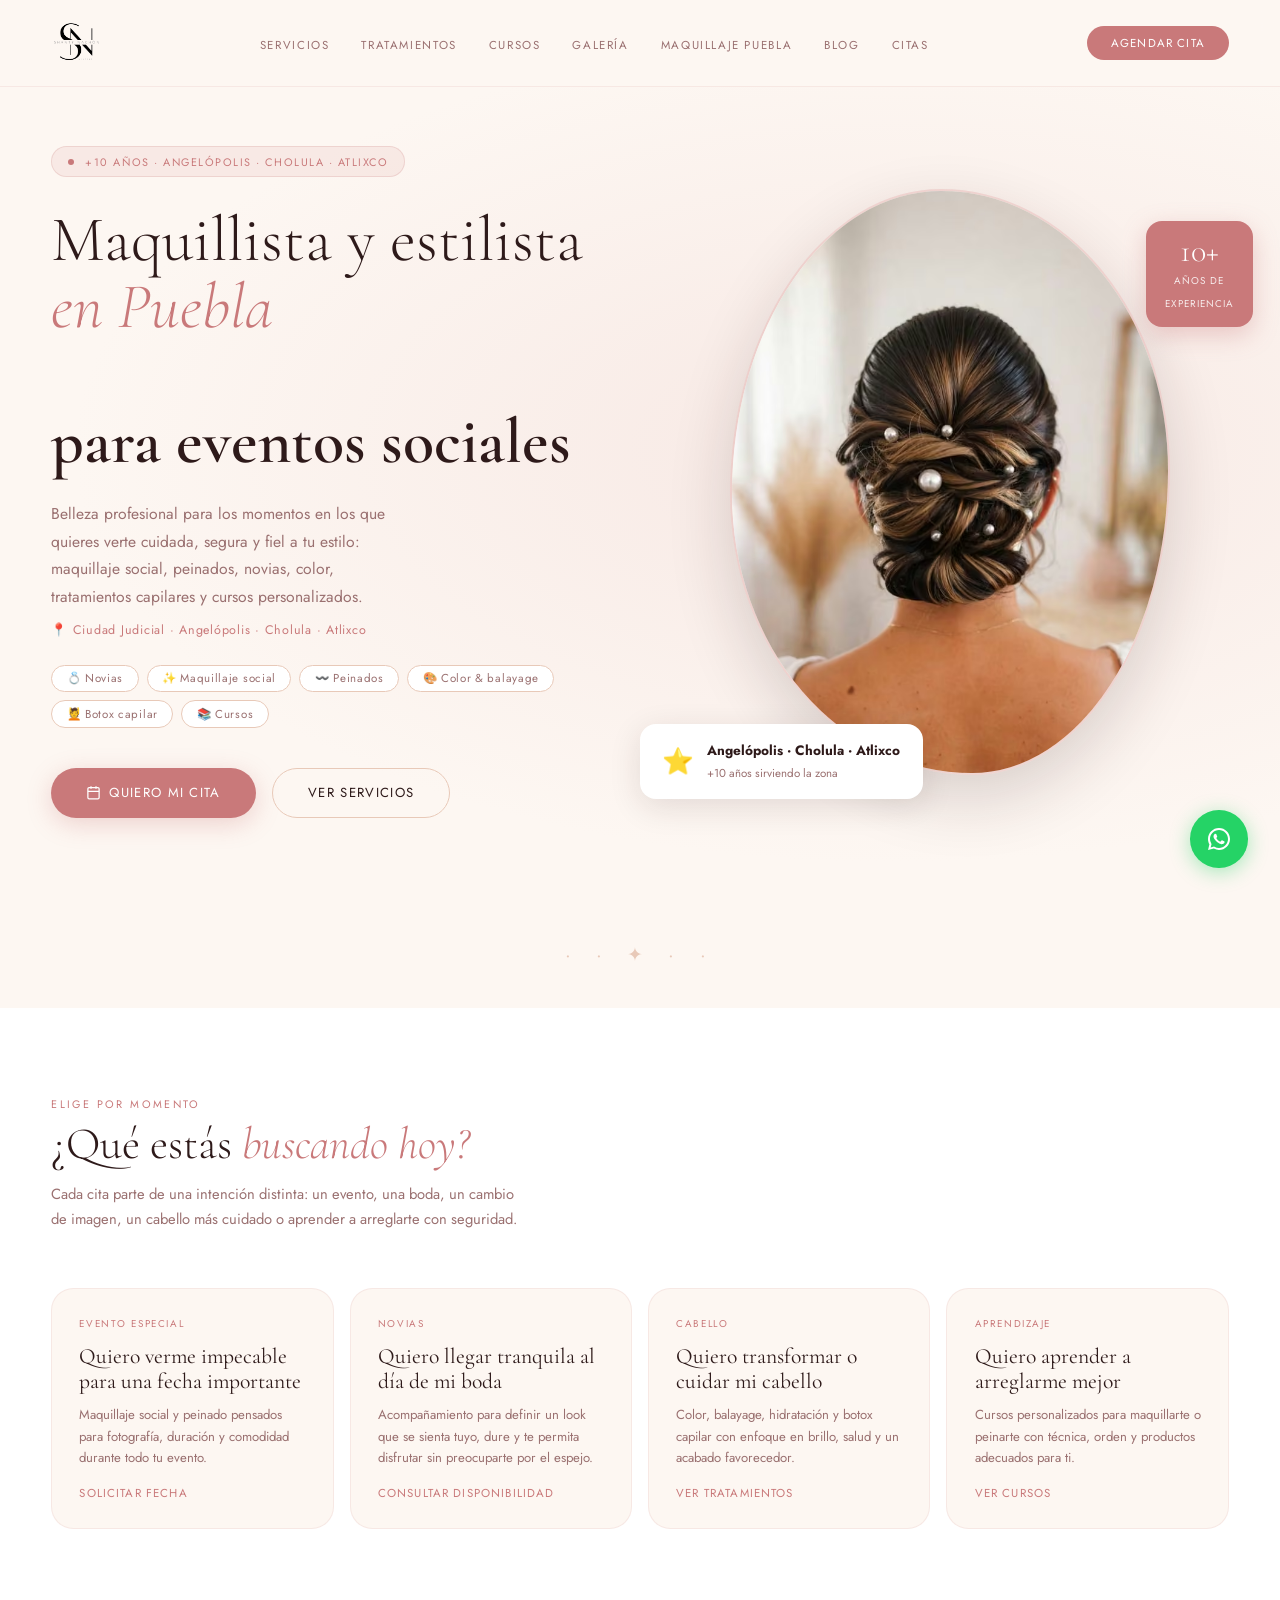
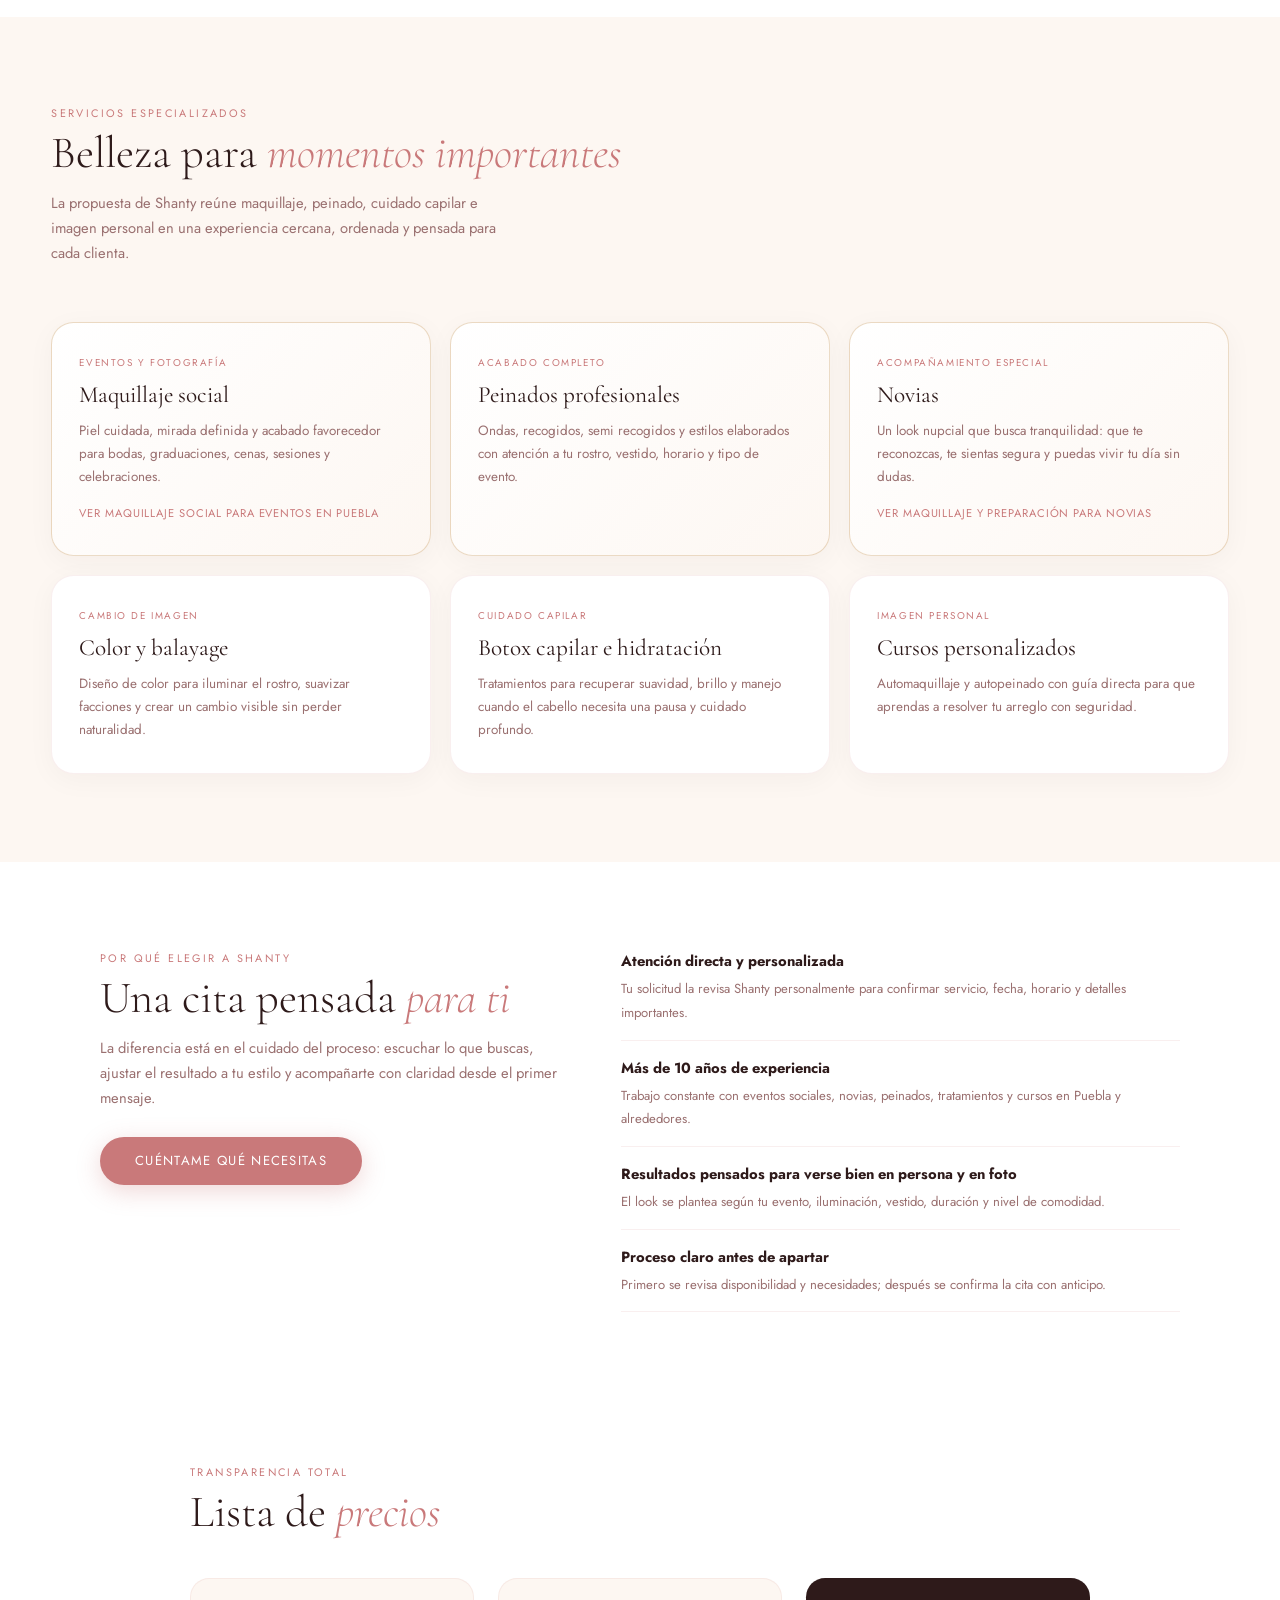
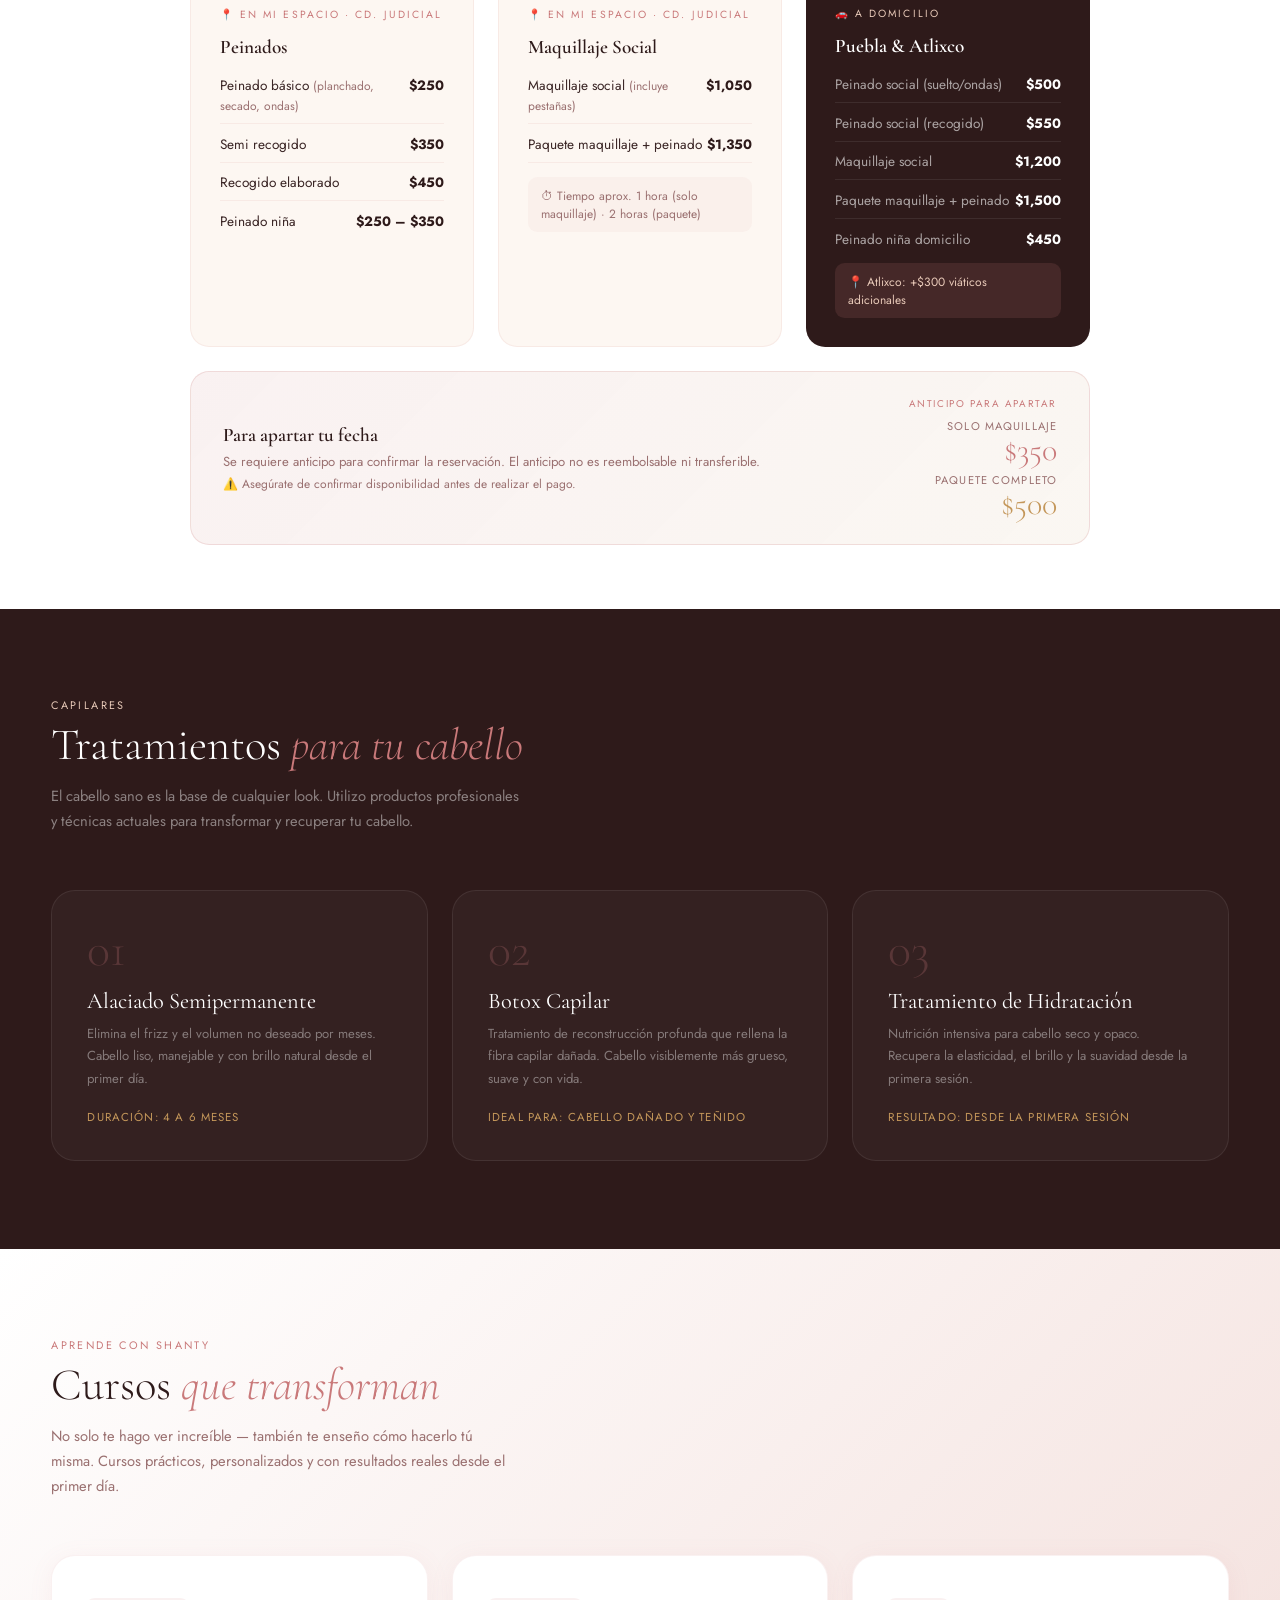
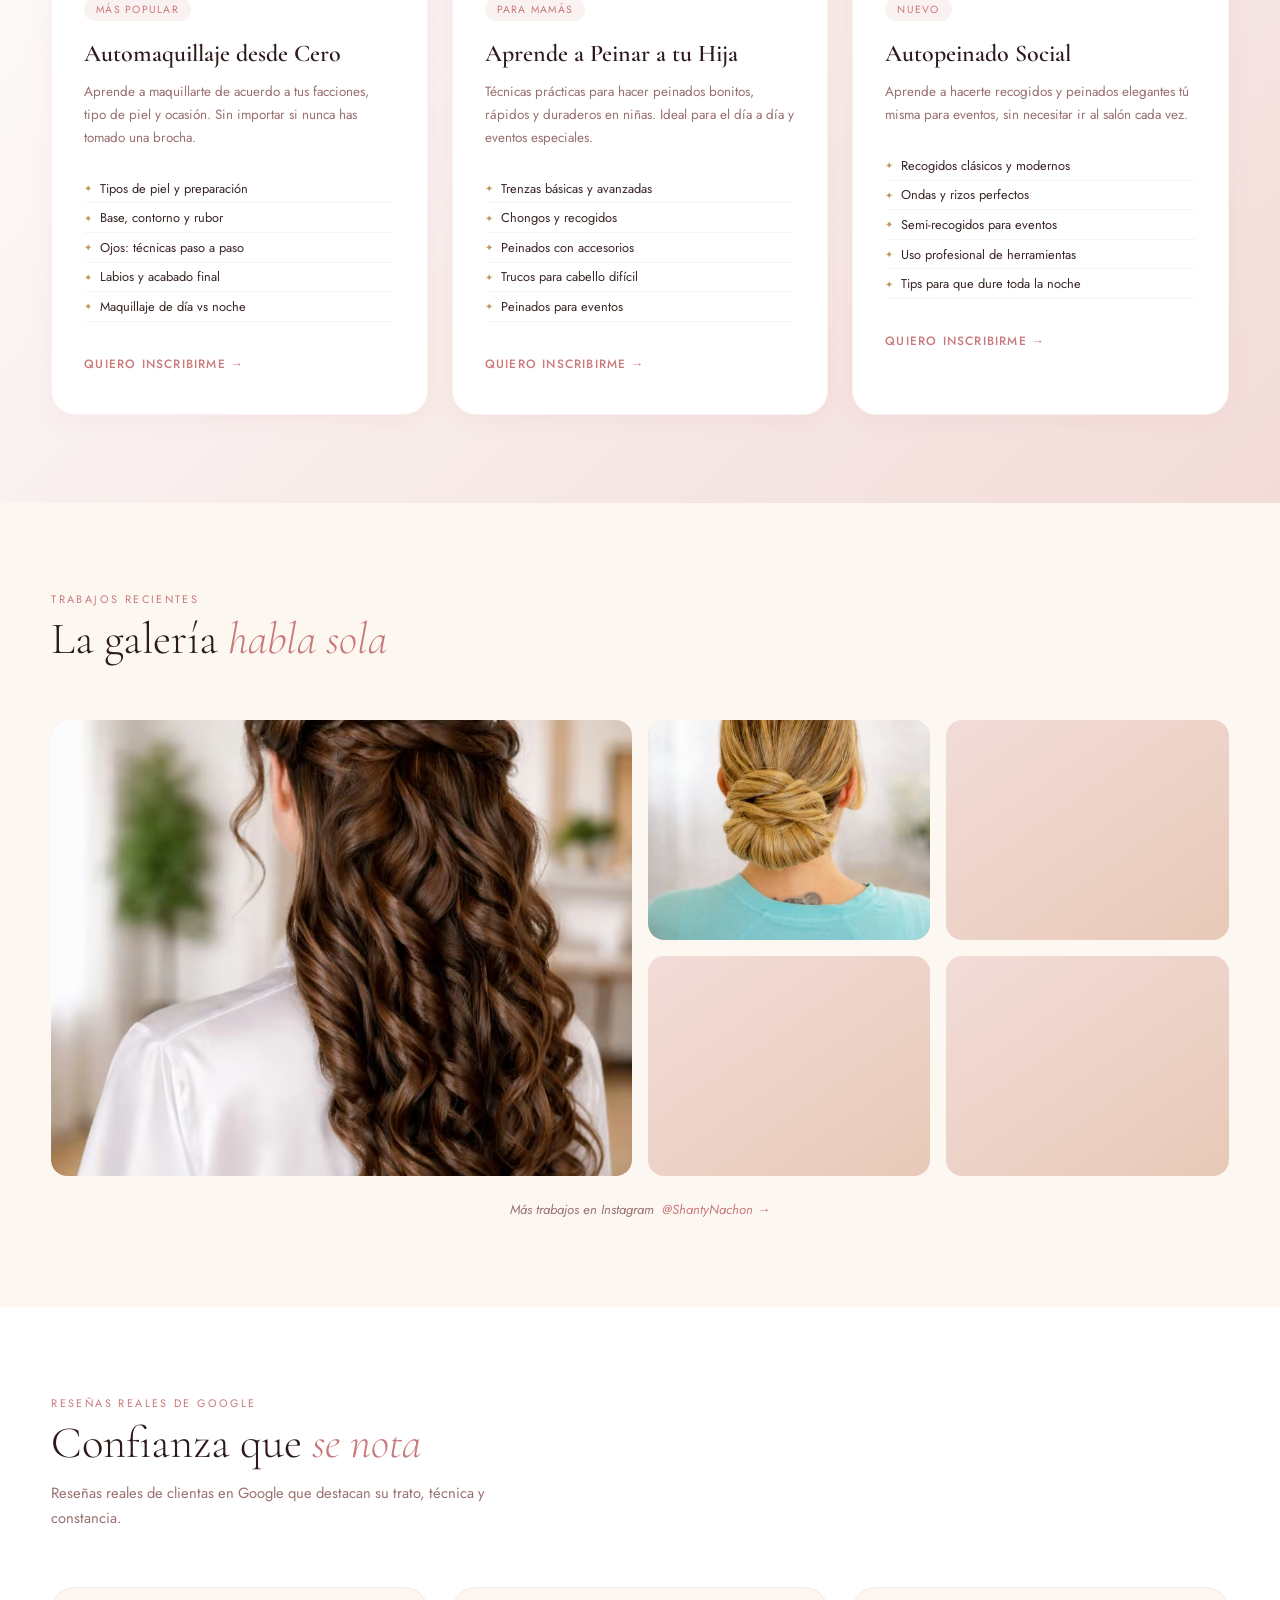
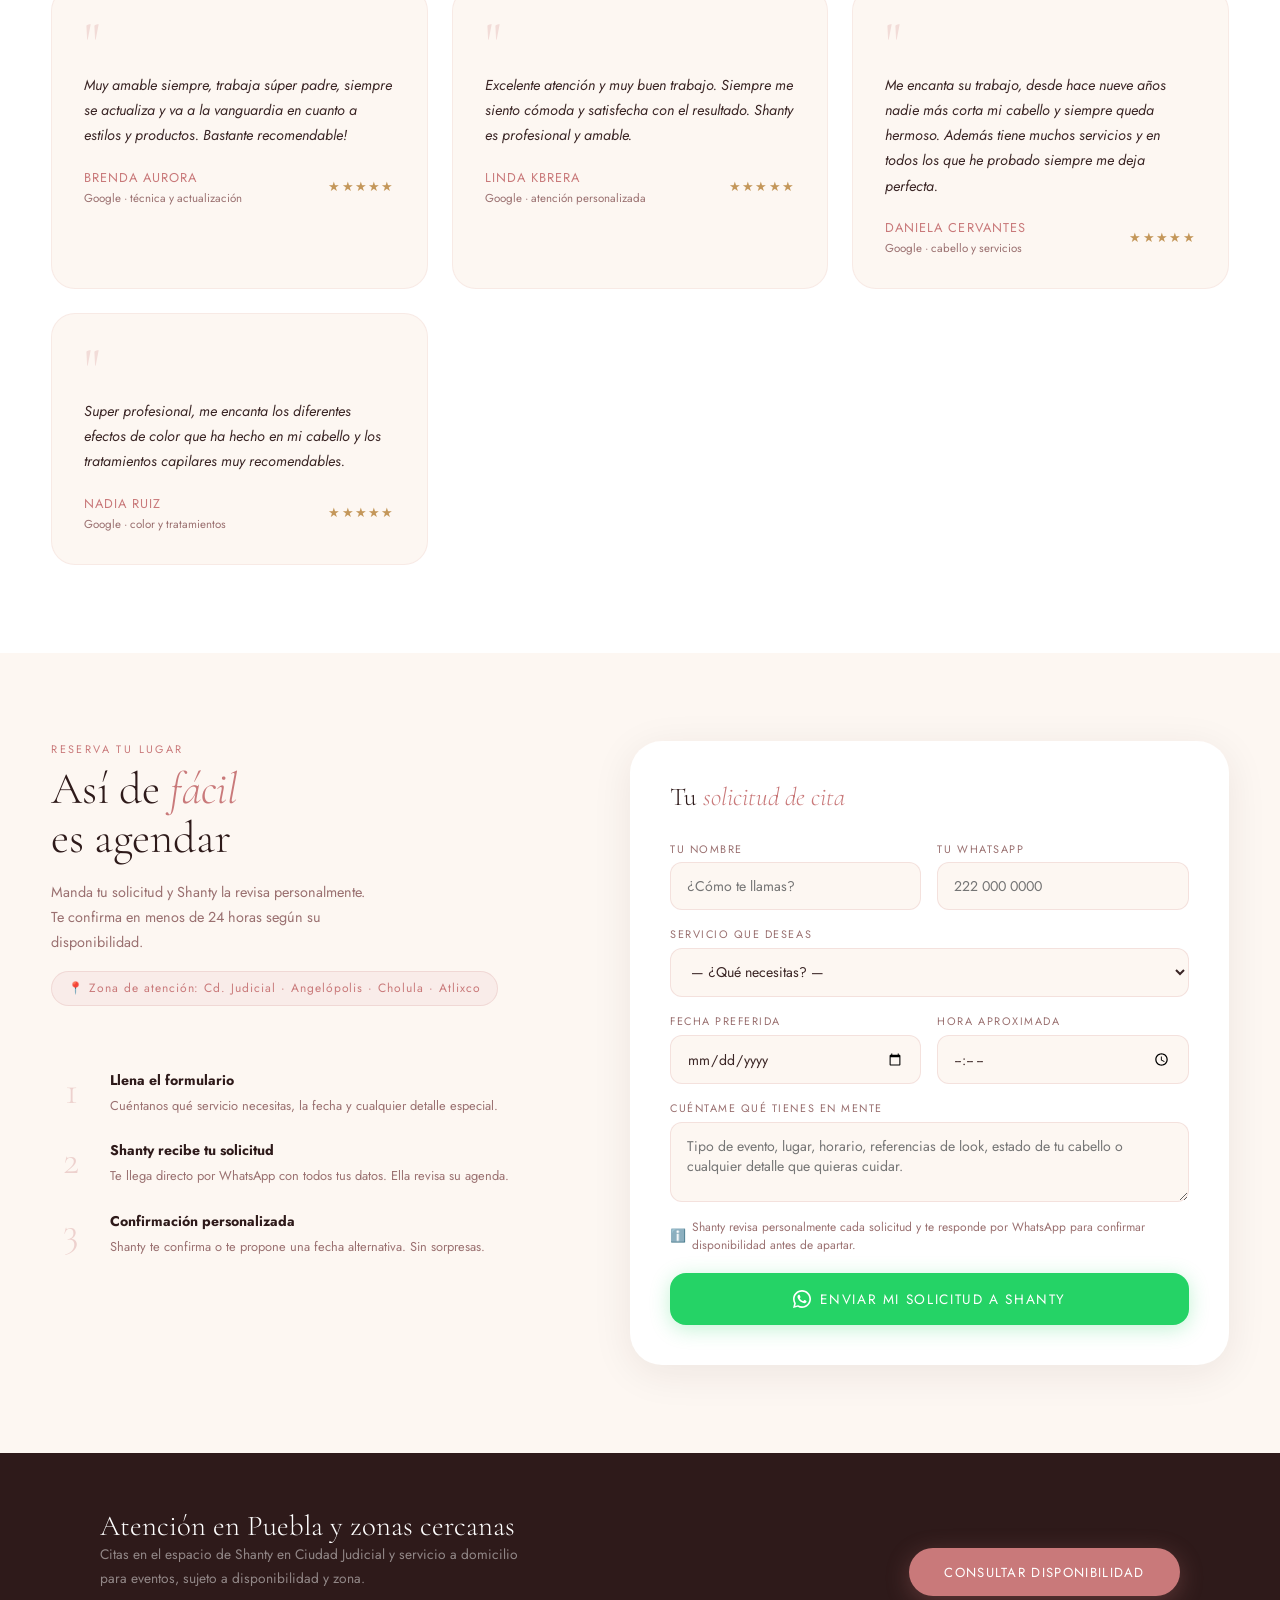
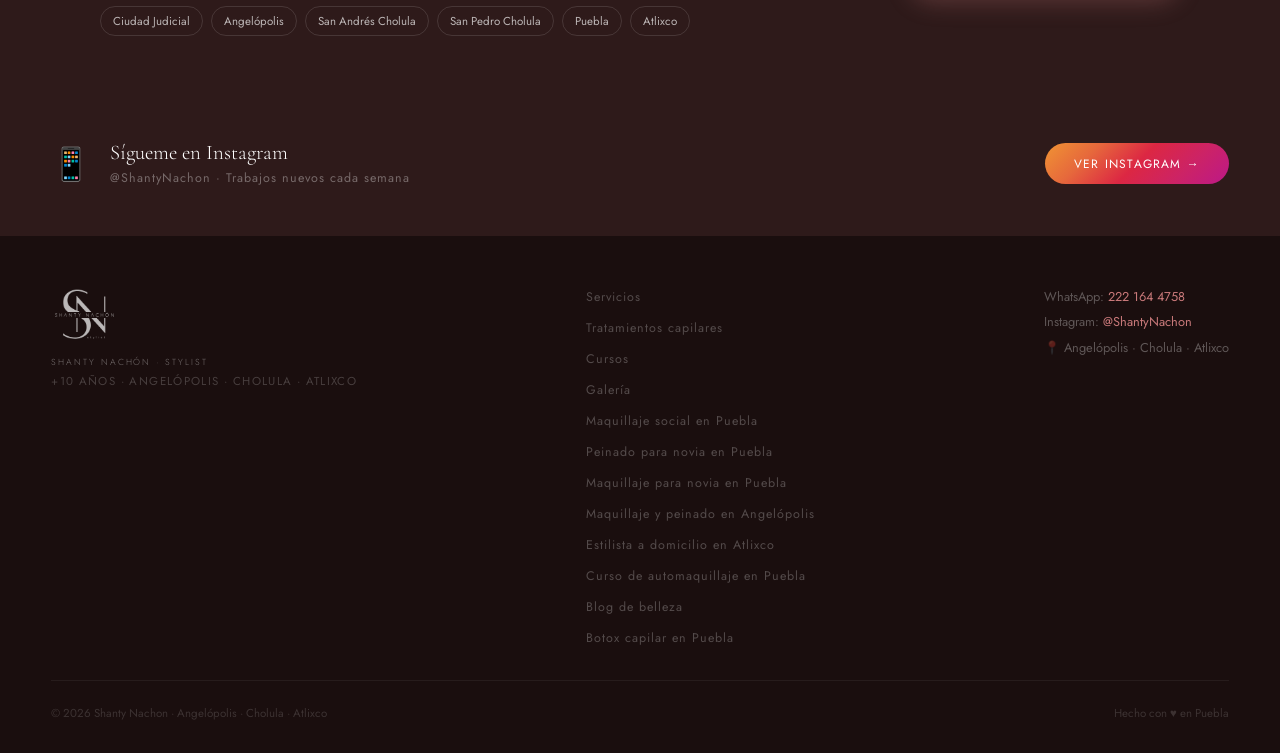
<file: index.html>
<!DOCTYPE html>
<html lang="es">
<head>
  <meta charset="UTF-8"/>
  <meta name="robots" content="index, follow"/>
  <meta name="author" content="Shanty Nachón Stylist"/>
  <meta name="geo.region" content="MX-PUE"/>
  <meta name="geo.placename" content="Puebla, México"/>
  <link rel="canonical" href="https://shantynachon.com"/>
  <link rel="sitemap" type="application/xml" href="https://shantynachon.com/sitemap.xml"/>
  <!-- Open Graph para redes sociales -->
  <meta property="og:title" content="Shanty Nachón Stylist | Maquillista y estilista en Puebla"/>
  <meta property="og:description" content="Maquillista y estilista en Puebla para bodas, XV años, graduaciones y eventos sociales en Angelópolis, Cholula y Atlixco. Más de 10 años de experiencia."/>
  <meta property="og:url" content="https://shantynachon.com"/>
  <meta property="og:type" content="website"/>
  <meta property="og:locale" content="es_MX"/>
  <!-- Schema.org LocalBusiness -->
  <script type="application/ld+json">
  {
    "@context": "https://schema.org",
    "@type": "BeautySalon",
    "name": "Shanty Nachón Stylist",
    "description": "Maquillista y estilista profesional con más de 10 años de experiencia en Puebla. Peinados y maquillaje para bodas, XV años, graduaciones y eventos sociales. Tratamientos capilares y cursos de automaquillaje.",
    "url": "https://shantynachon.com",
    "telephone": "+522221644758",
    "address": {
      "@type": "PostalAddress",
      "streetAddress": "Ciudad Judicial",
      "addressLocality": "San Andrés Cholula",
      "addressRegion": "Puebla",
      "postalCode": "72810",
      "addressCountry": "MX"
    },
    "areaServed": ["Angelópolis", "Cholula", "Atlixco", "Puebla"],
    "priceRange": "$$",
    "openingHours": "Mo-Sa 09:00-21:00",
    "sameAs": [
      "https://instagram.com/shantynachon",
      "https://wa.me/522221644758"
    ],
    "hasOfferCatalog": {
      "@type": "OfferCatalog",
      "name": "Servicios de Estilismo",
      "itemListElement": [
        {"@type": "Offer", "itemOffered": {"@type": "Service", "name": "Peinado para novia"}},
        {"@type": "Offer", "itemOffered": {"@type": "Service", "name": "Maquillaje social"}},
        {"@type": "Offer", "itemOffered": {"@type": "Service", "name": "Peinado XV años"}},
        {"@type": "Offer", "itemOffered": {"@type": "Service", "name": "Alaciado semipermanente"}},
        {"@type": "Offer", "itemOffered": {"@type": "Service", "name": "Botox capilar"}},
        {"@type": "Offer", "itemOffered": {"@type": "Service", "name": "Curso de automaquillaje"}}
      ]
    }
  }
  </script>
  <meta name="viewport" content="width=device-width, initial-scale=1.0"/>
  <title>Maquillista y Estilista en Puebla | Peinados y Maquillaje Social | Shanty Nachón</title>
  <meta name="keywords" content="maquillista en Puebla, maquillista Puebla, estilista Angelópolis, estilista Puebla, estilista Cholula, estilista Atlixco, estilista Cd Judicial Puebla, peinado novia Puebla, peinado XV años Puebla, peinado graduación Puebla, maquillaje social Puebla, maquillaje XV años Puebla, maquillaje novia Puebla, alaciado semipermanente Puebla, botox capilar Puebla, tratamiento capilar Puebla, cursos de maquillaje Puebla, curso automaquillaje Puebla, peinado para eventos Puebla, estilista a domicilio Puebla, Shanty Nachon stylist"/>
  <meta name="description" content="Maquillista y estilista profesional en Puebla con más de 10 años de experiencia. Peinados y maquillaje para bodas, XV años, graduaciones y eventos sociales en Angelópolis, Ciudad Judicial, Cholula y Atlixco."/>
  <meta property="og:image" content="https://shantynachon.com/og-image.png"/>
  <link href="https://fonts.googleapis.com/css2?family=Cormorant+Garamond:ital,wght@0,300;0,400;0,600;1,300;1,400;1,600&family=Jost:wght@200;300;400;500&family=Libre+Baskerville:ital,wght@0,400;0,700;1,400&display=swap" rel="stylesheet"/>
  <style>
    *, *::before, *::after { box-sizing: border-box; margin: 0; padding: 0; }
    :root {
      --rose:   #c9797a;
      --blush:  #f2dcd8;
      --cream:  #fdf7f2;
      --warm:   #e8c9b8;
      --gold:   #c4975a;
      --deep:   #2e1a1a;
      --text:   #3a2525;
      --muted:  #9a7070;
    }
    html { scroll-behavior: smooth; }
    body { font-family: 'Jost', sans-serif; background: var(--cream); color: var(--text); overflow-x: hidden; }
    .hero-photo-frame picture,
    .galeria-item picture {
      display: block;
      width: 100%;
      height: 100%;
    }

    /* ── NAV ── */
    nav {
      position: fixed; top: 0; left: 0; right: 0; z-index: 100;
      display: flex; align-items: center; justify-content: space-between;
      padding: 1.2rem 4vw;
      background: rgba(253,247,242,.92);
      backdrop-filter: blur(14px);
      border-bottom: 1px solid rgba(201,121,122,.12);
    }
    .nav-logo {
      text-decoration: none; display: flex; flex-direction: column; line-height: 1; gap: 1px;
    }
    .nav-logo-sn {
      font-family: 'Libre Baskerville', Georgia, serif;
      font-size: 1.6rem; font-weight: 400; font-style: italic;
      color: var(--deep); letter-spacing: -.03em; line-height: .95;
    }
    .nav-logo-rule {
      width: 100%; height: .5px;
      background: linear-gradient(90deg, var(--rose), var(--gold));
      margin: 2px 0 1px;
    }
    .nav-logo-sub {
      font-family: 'Jost', sans-serif; font-size: .46rem; font-weight: 300;
      letter-spacing: .22em; text-transform: uppercase; color: var(--muted);
    }
    .nav-links { display: flex; gap: 2rem; list-style: none; }
    .nav-links a {
      font-size: .72rem; letter-spacing: .14em; text-transform: uppercase;
      color: var(--muted); text-decoration: none; transition: color .2s;
    }
    .nav-links a:hover { color: var(--rose); }
    .nav-cta {
      background: var(--rose); color: #fff; border: none; border-radius: 2rem;
      padding: .55rem 1.5rem; font-size: .72rem; letter-spacing: .1em;
      text-transform: uppercase; cursor: pointer; text-decoration: none;
      transition: background .2s, transform .15s;
    }
    .nav-cta:hover { background: var(--deep); transform: translateY(-1px); }

    /* ── HERO ── */
    .hero {
      min-height: 100vh;
      display: grid; grid-template-columns: 1fr 1fr;
      align-items: center; gap: 4rem;
      padding: 8rem 4vw 4rem;
      position: relative; overflow: hidden;
    }
    .hero-bg {
      position: absolute; inset: 0; z-index: 0;
      background: radial-gradient(ellipse at 70% 50%, rgba(242,220,216,.55) 0%, transparent 65%);
    }
    .hero-text { position: relative; z-index: 1; }
    .hero-badge-top {
      display: inline-flex; align-items: center; gap: .7rem;
      background: rgba(201,121,122,.1); border: 1px solid rgba(201,121,122,.2);
      border-radius: 2rem; padding: .4rem 1rem;
      font-size: .68rem; letter-spacing: .14em; text-transform: uppercase;
      color: var(--rose); margin-bottom: 1.8rem;
      opacity: 0; animation: fadeUp .6s .1s forwards;
    }
    .hero-badge-top::before { content: ''; width: 6px; height: 6px; background: var(--rose); border-radius: 50%; display: block; }
    .hero-title {
      font-family: 'Cormorant Garamond', serif;
      font-size: clamp(2.8rem, 5vw, 5.2rem);
      font-weight: 300; line-height: 1.05; color: var(--deep);
      opacity: 0; animation: fadeUp .7s .25s forwards;
    }
    .hero-title em { font-style: italic; color: var(--rose); display: block; }
    .hero-title strong { font-weight: 600; }
    .hero-sub {
      margin-top: 1.6rem; font-size: .98rem; color: var(--muted);
      line-height: 1.75; max-width: 40ch;
      opacity: 0; animation: fadeUp .7s .4s forwards;
    }
    .hero-pills {
      display: flex; flex-wrap: wrap; gap: .5rem; margin-top: 1.4rem;
      opacity: 0; animation: fadeUp .7s .5s forwards;
    }
    .pill {
      background: #fff; border: 1px solid var(--warm);
      border-radius: 2rem; padding: .3rem .9rem;
      font-size: .72rem; color: var(--muted); letter-spacing: .06em;
    }
    .hero-actions {
      display: flex; gap: 1rem; flex-wrap: wrap; margin-top: 2.5rem;
      opacity: 0; animation: fadeUp .7s .6s forwards;
    }
    .btn-primary {
      background: var(--rose); color: #fff; border: none; border-radius: 2rem;
      padding: .9rem 2.2rem; font-size: .82rem; letter-spacing: .1em;
      text-transform: uppercase; cursor: pointer; text-decoration: none;
      display: inline-flex; align-items: center; gap: .5rem;
      transition: all .2s; box-shadow: 0 6px 24px rgba(201,121,122,.3);
    }
    .btn-primary:hover { background: var(--deep); transform: translateY(-2px); box-shadow: 0 10px 32px rgba(46,26,26,.22); }
    .btn-secondary {
      background: transparent; color: var(--deep);
      border: 1.5px solid var(--warm); border-radius: 2rem;
      padding: .9rem 2.2rem; font-size: .82rem; letter-spacing: .1em;
      text-transform: uppercase; cursor: pointer; text-decoration: none;
      transition: border-color .2s, color .2s;
    }
    .btn-secondary:hover { border-color: var(--rose); color: var(--rose); }

    .hero-image {
      position: relative; z-index: 1;
      opacity: 0; animation: fadeIn .9s .35s forwards;
    }
    .hero-photo-frame {
      width: 100%; max-width: 440px; margin: 0 auto;
      aspect-ratio: 3/4; border-radius: 48% 52% 45% 55% / 52% 48% 52% 48%;
      overflow: hidden; position: relative;
      border: 2px solid rgba(201,121,122,.25);
      box-shadow: 0 24px 64px rgba(46,26,26,.16);
    }
    .hero-photo-placeholder {
      width: 100%; height: 100%;
      background: linear-gradient(145deg, var(--blush) 0%, var(--warm) 55%, #dba888 100%);
      display: flex; flex-direction: column; align-items: center; justify-content: center; gap: .8rem;
    }
    .hero-photo-placeholder p { font-family: 'Cormorant Garamond', serif; font-style: italic; color: var(--deep); opacity: .4; font-size: .9rem; text-align: center; padding: 0 2rem; }
    .hero-float-card {
      position: absolute; bottom: -1.5rem; left: -2rem;
      background: #fff; border-radius: 1rem; padding: 1rem 1.4rem;
      box-shadow: 0 8px 32px rgba(46,26,26,.12);
      display: flex; align-items: center; gap: .8rem;
    }
    .hero-float-icon { font-size: 1.6rem; }
    .hero-float-text strong { display: block; font-size: .85rem; color: var(--deep); }
    .hero-float-text span { font-size: .72rem; color: var(--muted); }
    .hero-float-card2 {
      position: absolute; top: 2rem; right: -1.5rem;
      background: var(--rose); color: #fff; border-radius: 1rem;
      padding: .9rem 1.2rem; text-align: center;
      box-shadow: 0 8px 24px rgba(201,121,122,.35);
    }
    .hero-float-card2 strong { display: block; font-family: 'Cormorant Garamond', serif; font-size: 2rem; font-weight: 300; line-height: 1; }
    .hero-float-card2 span { font-size: .62rem; letter-spacing: .1em; text-transform: uppercase; opacity: .85; }

    /* ── DIVIDER ── */
    .ornament { text-align: center; padding: 2.5rem 0; color: var(--warm); font-size: 1.2rem; letter-spacing: .5em; }

    /* ── SECCIONES GENERALES ── */
    .section { padding: 5.5rem 4vw; }
    .section-header { margin-bottom: 3.5rem; }
    .section-tag {
      font-size: .68rem; letter-spacing: .22em; text-transform: uppercase;
      color: var(--rose); margin-bottom: .5rem; display: block;
    }
    .section-title {
      font-family: 'Cormorant Garamond', serif;
      font-size: clamp(2rem, 3.5vw, 3rem); font-weight: 300; color: var(--deep); line-height: 1.1;
    }
    .section-title em { font-style: italic; color: var(--rose); }
    .section-sub { margin-top: .8rem; color: var(--muted); font-size: .92rem; line-height: 1.7; max-width: 52ch; }

    /* ── NECESIDADES ── */
    .needs { background:#fff; padding:5.5rem 4vw; }
    .needs-grid {
      display:grid; grid-template-columns:repeat(auto-fit, minmax(210px, 1fr));
      gap:1rem; margin-top:3rem;
    }
    .need-card {
      background:var(--cream); border:1px solid rgba(201,121,122,.12);
      border-radius:1.4rem; padding:1.7rem; text-decoration:none;
      transition:transform .22s, box-shadow .22s, border-color .22s;
      display:flex; flex-direction:column; min-height:190px;
    }
    .need-card:hover {
      transform:translateY(-4px); box-shadow:0 16px 42px rgba(46,26,26,.08);
      border-color:rgba(201,121,122,.28);
    }
    .need-kicker {
      font-size:.62rem; letter-spacing:.16em; text-transform:uppercase;
      color:var(--rose); margin-bottom:.8rem;
    }
    .need-title {
      font-family:'Cormorant Garamond', serif; font-size:1.35rem;
      line-height:1.15; color:var(--deep); margin-bottom:.65rem;
    }
    .need-copy { color:var(--muted); font-size:.82rem; line-height:1.65; }
    .need-link {
      margin-top:auto; padding-top:1rem; color:var(--rose);
      font-size:.72rem; letter-spacing:.1em; text-transform:uppercase;
    }

    /* ── SERVICIOS ── */
    .service-overview { background:var(--cream); padding:5.5rem 4vw; }
    .service-grid {
      display:grid; grid-template-columns:repeat(3, minmax(0, 1fr));
      gap:1.2rem; margin-top:3rem;
    }
    .service-card {
      background:#fff; border:1px solid rgba(201,121,122,.12);
      border-radius:1.4rem; padding:2rem 1.7rem;
      box-shadow:0 6px 28px rgba(46,26,26,.04);
    }
    .service-card.highlight {
      border-color:rgba(196,151,90,.34);
      background:linear-gradient(135deg,#fff 0%,#fdf7f2 100%);
    }
    .service-eyebrow {
      font-size:.62rem; letter-spacing:.16em; text-transform:uppercase;
      color:var(--rose); margin-bottom:.75rem;
    }
    .service-name {
      font-family:'Cormorant Garamond', serif; color:var(--deep);
      font-size:1.45rem; line-height:1.15; margin-bottom:.7rem;
    }
    .service-copy { color:var(--muted); font-size:.84rem; line-height:1.7; }
    .service-card .text-link {
      display:inline-block; margin-top:1rem; color:var(--rose);
      font-size:.7rem; letter-spacing:.08em; text-transform:uppercase;
      text-decoration:none;
    }
    .service-card .text-link:hover { color:var(--deep); }

    /* ── CONFIANZA ── */
    .trust { background:#fff; padding:5.5rem 4vw; }
    .trust-inner {
      display:grid; grid-template-columns:.9fr 1.1fr; gap:4rem;
      align-items:start; max-width:1080px; margin:0 auto;
    }
    .trust-list { display:grid; gap:1rem; }
    .trust-item {
      border-bottom:1px solid rgba(201,121,122,.12);
      padding-bottom:1rem;
    }
    .trust-item strong {
      display:block; color:var(--deep); font-size:.92rem; margin-bottom:.25rem;
    }
    .trust-item span { color:var(--muted); font-size:.82rem; line-height:1.65; }

    /* ── UBICACIÓN ── */
    .location-band {
      background:var(--deep); color:#fff; padding:3.5rem 4vw;
    }
    .location-inner {
      max-width:1080px; margin:0 auto; display:flex; justify-content:space-between;
      align-items:center; gap:2rem; flex-wrap:wrap;
    }
    .location-title {
      font-family:'Cormorant Garamond', serif; font-size:1.8rem;
      font-weight:300; line-height:1.15;
    }
    .location-copy { color:rgba(255,255,255,.48); font-size:.86rem; line-height:1.75; max-width:56ch; }
    .location-tags { display:flex; flex-wrap:wrap; gap:.5rem; margin-top:1rem; }
    .location-tags span {
      border:1px solid rgba(255,255,255,.12); border-radius:2rem;
      padding:.35rem .75rem; color:rgba(255,255,255,.68); font-size:.72rem;
    }

    /* ── EVENTOS ── */
    .eventos-grid {
      display: grid; grid-template-columns: repeat(auto-fit, minmax(200px, 1fr)); gap: 1.2rem;
    }
    .evento-card {
      background: #fff; border: 1px solid rgba(201,121,122,.1);
      border-radius: 1.5rem; padding: 2rem 1.6rem;
      text-align: center; transition: all .25s; cursor: default;
      position: relative; overflow: hidden;
    }
    .evento-card::after {
      content: ''; position: absolute; bottom: 0; left: 0; right: 0; height: 3px;
      background: linear-gradient(90deg, var(--rose), var(--gold));
      transform: scaleX(0); transition: transform .3s; transform-origin: center;
    }
    .evento-card:hover { transform: translateY(-5px); box-shadow: 0 16px 40px rgba(201,121,122,.14); }
    .evento-card:hover::after { transform: scaleX(1); }
    .evento-emoji { font-size: 2.2rem; margin-bottom: 1rem; display: block; }
    .evento-name {
      font-family: 'Cormorant Garamond', serif;
      font-size: 1.2rem; font-weight: 600; color: var(--deep); margin-bottom: .4rem;
    }
    .evento-desc { font-size: .8rem; color: var(--muted); line-height: 1.6; }

    /* ── TRATAMIENTOS ── */
    .tratamientos { background: var(--deep); padding: 5.5rem 4vw; }
    .tratamientos .section-tag { color: var(--warm); }
    .tratamientos .section-title { color: #fff; }
    .tratamientos .section-sub { color: rgba(255,255,255,.45); }
    .trat-grid {
      display: grid; grid-template-columns: repeat(auto-fit, minmax(260px, 1fr)); gap: 1.5rem; margin-top: 3rem;
    }
    .trat-card {
      border: 1px solid rgba(255,255,255,.08); border-radius: 1.5rem; padding: 2.2rem;
      background: rgba(255,255,255,.03); transition: all .25s;
    }
    .trat-card:hover { background: rgba(255,255,255,.06); border-color: rgba(201,121,122,.3); transform: translateY(-3px); }
    .trat-number {
      font-family: 'Cormorant Garamond', serif; font-size: 3rem; font-weight: 300;
      color: rgba(201,121,122,.25); line-height: 1; margin-bottom: .8rem;
    }
    .trat-name {
      font-family: 'Cormorant Garamond', serif; font-size: 1.4rem; font-weight: 400;
      color: #fff; margin-bottom: .6rem;
    }
    .trat-desc { font-size: .82rem; color: rgba(255,255,255,.4); line-height: 1.7; margin-bottom: 1.2rem; }
    .trat-benefit {
      font-size: .72rem; letter-spacing: .1em; text-transform: uppercase;
      color: var(--gold);
    }

    /* ── CURSOS ── */
    .cursos { background: linear-gradient(135deg, #fff 0%, var(--blush) 100%); padding: 5.5rem 4vw; }
    .cursos-grid { display: grid; grid-template-columns: repeat(auto-fit, minmax(280px, 1fr)); gap: 1.5rem; margin-top: 3rem; }
    .curso-card {
      background: #fff; border-radius: 1.5rem; padding: 2.5rem 2rem;
      box-shadow: 0 4px 24px rgba(201,121,122,.08);
      border: 1px solid rgba(201,121,122,.1);
      transition: all .25s; position: relative; overflow: hidden;
    }
    .curso-card:hover { transform: translateY(-4px); box-shadow: 0 16px 48px rgba(201,121,122,.15); }
    .curso-tag {
      display: inline-block; background: rgba(201,121,122,.1);
      color: var(--rose); border-radius: 1rem; padding: .25rem .75rem;
      font-size: .65rem; letter-spacing: .12em; text-transform: uppercase;
      margin-bottom: 1.2rem;
    }
    .curso-name {
      font-family: 'Cormorant Garamond', serif;
      font-size: 1.5rem; font-weight: 600; color: var(--deep); line-height: 1.2; margin-bottom: .8rem;
    }
    .curso-desc { font-size: .84rem; color: var(--muted); line-height: 1.7; margin-bottom: 1.5rem; }
    .curso-includes { list-style: none; margin-bottom: 1.8rem; }
    .curso-includes li {
      font-size: .8rem; color: var(--text); padding: .3rem 0;
      display: flex; align-items: flex-start; gap: .5rem;
      border-bottom: 1px solid rgba(201,121,122,.08);
    }
    .curso-includes li::before { content: '✦'; color: var(--gold); font-size: .65rem; margin-top: .15rem; flex-shrink: 0; }
    .curso-cta {
      display: inline-flex; align-items: center; gap: .4rem;
      color: var(--rose); font-size: .75rem; letter-spacing: .1em; text-transform: uppercase;
      text-decoration: none; font-weight: 500;
      transition: gap .2s;
    }
    .curso-cta:hover { gap: .7rem; }

    /* ── GALERÍA ── */
    .galeria { padding: 5.5rem 4vw; }
    .galeria-grid {
      display: grid;
      grid-template-columns: repeat(4, 1fr);
      grid-template-rows: repeat(2, 220px);
      gap: 1rem; margin-top: 3rem;
    }
    .galeria-item {
      border-radius: 1rem; overflow: hidden;
      background: linear-gradient(145deg, var(--blush), var(--warm));
      display: flex; align-items: center; justify-content: center;
      font-family: 'Cormorant Garamond', serif; font-style: italic;
      color: var(--muted); font-size: .85rem; text-align: center; padding: 1rem;
      transition: transform .3s;
    }
    .galeria-item:hover { transform: scale(1.02); }
    .galeria-item.featured { grid-column: span 2; grid-row: span 2; font-size: 1rem; }
    .galeria-item img { width: 100%; height: 100%; object-fit: cover; }

    /* ── CITAS ── */
    .citas { background: var(--cream); padding: 5.5rem 4vw; }
    .citas-inner {
      display: grid; grid-template-columns: 1fr 1.2fr; gap: 5rem; align-items: start;
    }
    .citas-inner > * { min-width: 0; }
    .citas-left {}
    .citas-how { margin-top: 2.5rem; display: flex; flex-direction: column; gap: 1.5rem; }
    .how-step { display: flex; gap: 1.2rem; align-items: flex-start; }
    .how-num {
      font-family: 'Cormorant Garamond', serif; font-size: 2.5rem; font-weight: 300;
      color: rgba(201,121,122,.3); line-height: 1; flex-shrink: 0; width: 2.5rem; text-align: center;
    }
    .how-text strong { display: block; font-size: .88rem; color: var(--deep); margin-bottom: .2rem; }
    .how-text span { font-size: .8rem; color: var(--muted); line-height: 1.6; }

    /* FORM */
    .booking-form { background: #fff; border-radius: 2rem; padding: 2.5rem; box-shadow: 0 8px 40px rgba(46,26,26,.08); }
    .form-title {
      font-family: 'Cormorant Garamond', serif; font-size: 1.6rem; font-weight: 300;
      color: var(--deep); margin-bottom: 1.8rem;
    }
    .form-title em { font-style: italic; color: var(--rose); }
    .form-grid { display: grid; grid-template-columns: 1fr 1fr; gap: 1rem; margin-bottom: 1rem; }
    .form-group { display: flex; flex-direction: column; gap: .35rem; }
    .form-group.full { grid-column: span 2; }
    label { font-size: .68rem; letter-spacing: .14em; text-transform: uppercase; color: var(--muted); }
    input, select, textarea {
      border: 1.5px solid rgba(201,121,122,.18); border-radius: .75rem;
      padding: .8rem 1rem; font-family: 'Jost', sans-serif; font-size: .88rem;
      color: var(--text); background: var(--cream); outline: none;
      transition: border-color .2s, box-shadow .2s;
    }
    input:focus, select:focus, textarea:focus {
      border-color: var(--rose); box-shadow: 0 0 0 3px rgba(201,121,122,.1);
      background: #fff;
    }
    textarea { resize: vertical; min-height: 80px; }
    .form-note {
      font-size: .75rem; color: var(--muted); margin: .8rem 0 1.2rem;
      display: flex; align-items: center; gap: .4rem;
    }
    .form-note::before { content: 'ℹ️'; font-size: .8rem; }
    .btn-wa {
      width: 100%; background: #25D366; color: #fff; border: none; border-radius: 1rem;
      padding: 1rem; font-size: .85rem; letter-spacing: .12em; text-transform: uppercase;
      cursor: pointer; display: flex; align-items: center; justify-content: center; gap: .6rem;
      transition: all .2s; box-shadow: 0 4px 20px rgba(37,211,102,.28);
      font-family: 'Jost', sans-serif;
    }
    .btn-wa:hover { background: #20b858; transform: translateY(-1px); box-shadow: 0 8px 28px rgba(37,211,102,.38); }

    /* ── TESTIMONIOS ── */
    .testimonios { background: #fff; padding: 5.5rem 4vw; }
    .test-grid { display: grid; grid-template-columns: repeat(auto-fit, minmax(280px, 1fr)); gap: 1.5rem; margin-top: 3rem; }
    .test-card {
      background: var(--cream); border-radius: 1.5rem; padding: 2rem;
      border: 1px solid rgba(201,121,122,.1); position: relative;
    }
    .test-quote {
      font-family: 'Cormorant Garamond', serif; font-size: 3.5rem;
      color: var(--blush); line-height: .8; margin-bottom: .5rem;
    }
    .test-text { font-size: .9rem; color: var(--text); line-height: 1.75; font-style: italic; margin-bottom: 1.2rem; }
    .test-author { display: flex; align-items: center; justify-content: space-between; }
    .test-name { font-size: .8rem; color: var(--rose); letter-spacing: .08em; text-transform: uppercase; }
    .test-stars { color: var(--gold); font-size: .8rem; letter-spacing: .1em; }
    .test-event { font-size: .72rem; color: var(--muted); margin-top: .2rem; }

    /* ── INSTAGRAM STRIP ── */
    .ig-strip {
      background: var(--deep); padding: 3rem 4vw;
      display: flex; align-items: center; justify-content: space-between; flex-wrap: wrap; gap: 1.5rem;
    }
    .ig-left { display: flex; align-items: center; gap: 1.2rem; }
    .ig-icon { font-size: 2rem; }
    .ig-text strong { display: block; color: #fff; font-family: 'Cormorant Garamond', serif; font-size: 1.3rem; font-weight: 300; }
    .ig-text span { font-size: .78rem; color: rgba(255,255,255,.35); letter-spacing: .08em; }
    .btn-ig {
      background: linear-gradient(135deg, #f09433, #e6683c, #dc2743, #cc2366, #bc1888);
      color: #fff; border: none; border-radius: 2rem; padding: .7rem 1.8rem;
      font-size: .75rem; letter-spacing: .1em; text-transform: uppercase;
      cursor: pointer; text-decoration: none; transition: opacity .2s, transform .15s;
    }
    .btn-ig:hover { opacity: .85; transform: translateY(-1px); }

    /* ── FOOTER ── */
    footer {
      background: #1a0e0e; padding: 3rem 4vw 2rem;
    }
    .footer-top {
      display: flex; align-items: flex-start; justify-content: space-between;
      flex-wrap: wrap; gap: 2rem; padding-bottom: 2rem;
      border-bottom: 1px solid rgba(255,255,255,.06);
    }
    .footer-brand {}
    .footer-logo {
      font-family: 'Libre Baskerville', Georgia, serif; font-size: 2rem; font-weight: 400;
      font-style: italic; color: rgba(255,255,255,.85); display: block; line-height: 1;
      letter-spacing: -.03em;
    }
    .footer-tagline { font-size: .72rem; letter-spacing: .12em; text-transform: uppercase; color: rgba(255,255,255,.2); }
    .footer-links { list-style: none; display: flex; flex-direction: column; gap: .5rem; }
    .footer-links a { font-size: .78rem; color: rgba(255,255,255,.25); text-decoration: none; letter-spacing: .08em; transition: color .2s; }
    .footer-links a:hover { color: var(--rose); }
    .footer-contact { font-size: .8rem; color: rgba(255,255,255,.3); line-height: 2; }
    .footer-contact a { color: var(--rose); text-decoration: none; }
    .footer-bottom {
      padding-top: 1.5rem; display: flex; align-items: center; justify-content: space-between;
      flex-wrap: wrap; gap: 1rem; font-size: .72rem; color: rgba(255,255,255,.15);
    }

    /* ── FAB ── */
    .fab {
      position: fixed; bottom: 2rem; right: 2rem; z-index: 200;
      background: #25D366; color: #fff; border: none; border-radius: 50%;
      width: 3.6rem; height: 3.6rem;
      display: flex; align-items: center; justify-content: center;
      box-shadow: 0 4px 20px rgba(37,211,102,.4);
      text-decoration: none; transition: transform .2s;
      animation: waPulse 2.5s ease-in-out infinite;
    }
    .fab:hover { transform: scale(1.1); animation: none; }
    @keyframes waPulse {
      0%,100% { box-shadow: 0 4px 20px rgba(37,211,102,.4); }
      50% { box-shadow: 0 4px 30px rgba(37,211,102,.65), 0 0 0 10px rgba(37,211,102,.1); }
    }

    /* ── ANIMATIONS ── */
    @keyframes fadeUp { from { opacity:0; transform:translateY(22px); } to { opacity:1; transform:translateY(0); } }
    @keyframes fadeIn  { from { opacity:0; } to { opacity:1; } }
    .reveal { opacity:0; transform:translateY(24px); transition: opacity .65s ease, transform .65s ease; }
    .reveal.visible { opacity:1; transform:translateY(0); }

    /* ── RESPONSIVE ── */
    @media(max-width:900px){
      .nav-links { display:none; }
      .hero { grid-template-columns:1fr; padding:7rem 4vw 4rem; }
      .hero-image { order:-1; }
      .hero-photo-frame { max-width:280px; }
      .citas-inner { grid-template-columns:1fr; gap:3rem; }
      .galeria-grid { grid-template-columns:repeat(2,1fr); grid-template-rows:auto; }
      .galeria-item.featured { grid-column:span 2; }
      .service-grid { grid-template-columns:1fr 1fr; }
      .trust-inner { grid-template-columns:1fr; gap:2.5rem; }
    }
    @media(max-width:600px){
      nav { padding:1rem 4vw; }
      .hero-float-card { left:.25rem; max-width:calc(100% - .5rem); }
      .hero-float-card2 { right:.25rem; }
      .form-grid { grid-template-columns:1fr; }
      .form-group.full { grid-column:span 1; }
      .footer-top { flex-direction:column; }
      .ig-strip { flex-direction:column; text-align:center; }
      .needs, .service-overview, .trust { padding:4.5rem 4vw; }
      .service-grid { grid-template-columns:1fr; }
      .need-card, .service-card { border-radius:1.1rem; }
      .location-inner { align-items:flex-start; }
      .citas-left > p[style*="inline-flex"] { max-width:100%; flex-wrap:wrap; border-radius:1rem; }
    }
  </style>

  <!-- Technical SEO metadata -->
  <meta property="og:image:secure_url" content="https://shantynachon.com/og-image.png">
  <meta property="og:image:type" content="image/png">
  <meta property="og:image:width" content="1200">
  <meta property="og:image:height" content="630">
  <meta property="og:image:alt" content="Shanty Nachon Stylist - maquillaje y peinado profesional en Puebla">
  <meta name="twitter:card" content="summary_large_image">
  <meta name="twitter:title" content="Maquillista y Estilista en Puebla | Peinados y Maquillaje Social | Shanty Nachón">
  <meta name="twitter:description" content="Maquillista y estilista profesional en Puebla con más de 10 años de experiencia. Peinados y maquillaje para bodas, XV años, graduaciones y eventos sociales en Angelópolis, Ciudad Judicial, Cholula y Atlixco.">
  <meta name="twitter:image" content="https://shantynachon.com/og-image.png">
  <meta name="twitter:image:alt" content="Shanty Nachon Stylist - maquillaje y peinado profesional en Puebla">
  <script type="application/ld+json">{"@context":"https://schema.org","@type":"BreadcrumbList","itemListElement":[{"@type":"ListItem","position":1,"name":"Inicio","item":"https://shantynachon.com/"}]}</script>
  <script type="application/ld+json">{"@context":"https://schema.org","@type":"ImageObject","url":"https://shantynachon.com/og-image.png","contentUrl":"https://shantynachon.com/og-image.png","name":"Maquillista y Estilista en Puebla | Peinados y Maquillaje Social | Shanty Nachón","caption":"Maquillista y Estilista en Puebla | Peinados y Maquillaje Social | Shanty Nachón","representativeOfPage":true}</script>
  <script src="/analytics-config.js" defer></script>
  <script src="/analytics.js" defer></script>
</head>
<body>

<!-- ── NAV ── -->
<nav>
  <a href="#" class="nav-logo" style="text-decoration:none;">
    <picture><source srcset="/assets/logo-nav.avif" type="image/avif"><source srcset="/assets/logo-nav.webp" type="image/webp"><img src="/assets/logo-nav.webp" alt="Shanty Nachón Stylist" style="height:48px;width:auto;display:block;" decoding="async"/></picture>
  </a>
  <ul class="nav-links">
    <li><a href="#servicios">Servicios</a></li>
    <li><a href="#tratamientos">Tratamientos</a></li>
    <li><a href="#cursos">Cursos</a></li>
    <li><a href="#galeria">Galería</a></li>
    <li><a href="/maquillaje-social-puebla">Maquillaje Puebla</a></li>
    <li><a href="/blog">Blog</a></li>
    <li><a href="#citas">Citas</a></li>
  </ul>
  <a href="#citas" class="nav-cta">Agendar cita</a>
</nav>

<!-- ── HERO ── -->
<section class="hero">
  <div class="hero-bg"></div>
  <div class="hero-text">
    <div class="hero-badge-top">+10 años · Angelópolis · Cholula · Atlixco</div>
    <h1 class="hero-title">
      Maquillista y estilista<br>
      <em>en Puebla</em><br>
      <strong>para eventos sociales</strong>
    </h1>
    <p class="hero-sub">Belleza profesional para los momentos en los que quieres verte cuidada, segura y fiel a tu estilo: maquillaje social, peinados, novias, color, tratamientos capilares y cursos personalizados.<br><span style="display:inline-flex;align-items:center;gap:.4rem;margin-top:.6rem;font-size:.78rem;color:var(--rose);letter-spacing:.06em;">📍 Ciudad Judicial · Angelópolis · Cholula · Atlixco</span></p>
    <div class="hero-pills">
      <span class="pill">💍 Novias</span>
      <span class="pill">✨ Maquillaje social</span>
      <span class="pill">〰️ Peinados</span>
      <span class="pill">🎨 Color & balayage</span>
      <span class="pill">💆 Botox capilar</span>
      <span class="pill">📚 Cursos</span>
    </div>
    <div class="hero-actions">
      <a href="#citas" class="btn-primary">
        <svg width="15" height="15" viewBox="0 0 24 24" fill="none" stroke="currentColor" stroke-width="2"><rect x="3" y="4" width="18" height="18" rx="2"/><path d="M16 2v4M8 2v4M3 10h18"/></svg>
        Quiero mi cita
      </a>
      <a href="#servicios" class="btn-secondary">Ver servicios</a>
    </div>
  </div>

  <div class="hero-image">
    <div class="hero-photo-frame">
      <picture><source srcset="/assets/hero-peinado-novia.avif" type="image/avif"><source srcset="/assets/hero-peinado-novia.webp" type="image/webp"><img src="/assets/hero-peinado-novia.webp" alt="Peinado novia Shanty Nachón" style="width:100%;height:100%;object-fit:cover;object-position:center top;" decoding="async" loading="eager" fetchpriority="high"/></picture>
    </div>
    <div class="hero-float-card">
      <div class="hero-float-icon">⭐</div>
      <div class="hero-float-text">
        <strong>Angelópolis · Cholula · Atlixco</strong>
        <span>+10 años sirviendo la zona</span>
      </div>
    </div>
    <div class="hero-float-card2">
      <strong>10+</strong>
      <span>años de<br>experiencia</span>
    </div>
  </div>
</section>

<div class="ornament">· · ✦ · ·</div>

<!-- ── NECESIDADES ── -->
<section class="needs" id="momentos">
  <div class="section-header reveal">
    <span class="section-tag">Elige por momento</span>
    <h2 class="section-title">¿Qué estás <em>buscando hoy?</em></h2>
    <p class="section-sub">Cada cita parte de una intención distinta: un evento, una boda, un cambio de imagen, un cabello más cuidado o aprender a arreglarte con seguridad.</p>
  </div>
  <div class="needs-grid">
    <a class="need-card reveal" href="#citas">
      <div class="need-kicker">Evento especial</div>
      <div class="need-title">Quiero verme impecable para una fecha importante</div>
      <p class="need-copy">Maquillaje social y peinado pensados para fotografía, duración y comodidad durante todo tu evento.</p>
      <span class="need-link">Solicitar fecha</span>
    </a>
    <a class="need-card reveal" href="/maquillaje-novia-puebla">
      <div class="need-kicker">Novias</div>
      <div class="need-title">Quiero llegar tranquila al día de mi boda</div>
      <p class="need-copy">Acompañamiento para definir un look que se sienta tuyo, dure y te permita disfrutar sin preocuparte por el espejo.</p>
      <span class="need-link">Consultar disponibilidad</span>
    </a>
    <a class="need-card reveal" href="#tratamientos">
      <div class="need-kicker">Cabello</div>
      <div class="need-title">Quiero transformar o cuidar mi cabello</div>
      <p class="need-copy">Color, balayage, hidratación y botox capilar con enfoque en brillo, salud y un acabado favorecedor.</p>
      <span class="need-link">Ver tratamientos</span>
    </a>
    <a class="need-card reveal" href="#cursos">
      <div class="need-kicker">Aprendizaje</div>
      <div class="need-title">Quiero aprender a arreglarme mejor</div>
      <p class="need-copy">Cursos personalizados para maquillarte o peinarte con técnica, orden y productos adecuados para ti.</p>
      <span class="need-link">Ver cursos</span>
    </a>
  </div>
</section>

<!-- ── SERVICIOS PRINCIPALES ── -->
<section class="service-overview" id="servicios">
  <div class="section-header reveal">
    <span class="section-tag">Servicios especializados</span>
    <h2 class="section-title">Belleza para <em>momentos importantes</em></h2>
    <p class="section-sub">La propuesta de Shanty reúne maquillaje, peinado, cuidado capilar e imagen personal en una experiencia cercana, ordenada y pensada para cada clienta.</p>
  </div>
  <div class="service-grid">
    <div class="service-card highlight reveal">
      <div class="service-eyebrow">Eventos y fotografía</div>
      <div class="service-name">Maquillaje social</div>
      <p class="service-copy">Piel cuidada, mirada definida y acabado favorecedor para bodas, graduaciones, cenas, sesiones y celebraciones.</p>
      <a class="text-link" href="/maquillaje-social-puebla">Ver maquillaje social para eventos en Puebla</a>
    </div>
    <div class="service-card highlight reveal">
      <div class="service-eyebrow">Acabado completo</div>
      <div class="service-name">Peinados profesionales</div>
      <p class="service-copy">Ondas, recogidos, semi recogidos y estilos elaborados con atención a tu rostro, vestido, horario y tipo de evento.</p>
    </div>
    <div class="service-card highlight reveal">
      <div class="service-eyebrow">Acompañamiento especial</div>
      <div class="service-name">Novias</div>
      <p class="service-copy">Un look nupcial que busca tranquilidad: que te reconozcas, te sientas segura y puedas vivir tu día sin dudas.</p>
      <a class="text-link" href="/maquillaje-novia-puebla">Ver maquillaje y preparación para novias</a>
    </div>
    <div class="service-card reveal">
      <div class="service-eyebrow">Cambio de imagen</div>
      <div class="service-name">Color y balayage</div>
      <p class="service-copy">Diseño de color para iluminar el rostro, suavizar facciones y crear un cambio visible sin perder naturalidad.</p>
    </div>
    <div class="service-card reveal">
      <div class="service-eyebrow">Cuidado capilar</div>
      <div class="service-name">Botox capilar e hidratación</div>
      <p class="service-copy">Tratamientos para recuperar suavidad, brillo y manejo cuando el cabello necesita una pausa y cuidado profundo.</p>
    </div>
    <div class="service-card reveal">
      <div class="service-eyebrow">Imagen personal</div>
      <div class="service-name">Cursos personalizados</div>
      <p class="service-copy">Automaquillaje y autopeinado con guía directa para que aprendas a resolver tu arreglo con seguridad.</p>
    </div>
  </div>
</section>

<!-- ── CONFIANZA ── -->
<section class="trust" id="experiencia">
  <div class="trust-inner">
    <div class="section-header reveal" style="margin-bottom:0;">
      <span class="section-tag">Por qué elegir a Shanty</span>
      <h2 class="section-title">Una cita pensada <em>para ti</em></h2>
      <p class="section-sub">La diferencia está en el cuidado del proceso: escuchar lo que buscas, ajustar el resultado a tu estilo y acompañarte con claridad desde el primer mensaje.</p>
      <a href="#citas" class="btn-primary" style="margin-top:1.6rem;">Cuéntame qué necesitas</a>
    </div>
    <div class="trust-list reveal">
      <div class="trust-item">
        <strong>Atención directa y personalizada</strong>
        <span>Tu solicitud la revisa Shanty personalmente para confirmar servicio, fecha, horario y detalles importantes.</span>
      </div>
      <div class="trust-item">
        <strong>Más de 10 años de experiencia</strong>
        <span>Trabajo constante con eventos sociales, novias, peinados, tratamientos y cursos en Puebla y alrededores.</span>
      </div>
      <div class="trust-item">
        <strong>Resultados pensados para verse bien en persona y en foto</strong>
        <span>El look se plantea según tu evento, iluminación, vestido, duración y nivel de comodidad.</span>
      </div>
      <div class="trust-item">
        <strong>Proceso claro antes de apartar</strong>
        <span>Primero se revisa disponibilidad y necesidades; después se confirma la cita con anticipo.</span>
      </div>
    </div>
  </div>
</section>

<!-- ── TABLA DE PRECIOS ── -->
<section style="background:#fff;padding:4rem 4vw;">
  <div style="max-width:900px;margin:0 auto;">
    <p class="section-tag reveal" style="margin-bottom:.5rem;">Transparencia total</p>
    <h2 class="section-title reveal" style="margin-bottom:2.5rem;">Lista de <em>precios</em></h2>
    <div style="display:grid;grid-template-columns:repeat(auto-fit,minmax(260px,1fr));gap:1.5rem;">

      <!-- Peinados en espacio -->
      <div class="reveal" style="background:var(--cream);border-radius:1.2rem;padding:1.8rem;border:1px solid rgba(201,121,122,.1);">
        <p style="font-size:.65rem;letter-spacing:.2em;text-transform:uppercase;color:var(--rose);margin-bottom:.8rem;">📍 En mi espacio · Cd. Judicial</p>
        <p style="font-family:'Cormorant Garamond',serif;font-size:1.2rem;font-weight:600;color:var(--deep);margin-bottom:1rem;">Peinados</p>
        <div style="display:flex;flex-direction:column;gap:.6rem;">
          <div style="display:flex;justify-content:space-between;font-size:.85rem;padding-bottom:.5rem;border-bottom:1px solid rgba(201,121,122,.1);">
            <span style="color:var(--text);">Peinado básico <span style="color:var(--muted);font-size:.75rem;">(planchado, secado, ondas)</span></span>
            <strong style="color:var(--deep);white-space:nowrap;margin-left:.5rem;">$250</strong>
          </div>
          <div style="display:flex;justify-content:space-between;font-size:.85rem;padding-bottom:.5rem;border-bottom:1px solid rgba(201,121,122,.1);">
            <span style="color:var(--text);">Semi recogido</span>
            <strong style="color:var(--deep);">$350</strong>
          </div>
          <div style="display:flex;justify-content:space-between;font-size:.85rem;padding-bottom:.5rem;border-bottom:1px solid rgba(201,121,122,.1);">
            <span style="color:var(--text);">Recogido elaborado</span>
            <strong style="color:var(--deep);">$450</strong>
          </div>
          <div style="display:flex;justify-content:space-between;font-size:.85rem;">
            <span style="color:var(--text);">Peinado niña</span>
            <strong style="color:var(--deep);">$250 – $350</strong>
          </div>
        </div>
      </div>

      <!-- Maquillaje en espacio -->
      <div class="reveal" style="background:var(--cream);border-radius:1.2rem;padding:1.8rem;border:1px solid rgba(201,121,122,.1);">
        <p style="font-size:.65rem;letter-spacing:.2em;text-transform:uppercase;color:var(--rose);margin-bottom:.8rem;">📍 En mi espacio · Cd. Judicial</p>
        <p style="font-family:'Cormorant Garamond',serif;font-size:1.2rem;font-weight:600;color:var(--deep);margin-bottom:1rem;">Maquillaje Social</p>
        <div style="display:flex;flex-direction:column;gap:.6rem;">
          <div style="display:flex;justify-content:space-between;font-size:.85rem;padding-bottom:.5rem;border-bottom:1px solid rgba(201,121,122,.1);">
            <span style="color:var(--text);">Maquillaje social <span style="color:var(--muted);font-size:.75rem;">(incluye pestañas)</span></span>
            <strong style="color:var(--deep);">$1,050</strong>
          </div>
          <div style="display:flex;justify-content:space-between;font-size:.85rem;padding-bottom:.5rem;border-bottom:1px solid rgba(201,121,122,.1);">
            <span style="color:var(--text);">Paquete maquillaje + peinado</span>
            <strong style="color:var(--deep);">$1,350</strong>
          </div>
          <div style="background:rgba(201,121,122,.06);border-radius:.6rem;padding:.6rem .8rem;margin-top:.3rem;">
            <p style="font-size:.75rem;color:var(--muted);">⏱ Tiempo aprox. 1 hora (solo maquillaje) · 2 horas (paquete)</p>
          </div>
        </div>
      </div>

      <!-- A domicilio -->
      <div class="reveal" style="background:var(--deep);border-radius:1.2rem;padding:1.8rem;">
        <p style="font-size:.65rem;letter-spacing:.2em;text-transform:uppercase;color:var(--warm);margin-bottom:.8rem;">🚗 A domicilio</p>
        <p style="font-family:'Cormorant Garamond',serif;font-size:1.2rem;font-weight:600;color:#fff;margin-bottom:1rem;">Puebla & Atlixco</p>
        <div style="display:flex;flex-direction:column;gap:.6rem;">
          <div style="display:flex;justify-content:space-between;font-size:.85rem;padding-bottom:.5rem;border-bottom:1px solid rgba(255,255,255,.08);">
            <span style="color:rgba(255,255,255,.6);">Peinado social (suelto/ondas)</span>
            <strong style="color:#fff;">$500</strong>
          </div>
          <div style="display:flex;justify-content:space-between;font-size:.85rem;padding-bottom:.5rem;border-bottom:1px solid rgba(255,255,255,.08);">
            <span style="color:rgba(255,255,255,.6);">Peinado social (recogido)</span>
            <strong style="color:#fff;">$550</strong>
          </div>
          <div style="display:flex;justify-content:space-between;font-size:.85rem;padding-bottom:.5rem;border-bottom:1px solid rgba(255,255,255,.08);">
            <span style="color:rgba(255,255,255,.6);">Maquillaje social</span>
            <strong style="color:#fff;">$1,200</strong>
          </div>
          <div style="display:flex;justify-content:space-between;font-size:.85rem;padding-bottom:.5rem;border-bottom:1px solid rgba(255,255,255,.08);">
            <span style="color:rgba(255,255,255,.6);">Paquete maquillaje + peinado</span>
            <strong style="color:#fff;">$1,500</strong>
          </div>
          <div style="display:flex;justify-content:space-between;font-size:.85rem;">
            <span style="color:rgba(255,255,255,.6);">Peinado niña domicilio</span>
            <strong style="color:#fff;">$450</strong>
          </div>
          <div style="background:rgba(201,121,122,.15);border-radius:.6rem;padding:.6rem .8rem;margin-top:.3rem;">
            <p style="font-size:.75rem;color:var(--warm);">📍 Atlixco: +$300 viáticos adicionales</p>
          </div>
        </div>
      </div>

    </div>

    <!-- ANTICIPO -->
    <div class="reveal" style="margin-top:1.5rem;background:linear-gradient(135deg,rgba(201,121,122,.1),rgba(196,151,90,.08));border:1px solid rgba(201,121,122,.2);border-radius:1.2rem;padding:1.5rem 2rem;display:flex;align-items:center;justify-content:space-between;flex-wrap:wrap;gap:1rem;">
      <div>
        <p style="font-family:'Cormorant Garamond',serif;font-size:1.2rem;font-weight:600;color:var(--deep);">Para apartar tu fecha</p>
        <p style="font-size:.82rem;color:var(--muted);margin-top:.3rem;">Se requiere anticipo para confirmar la reservación. El anticipo no es reembolsable ni transferible.</p>
        <p style="font-size:.75rem;color:var(--muted);margin-top:.3rem;">⚠️ Asegúrate de confirmar disponibilidad antes de realizar el pago.</p>
      </div>
      <div style="text-align:right;flex-shrink:0;">
        <p style="font-size:.62rem;letter-spacing:.16em;text-transform:uppercase;color:var(--rose);margin-bottom:.45rem;">Anticipo para apartar</p>
        <p style="font-size:.7rem;letter-spacing:.1em;text-transform:uppercase;color:var(--muted);">Solo maquillaje</p>
        <p style="font-family:'Cormorant Garamond',serif;font-size:2rem;font-weight:300;color:var(--rose);line-height:1;">$350</p>
        <p style="font-size:.7rem;letter-spacing:.1em;text-transform:uppercase;color:var(--muted);margin-top:.4rem;">Paquete completo</p>
        <p style="font-family:'Cormorant Garamond',serif;font-size:2rem;font-weight:300;color:var(--gold);line-height:1;">$500</p>
      </div>
    </div>

  </div>
</section>

<!-- ── TRATAMIENTOS ── -->
<section class="tratamientos" id="tratamientos">
  <div class="section-header reveal">
    <span class="section-tag">Capilares</span>
    <h2 class="section-title" style="color:#fff;">Tratamientos <em>para tu cabello</em></h2>
    <p class="section-sub">El cabello sano es la base de cualquier look. Utilizo productos profesionales y técnicas actuales para transformar y recuperar tu cabello.</p>
  </div>
  <div class="trat-grid">
    <div class="trat-card reveal">
      <div class="trat-number">01</div>
      <div class="trat-name">Alaciado Semipermanente</div>
      <div class="trat-desc">Elimina el frizz y el volumen no deseado por meses. Cabello liso, manejable y con brillo natural desde el primer día.</div>
      <div class="trat-benefit">Duración: 4 a 6 meses</div>
    </div>
    <div class="trat-card reveal">
      <div class="trat-number">02</div>
      <div class="trat-name">Botox Capilar</div>
      <div class="trat-desc">Tratamiento de reconstrucción profunda que rellena la fibra capilar dañada. Cabello visiblemente más grueso, suave y con vida.</div>
      <div class="trat-benefit">Ideal para: cabello dañado y teñido</div>
    </div>
    <div class="trat-card reveal">
      <div class="trat-number">03</div>
      <div class="trat-name">Tratamiento de Hidratación</div>
      <div class="trat-desc">Nutrición intensiva para cabello seco y opaco. Recupera la elasticidad, el brillo y la suavidad desde la primera sesión.</div>
      <div class="trat-benefit">Resultado: desde la primera sesión</div>
    </div>
  </div>
</section>

<!-- ── CURSOS ── -->
<section class="cursos" id="cursos">
  <div class="section-header reveal">
    <span class="section-tag">Aprende con Shanty</span>
    <h2 class="section-title">Cursos <em>que transforman</em></h2>
    <p class="section-sub">No solo te hago ver increíble — también te enseño cómo hacerlo tú misma. Cursos prácticos, personalizados y con resultados reales desde el primer día.</p>
  </div>
  <div class="cursos-grid">
    <div class="curso-card reveal">
      <span class="curso-tag">Más popular</span>
      <div class="curso-name">Automaquillaje desde Cero</div>
      <div class="curso-desc">Aprende a maquillarte de acuerdo a tus facciones, tipo de piel y ocasión. Sin importar si nunca has tomado una brocha.</div>
      <ul class="curso-includes">
        <li>Tipos de piel y preparación</li>
        <li>Base, contorno y rubor</li>
        <li>Ojos: técnicas paso a paso</li>
        <li>Labios y acabado final</li>
        <li>Maquillaje de día vs noche</li>
      </ul>
      <a href="#citas" class="curso-cta">Quiero inscribirme →</a>
    </div>
    <div class="curso-card reveal">
      <span class="curso-tag">Para mamás</span>
      <div class="curso-name">Aprende a Peinar a tu Hija</div>
      <div class="curso-desc">Técnicas prácticas para hacer peinados bonitos, rápidos y duraderos en niñas. Ideal para el día a día y eventos especiales.</div>
      <ul class="curso-includes">
        <li>Trenzas básicas y avanzadas</li>
        <li>Chongos y recogidos</li>
        <li>Peinados con accesorios</li>
        <li>Trucos para cabello difícil</li>
        <li>Peinados para eventos</li>
      </ul>
      <a href="#citas" class="curso-cta">Quiero inscribirme →</a>
    </div>
    <div class="curso-card reveal">
      <span class="curso-tag">Nuevo</span>
      <div class="curso-name">Autopeinado Social</div>
      <div class="curso-desc">Aprende a hacerte recogidos y peinados elegantes tú misma para eventos, sin necesitar ir al salón cada vez.</div>
      <ul class="curso-includes">
        <li>Recogidos clásicos y modernos</li>
        <li>Ondas y rizos perfectos</li>
        <li>Semi-recogidos para eventos</li>
        <li>Uso profesional de herramientas</li>
        <li>Tips para que dure toda la noche</li>
      </ul>
      <a href="#citas" class="curso-cta">Quiero inscribirme →</a>
    </div>
  </div>
</section>

<!-- ── GALERÍA ── -->
<section class="galeria" id="galeria">
  <div class="section-header reveal">
    <span class="section-tag">Trabajos recientes</span>
    <h2 class="section-title">La galería <em>habla sola</em></h2>
  </div>
  <div class="galeria-grid">
    <div class="galeria-item featured reveal" style="padding:0;">
      <picture><source srcset="/assets/galeria-semi-recogido-perlas.avif" type="image/avif"><source srcset="/assets/galeria-semi-recogido-perlas.webp" type="image/webp"><img src="/assets/galeria-semi-recogido-perlas.webp" alt="Semi recogido con perlas" style="width:100%;height:100%;object-fit:cover;border-radius:1rem;" decoding="async" loading="lazy"/></picture>
    </div>
    <div class="galeria-item reveal" style="padding:0;">
      <picture><source srcset="/assets/galeria-maquillaje-social-elegante.avif" type="image/avif"><source srcset="/assets/galeria-maquillaje-social-elegante.webp" type="image/webp"><img src="/assets/galeria-maquillaje-social-elegante.webp" alt="Maquillaje social elegante" style="width:100%;height:100%;object-fit:cover;border-radius:1rem;" decoding="async" loading="lazy"/></picture>
    </div>
    <div class="galeria-item reveal" style="padding:0;">
      <picture><source srcset="/assets/galeria-peinado-cola-trenzada.avif" type="image/avif"><source srcset="/assets/galeria-peinado-cola-trenzada.webp" type="image/webp"><img src="/assets/galeria-peinado-cola-trenzada.webp" alt="Peinado cola trenzada" style="width:100%;height:100%;object-fit:cover;border-radius:1rem;" decoding="async" loading="lazy"/></picture>
    </div>
    <div class="galeria-item reveal" style="padding:0;">
      <picture><source srcset="/assets/galeria-maquillaje-natural.avif" type="image/avif"><source srcset="/assets/galeria-maquillaje-natural.webp" type="image/webp"><img src="/assets/galeria-maquillaje-natural.webp" alt="Maquillaje natural" style="width:100%;height:100%;object-fit:cover;border-radius:1rem;" decoding="async" loading="lazy"/></picture>
    </div>
    <div class="galeria-item reveal" style="padding:0;">
      <picture><source srcset="/assets/galeria-peinado-nina-comunion.avif" type="image/avif"><source srcset="/assets/galeria-peinado-nina-comunion.webp" type="image/webp"><img src="/assets/galeria-peinado-nina-comunion.webp" alt="Peinado niña comunión" style="width:100%;height:100%;object-fit:cover;border-radius:1rem;" decoding="async" loading="lazy"/></picture>
    </div>
  </div>
  <p style="margin-top:1.5rem; font-size:.82rem; color:var(--muted); font-style:italic; text-align:center;">
    Más trabajos en Instagram
    <a href="https://instagram.com/shantynachon" target="_blank" style="color:var(--rose); text-decoration:none; margin-left:.3rem;">@ShantyNachon →</a>
  </p>
</section>

<!-- ── TESTIMONIOS ── -->
<section class="testimonios">
  <div class="section-header reveal">
    <span class="section-tag">Reseñas reales de Google</span>
    <h2 class="section-title">Confianza que <em>se nota</em></h2>
    <p class="section-sub">Reseñas reales de clientas en Google que destacan su trato, técnica y constancia.</p>
  </div>
  <div class="test-grid">
    <div class="test-card reveal">
      <div class="test-quote">"</div>
      <p class="test-text">Muy amable siempre, trabaja súper padre, siempre se actualiza y va a la vanguardia en cuanto a estilos y productos. Bastante recomendable!</p>
      <div class="test-author">
        <div>
          <div class="test-name">Brenda Aurora</div>
          <div class="test-event">Google · técnica y actualización</div>
        </div>
        <div class="test-stars">★★★★★</div>
      </div>
    </div>
    <div class="test-card reveal">
      <div class="test-quote">"</div>
      <p class="test-text">Excelente atención y muy buen trabajo. Siempre me siento cómoda y satisfecha con el resultado. Shanty es profesional y amable.</p>
      <div class="test-author">
        <div>
          <div class="test-name">Linda Kbrera</div>
          <div class="test-event">Google · atención personalizada</div>
        </div>
        <div class="test-stars">★★★★★</div>
      </div>
    </div>
    <div class="test-card reveal">
      <div class="test-quote">"</div>
      <p class="test-text">Me encanta su trabajo, desde hace nueve años nadie más corta mi cabello y siempre queda hermoso. Además tiene muchos servicios y en todos los que he probado siempre me deja perfecta.</p>
      <div class="test-author">
        <div>
          <div class="test-name">Daniela Cervantes</div>
          <div class="test-event">Google · cabello y servicios</div>
        </div>
        <div class="test-stars">★★★★★</div>
      </div>
    </div>
    <div class="test-card reveal">
      <div class="test-quote">"</div>
      <p class="test-text">Super profesional, me encanta los diferentes efectos de color que ha hecho en mi cabello y los tratamientos capilares muy recomendables.</p>
      <div class="test-author">
        <div>
          <div class="test-name">Nadia Ruiz</div>
          <div class="test-event">Google · color y tratamientos</div>
        </div>
        <div class="test-stars">★★★★★</div>
      </div>
    </div>
  </div>
</section>

<!-- ── CITAS ── -->
<section class="citas" id="citas">
  <div class="citas-inner">
    <div class="citas-left reveal">
      <span class="section-tag">Reserva tu lugar</span>
      <h2 class="section-title" style="margin-bottom:1rem;">Así de <em>fácil</em><br>es agendar</h2>
      <p style="color:var(--muted); font-size:.9rem; line-height:1.75; max-width:36ch; margin-bottom:1rem;">
        Manda tu solicitud y Shanty la revisa personalmente. Te confirma en menos de 24 horas según su disponibilidad.
      </p>
      <p style="display:inline-flex;align-items:center;gap:.5rem;background:rgba(201,121,122,.08);border:1px solid rgba(201,121,122,.18);border-radius:2rem;padding:.45rem 1rem;font-size:.75rem;color:var(--rose);letter-spacing:.08em;margin-bottom:1.5rem;">📍 Zona de atención: Cd. Judicial · Angelópolis · Cholula · Atlixco</p>
      <div class="citas-how">
        <div class="how-step">
          <div class="how-num">1</div>
          <div class="how-text">
            <strong>Llena el formulario</strong>
            <span>Cuéntanos qué servicio necesitas, la fecha y cualquier detalle especial.</span>
          </div>
        </div>
        <div class="how-step">
          <div class="how-num">2</div>
          <div class="how-text">
            <strong>Shanty recibe tu solicitud</strong>
            <span>Te llega directo por WhatsApp con todos tus datos. Ella revisa su agenda.</span>
          </div>
        </div>
        <div class="how-step">
          <div class="how-num">3</div>
          <div class="how-text">
            <strong>Confirmación personalizada</strong>
            <span>Shanty te confirma o te propone una fecha alternativa. Sin sorpresas.</span>
          </div>
        </div>
      </div>
    </div>

    <div class="reveal">
      <form class="booking-form" id="booking-form">
        <div class="form-title">Tu <em>solicitud de cita</em></div>
        <div class="form-grid">
          <div class="form-group">
            <label for="f-nombre">Tu nombre</label>
            <input type="text" id="f-nombre" placeholder="¿Cómo te llamas?" autocomplete="name" required/>
          </div>
          <div class="form-group">
            <label for="f-tel">Tu WhatsApp</label>
            <input type="tel" id="f-tel" placeholder="222 000 0000" autocomplete="tel" inputmode="tel"/>
          </div>
          <div class="form-group full">
            <label for="f-servicio">Servicio que deseas</label>
            <select id="f-servicio" required>
              <option value="">— ¿Qué necesitas? —</option>
              <optgroup label="🎉 Eventos Sociales">
                <option>Peinado y maquillaje para novia</option>
                <option>Peinado y maquillaje XV años</option>
                <option>Peinado y maquillaje graduación</option>
                <option>Peinado y maquillaje primera comunión</option>
                <option>Peinado y maquillaje para evento</option>
                <option>Sesión de fotos</option>
              </optgroup>
              <optgroup label="💆 Tratamientos Capilares">
                <option>Color o balayage</option>
                <option>Alaciado semipermanente</option>
                <option>Botox capilar</option>
                <option>Tratamiento de hidratación</option>
              </optgroup>
              <optgroup label="🎓 Cursos">
                <option>Curso: Automaquillaje desde cero</option>
                <option>Curso: Aprende a peinar a tu hija</option>
                <option>Curso: Autopeinado social</option>
              </optgroup>
            </select>
          </div>
          <div class="form-group">
            <label for="f-fecha">Fecha preferida</label>
            <input type="date" id="f-fecha"/>
          </div>
          <div class="form-group">
            <label for="f-hora">Hora aproximada</label>
            <input type="time" id="f-hora"/>
          </div>
          <div class="form-group full">
            <label for="f-notas">Cuéntame qué tienes en mente</label>
            <textarea id="f-notas" placeholder="Tipo de evento, lugar, horario, referencias de look, estado de tu cabello o cualquier detalle que quieras cuidar."></textarea>
          </div>
        </div>
        <p class="form-note">Shanty revisa personalmente cada solicitud y te responde por WhatsApp para confirmar disponibilidad antes de apartar.</p>
        <button class="btn-wa" type="submit">
          <svg width="18" height="18" viewBox="0 0 24 24" fill="currentColor"><path d="M17.472 14.382c-.297-.149-1.758-.867-2.03-.967-.273-.099-.471-.148-.67.15-.197.297-.767.966-.94 1.164-.173.199-.347.223-.644.075-.297-.15-1.255-.463-2.39-1.475-.883-.788-1.48-1.761-1.653-2.059-.173-.297-.018-.458.13-.606.134-.133.298-.347.446-.52.149-.174.198-.298.298-.497.099-.198.05-.371-.025-.52-.075-.149-.669-1.612-.916-2.207-.242-.579-.487-.5-.669-.51-.173-.008-.371-.01-.57-.01-.198 0-.52.074-.792.372-.272.297-1.04 1.016-1.04 2.479 0 1.462 1.065 2.875 1.213 3.074.149.198 2.096 3.2 5.077 4.487.709.306 1.262.489 1.694.625.712.227 1.36.195 1.871.118.571-.085 1.758-.719 2.006-1.413.248-.694.248-1.289.173-1.413-.074-.124-.272-.198-.57-.347z"/><path d="M12 0C5.373 0 0 5.373 0 12c0 2.127.558 4.126 1.532 5.862L.054 23.998l6.305-1.654A11.945 11.945 0 0 0 12 24c6.627 0 12-5.373 12-12S18.627 0 12 0zm0 21.818a9.818 9.818 0 0 1-5.006-1.373l-.36-.214-3.737.98 1-3.647-.234-.374A9.808 9.808 0 0 1 2.182 12C2.182 6.57 6.57 2.182 12 2.182S21.818 6.57 21.818 12 17.43 21.818 12 21.818z"/></svg>
          Enviar mi solicitud a Shanty
        </button>
      </form>
    </div>
  </div>
</section>

<!-- ── UBICACIÓN ── -->
<section class="location-band" id="ubicacion">
  <div class="location-inner">
    <div>
      <div class="location-title">Atención en Puebla y zonas cercanas</div>
      <p class="location-copy">Citas en el espacio de Shanty en Ciudad Judicial y servicio a domicilio para eventos, sujeto a disponibilidad y zona.</p>
      <div class="location-tags">
        <span>Ciudad Judicial</span>
        <span>Angelópolis</span>
        <span>San Andrés Cholula</span>
        <span>San Pedro Cholula</span>
        <span>Puebla</span>
        <span>Atlixco</span>
      </div>
    </div>
    <a href="#citas" class="btn-primary">Consultar disponibilidad</a>
  </div>
</section>

<!-- ── IG STRIP ── -->
<div class="ig-strip">
  <div class="ig-left">
    <div class="ig-icon">📱</div>
    <div class="ig-text">
      <strong>Sígueme en Instagram</strong>
      <span>@ShantyNachon · Trabajos nuevos cada semana</span>
    </div>
  </div>
  <a href="https://instagram.com/shantynachon" target="_blank" class="btn-ig">Ver Instagram →</a>
</div>

<!-- ── FOOTER ── -->
<footer>
  <div class="footer-top">
    <div class="footer-brand">
      <picture><source srcset="/assets/logo-footer.avif" type="image/avif"><source srcset="/assets/logo-footer.webp" type="image/webp"><img src="/assets/logo-footer.webp" alt="Shanty Nachón Stylist" style="height:64px;width:auto;display:block;margin-bottom:.5rem;filter:brightness(0) invert(1);opacity:.7;" decoding="async" loading="lazy"/></picture>
      <span style="display:block;font-family:'Jost',sans-serif;font-size:.55rem;font-weight:300;letter-spacing:.22em;text-transform:uppercase;color:rgba(255,255,255,.4);">SHANTY NACHÓN · STYLIST</span>
      <span class="footer-tagline" style="margin-top:3px;">+10 años · Angelópolis · Cholula · Atlixco</span>
    </div>
    <ul class="footer-links">
      <li><a href="#servicios">Servicios</a></li>
      <li><a href="#tratamientos">Tratamientos capilares</a></li>
      <li><a href="#cursos">Cursos</a></li>
      <li><a href="#galeria">Galería</a></li>
      <li><a href="/maquillaje-social-puebla">Maquillaje social en Puebla</a></li>
      <li><a href="/peinado-novia-puebla">Peinado para novia en Puebla</a></li>
      <li><a href="/maquillaje-novia-puebla">Maquillaje para novia en Puebla</a></li>
      <li><a href="/maquillaje-y-peinado-angelopolis">Maquillaje y peinado en Angelópolis</a></li>
      <li><a href="/estilista-a-domicilio-atlixco">Estilista a domicilio en Atlixco</a></li>
      <li><a href="/curso-automaquillaje-puebla">Curso de automaquillaje en Puebla</a></li>
      <li><a href="/blog">Blog de belleza</a></li>
      <li><a href="/botox-capilar-puebla">Botox capilar en Puebla</a></li>
    </ul>
    <div class="footer-contact">
      <div>WhatsApp: <a href="https://wa.me/522221644758">222 164 4758</a></div>
      <div>Instagram: <a href="https://instagram.com/shantynachon" target="_blank">@ShantyNachon</a></div>
      <div>📍 Angelópolis · Cholula · Atlixco</div>
    </div>
  </div>
  <div class="footer-bottom">
    <span>© 2026 Shanty Nachon · Angelópolis · Cholula · Atlixco</span>
    <span>Hecho con ♥ en Puebla</span>
  </div>
</footer>

<!-- ── FAB WhatsApp ── -->
<a href="https://wa.me/522221644758?text=Hola%20Shanty!%20Vi%20tu%20p%C3%A1gina%20y%20me%20gustar%C3%ADa%20m%C3%A1s%20informaci%C3%B3n" target="_blank" class="fab" title="Escríbeme por WhatsApp">
  <svg width="22" height="22" viewBox="0 0 24 24" fill="white"><path d="M17.472 14.382c-.297-.149-1.758-.867-2.03-.967-.273-.099-.471-.148-.67.15-.197.297-.767.966-.94 1.164-.173.199-.347.223-.644.075-.297-.15-1.255-.463-2.39-1.475-.883-.788-1.48-1.761-1.653-2.059-.173-.297-.018-.458.13-.606.134-.133.298-.347.446-.52.149-.174.198-.298.298-.497.099-.198.05-.371-.025-.52-.075-.149-.669-1.612-.916-2.207-.242-.579-.487-.5-.669-.51-.173-.008-.371-.01-.57-.01-.198 0-.52.074-.792.372-.272.297-1.04 1.016-1.04 2.479 0 1.462 1.065 2.875 1.213 3.074.149.198 2.096 3.2 5.077 4.487.709.306 1.262.489 1.694.625.712.227 1.36.195 1.871.118.571-.085 1.758-.719 2.006-1.413.248-.694.248-1.289.173-1.413-.074-.124-.272-.198-.57-.347z"/><path d="M12 0C5.373 0 0 5.373 0 12c0 2.127.558 4.126 1.532 5.862L.054 23.998l6.305-1.654A11.945 11.945 0 0 0 12 24c6.627 0 12-5.373 12-12S18.627 0 12 0zm0 21.818a9.818 9.818 0 0 1-5.006-1.373l-.36-.214-3.737.98 1-3.647-.234-.374A9.808 9.808 0 0 1 2.182 12C2.182 6.57 6.57 2.182 12 2.182S21.818 6.57 21.818 12 17.43 21.818 12 21.818z"/></svg>
</a>

<script>
  // Scroll reveal
  const obs = new IntersectionObserver(entries => {
    entries.forEach((e,i) => {
      if(e.isIntersecting){
        setTimeout(()=>e.target.classList.add('visible'), i*90);
        obs.unobserve(e.target);
      }
    });
  }, {threshold:.08});
  document.querySelectorAll('.reveal').forEach(el=>obs.observe(el));

  // Min date
  const fd = document.getElementById('f-fecha');
  if(fd) fd.min = new Date().toISOString().split('T')[0];

  const bookingForm = document.getElementById('booking-form');
  if(bookingForm){
    bookingForm.addEventListener('submit', event => {
      event.preventDefault();
      enviarWA();
    });
  }

  // WhatsApp form
  function enviarWA(){
    const nombre   = document.getElementById('f-nombre').value.trim();
    const tel      = document.getElementById('f-tel').value.trim();
    const servicio = document.getElementById('f-servicio').value;
    const fecha    = document.getElementById('f-fecha').value;
    const hora     = document.getElementById('f-hora').value;
    const notas    = document.getElementById('f-notas').value.trim();

    if(!nombre || !servicio){
      alert('Por favor escribe tu nombre y elige un servicio 💕');
      return;
    }

    const fechaStr = fecha
      ? new Date(fecha+'T12:00:00').toLocaleDateString('es-MX',{weekday:'long',year:'numeric',month:'long',day:'numeric'})
      : 'Por definir';

    const msg =
`Hola Shanty! 💕 Quiero solicitar una cita:

👤 *Nombre:* ${nombre}
📱 *WhatsApp:* ${tel || 'No especificado'}
✨ *Servicio:* ${servicio}
📅 *Fecha preferida:* ${fechaStr}
🕐 *Hora aproximada:* ${hora || 'Por definir'}${notas ? `\n📝 *Detalles:* ${notas}` : ''}

¡Quedo pendiente de tu confirmación!`;

    if(typeof window.shantyTrack === 'function'){
      window.shantyTrack('lead_form_submit', {
        form_name: 'appointment_request',
        contact_method: 'whatsapp',
        service_category: servicio.includes('Curso')
          ? 'course'
          : servicio.includes('capilar') || servicio.includes('Color') || servicio.includes('balayage') || servicio.includes('Alaciado') || servicio.includes('hidratación')
            ? 'hair_treatment'
            : 'social_event'
      });
    }

    window.open(`https://wa.me/522221644758?text=${encodeURIComponent(msg)}`,'_blank','noopener,noreferrer');
  }
</script>
</body>
</html>
</file>
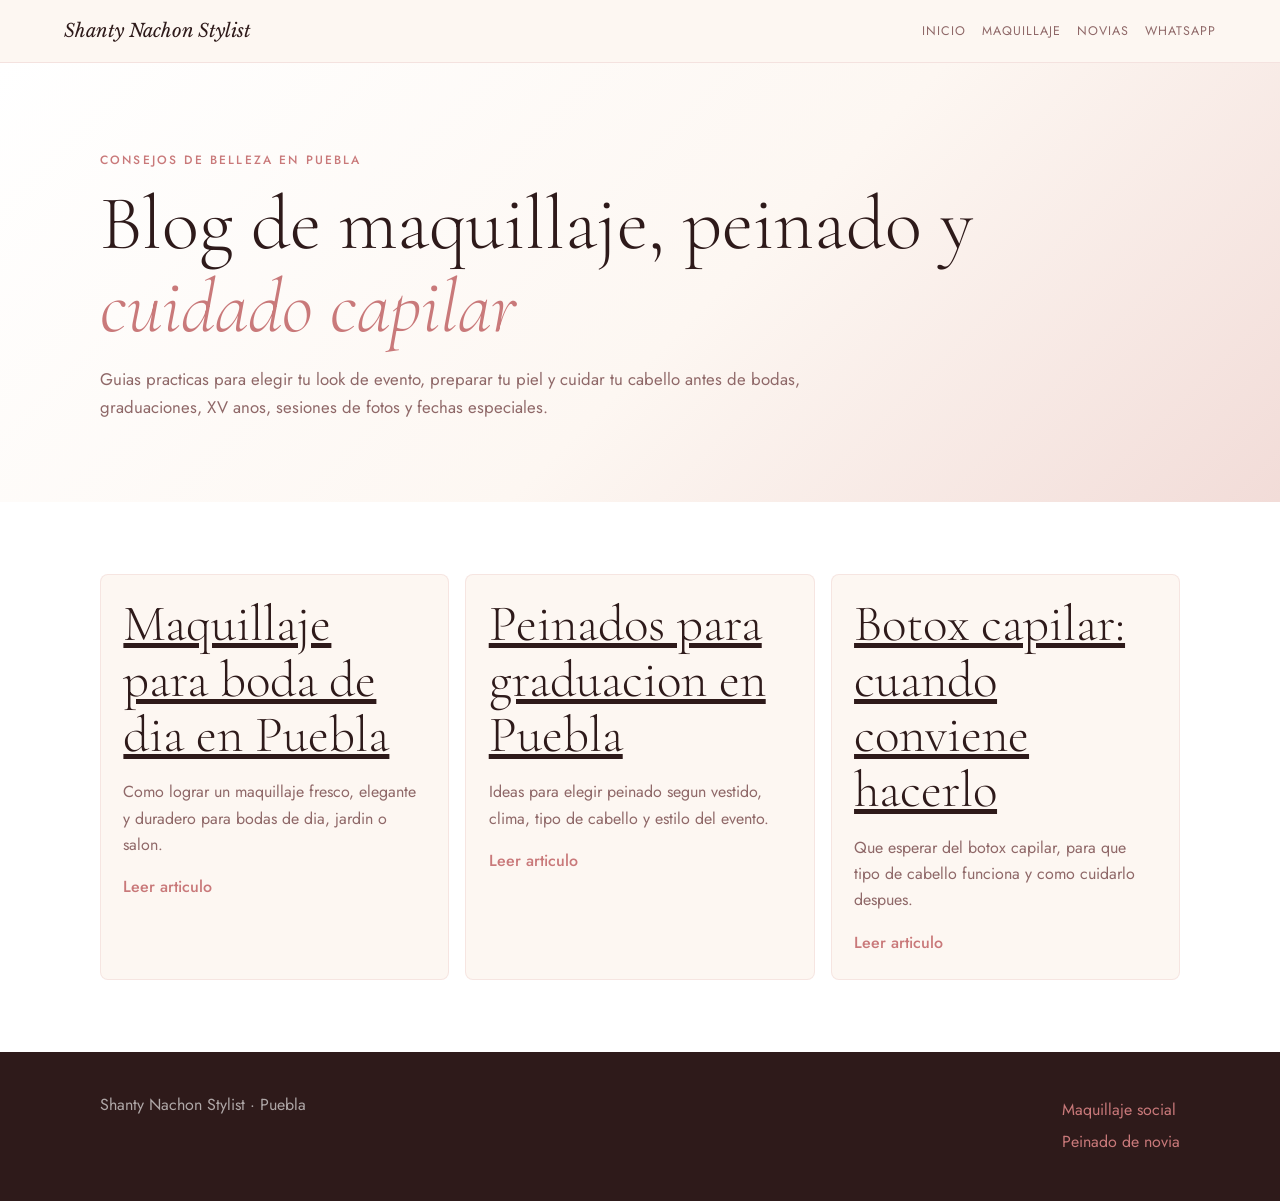
<file: blog.html>
<!DOCTYPE html>
<html lang="es-MX">
<head>
  <meta charset="utf-8">
  <meta name="viewport" content="width=device-width, initial-scale=1">
  <title>Blog de maquillaje y peinado en Puebla | Shanty Nachon Stylist</title>
  <meta name="description" content="Consejos de maquillaje, peinado, novias, graduaciones y cuidado capilar en Puebla por Shanty Nachon Stylist.">
  <link rel="canonical" href="https://shantynachon.com/blog">
  <meta property="og:title" content="Blog de maquillaje y peinado en Puebla | Shanty Nachon Stylist">
  <meta property="og:description" content="Ideas practicas para elegir maquillaje, peinado y tratamientos capilares para eventos en Puebla.">
  <meta property="og:image" content="https://shantynachon.com/og-image.png">
  <link rel="preconnect" href="https://fonts.googleapis.com">
  <link rel="preconnect" href="https://fonts.gstatic.com" crossorigin>
  <link href="https://fonts.googleapis.com/css2?family=Cormorant+Garamond:ital,wght@0,300;0,600;1,400&family=Jost:wght@300;400;500&family=Libre+Baskerville:ital@1&display=swap" rel="stylesheet">
  <link rel="stylesheet" href="/seo.css">
  <script type="application/ld+json">{"@context":"https://schema.org","@type":"Blog","name":"Blog de Shanty Nachon Stylist","url":"https://shantynachon.com/blog","publisher":{"@type":"BeautySalon","name":"Shanty Nachon Stylist","url":"https://shantynachon.com"}}</script>

  <!-- Technical SEO metadata -->
  <meta name="robots" content="index, follow">
  <meta property="og:type" content="website">
  <meta property="og:url" content="https://shantynachon.com/blog">
  <meta property="og:locale" content="es_MX">
  <meta property="og:image:secure_url" content="https://shantynachon.com/og-image.png">
  <meta property="og:image:type" content="image/png">
  <meta property="og:image:width" content="1200">
  <meta property="og:image:height" content="630">
  <meta property="og:image:alt" content="Shanty Nachon Stylist - maquillaje y peinado profesional en Puebla">
  <meta name="twitter:card" content="summary_large_image">
  <meta name="twitter:title" content="Blog de maquillaje y peinado en Puebla | Shanty Nachon Stylist">
  <meta name="twitter:description" content="Consejos de maquillaje, peinado, novias, graduaciones y cuidado capilar en Puebla por Shanty Nachon Stylist.">
  <meta name="twitter:image" content="https://shantynachon.com/og-image.png">
  <meta name="twitter:image:alt" content="Shanty Nachon Stylist - maquillaje y peinado profesional en Puebla">
  <script type="application/ld+json">{"@context":"https://schema.org","@type":"BreadcrumbList","itemListElement":[{"@type":"ListItem","position":1,"name":"Inicio","item":"https://shantynachon.com/"},{"@type":"ListItem","position":2,"name":"Blog","item":"https://shantynachon.com/blog"}]}</script>
  <script type="application/ld+json">{"@context":"https://schema.org","@type":"ImageObject","url":"https://shantynachon.com/og-image.png","contentUrl":"https://shantynachon.com/og-image.png","name":"Blog de maquillaje y peinado en Puebla | Shanty Nachon Stylist","caption":"Blog de maquillaje y peinado en Puebla | Shanty Nachon Stylist","representativeOfPage":true}</script>
  <script src="/analytics-config.js" defer></script>
  <script src="/analytics.js" defer></script>
</head>
<body>
  <header class="topbar"><a class="brand" href="/">Shanty Nachon Stylist</a><nav class="nav"><a href="/">Inicio</a><a href="/maquillaje-social-puebla">Maquillaje</a><a href="/peinado-novia-puebla">Novias</a><a href="https://wa.me/522221644758">WhatsApp</a></nav></header>
  <main>
    <section class="hero"><div class="wrap"><div class="eyebrow">Consejos de belleza en Puebla</div><h1>Blog de maquillaje, peinado y <em>cuidado capilar</em></h1><p class="lead">Guias practicas para elegir tu look de evento, preparar tu piel y cuidar tu cabello antes de bodas, graduaciones, XV anos, sesiones de fotos y fechas especiales.</p></div></section>
    <section class="section band"><div class="wrap grid">
      <article class="card"><h2><a href="/blog/maquillaje-para-boda-dia-puebla">Maquillaje para boda de dia en Puebla</a></h2><p>Como lograr un maquillaje fresco, elegante y duradero para bodas de dia, jardin o salon.</p><a class="text-link" href="/blog/maquillaje-para-boda-dia-puebla">Leer articulo</a></article>
      <article class="card"><h2><a href="/blog/peinados-para-graduacion-puebla">Peinados para graduacion en Puebla</a></h2><p>Ideas para elegir peinado segun vestido, clima, tipo de cabello y estilo del evento.</p><a class="text-link" href="/blog/peinados-para-graduacion-puebla">Leer articulo</a></article>
      <article class="card"><h2><a href="/blog/botox-capilar-antes-despues-puebla">Botox capilar: cuando conviene hacerlo</a></h2><p>Que esperar del botox capilar, para que tipo de cabello funciona y como cuidarlo despues.</p><a class="text-link" href="/blog/botox-capilar-antes-despues-puebla">Leer articulo</a></article>
    </div></section>
  </main>
  <footer><div class="wrap"><div>Shanty Nachon Stylist · Puebla</div><div class="links"><a href="/maquillaje-social-puebla">Maquillaje social</a><a href="/peinado-novia-puebla">Peinado de novia</a></div></div></footer>
</body>
</html>
</file>
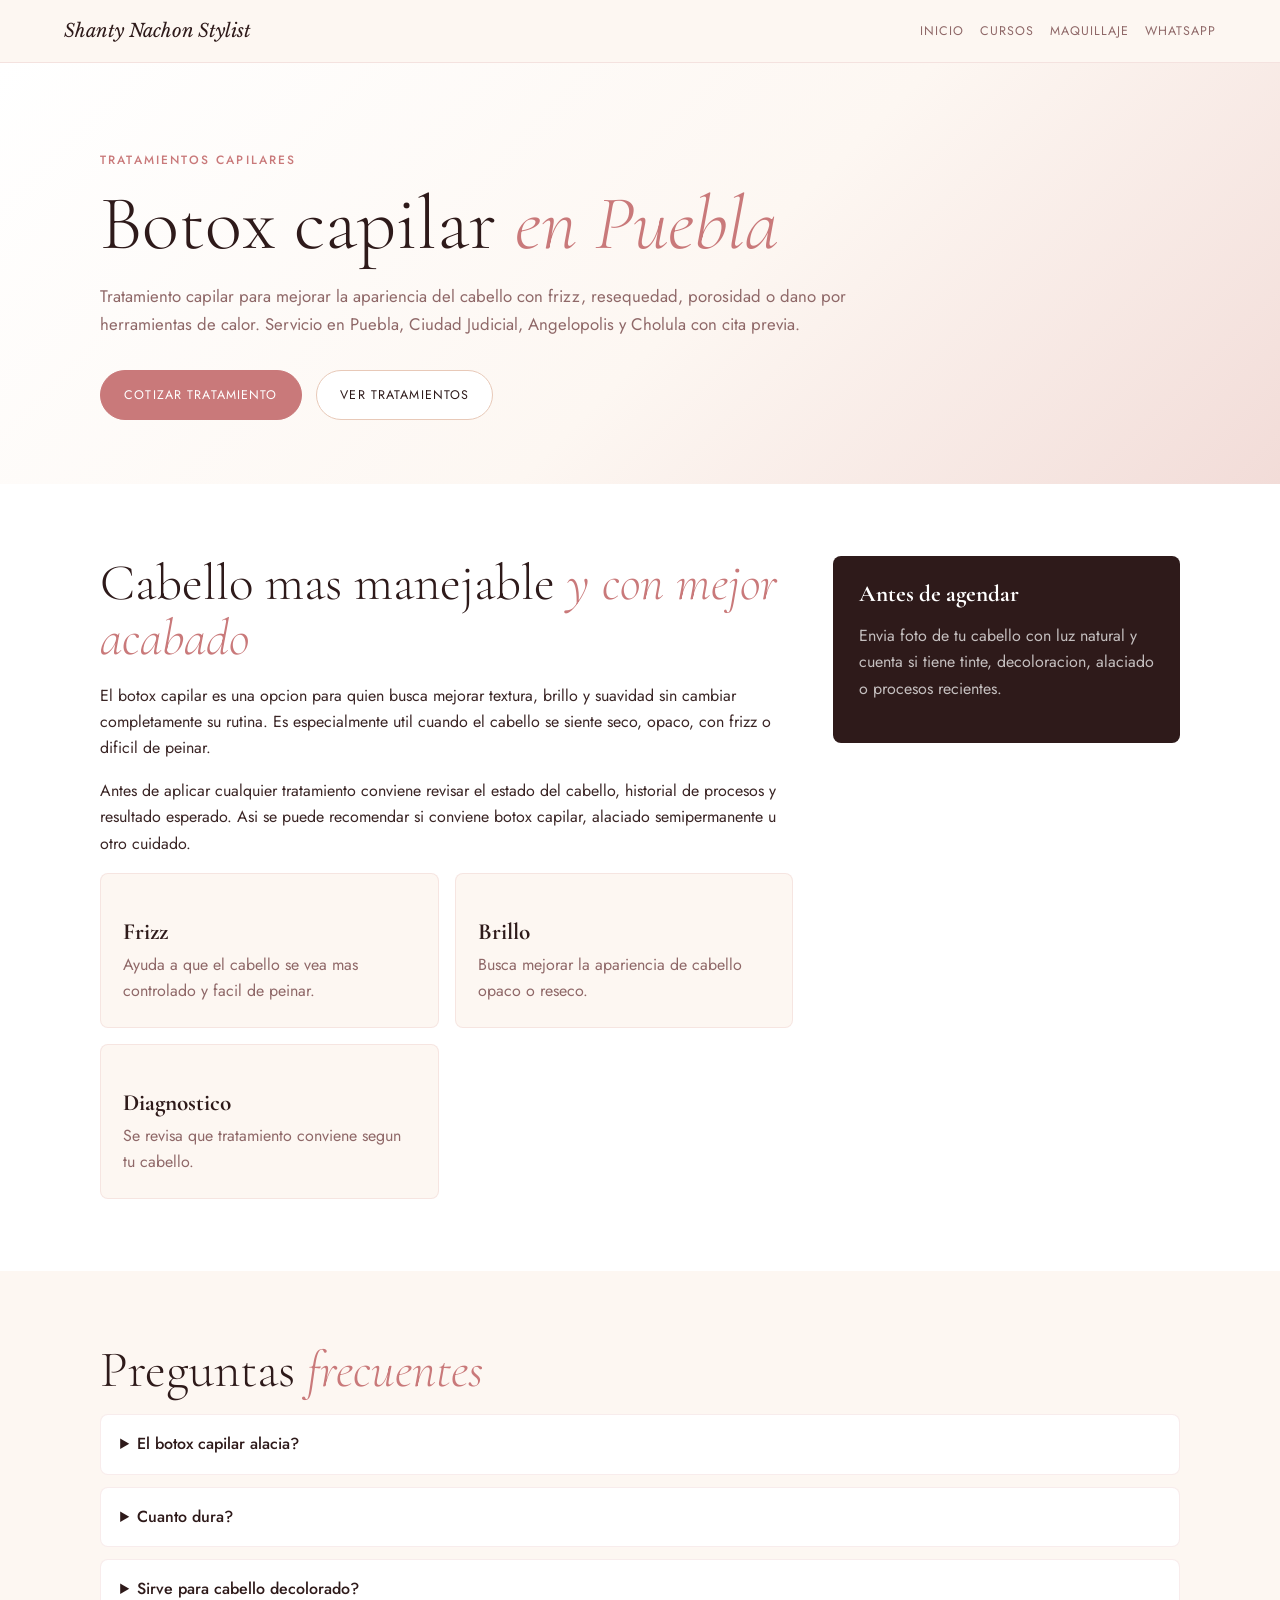
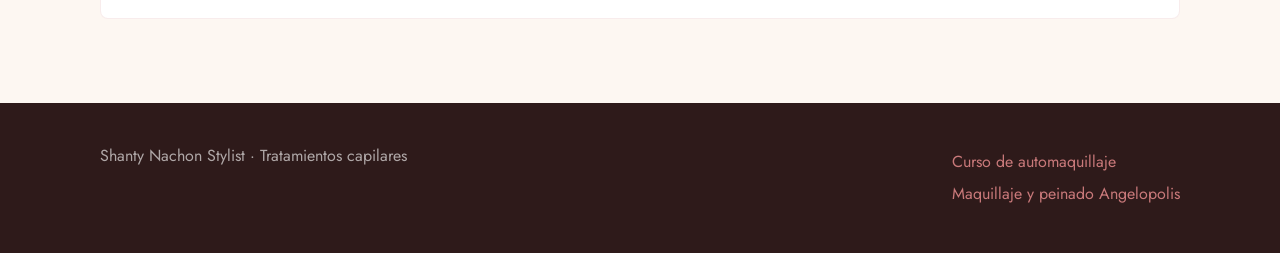
<file: botox-capilar-puebla.html>
<!DOCTYPE html>
<html lang="es-MX">
<head>
  <meta charset="utf-8">
  <meta name="viewport" content="width=device-width, initial-scale=1">
  <title>Botox capilar en Puebla | Tratamiento para cabello</title>
  <meta name="description" content="Botox capilar en Puebla para cabello con frizz, resequedad o dano. Tratamientos capilares en Ciudad Judicial, Angelopolis y Cholula.">
  <link rel="canonical" href="https://shantynachon.com/botox-capilar-puebla">
  <meta property="og:image" content="https://shantynachon.com/og-image.png">
  <link rel="preconnect" href="https://fonts.googleapis.com"><link rel="preconnect" href="https://fonts.gstatic.com" crossorigin>
  <link href="https://fonts.googleapis.com/css2?family=Cormorant+Garamond:ital,wght@0,300;0,600;1,400&family=Jost:wght@300;400;500&family=Libre+Baskerville:ital@1&display=swap" rel="stylesheet">
  <link rel="stylesheet" href="/seo.css">

  <!-- Technical SEO metadata -->
  <meta name="robots" content="index, follow">
  <meta property="og:type" content="website">
  <meta property="og:url" content="https://shantynachon.com/botox-capilar-puebla">
  <meta property="og:locale" content="es_MX">
  <meta property="og:title" content="Botox capilar en Puebla | Tratamiento para cabello">
  <meta property="og:description" content="Botox capilar en Puebla para cabello con frizz, resequedad o dano. Tratamientos capilares en Ciudad Judicial, Angelopolis y Cholula.">
  <meta property="og:image:secure_url" content="https://shantynachon.com/og-image.png">
  <meta property="og:image:type" content="image/png">
  <meta property="og:image:width" content="1200">
  <meta property="og:image:height" content="630">
  <meta property="og:image:alt" content="Shanty Nachon Stylist - maquillaje y peinado profesional en Puebla">
  <meta name="twitter:card" content="summary_large_image">
  <meta name="twitter:title" content="Botox capilar en Puebla | Tratamiento para cabello">
  <meta name="twitter:description" content="Botox capilar en Puebla para cabello con frizz, resequedad o dano. Tratamientos capilares en Ciudad Judicial, Angelopolis y Cholula.">
  <meta name="twitter:image" content="https://shantynachon.com/og-image.png">
  <meta name="twitter:image:alt" content="Shanty Nachon Stylist - maquillaje y peinado profesional en Puebla">
  <script type="application/ld+json">{"@context":"https://schema.org","@type":"BreadcrumbList","itemListElement":[{"@type":"ListItem","position":1,"name":"Inicio","item":"https://shantynachon.com/"},{"@type":"ListItem","position":2,"name":"Botox capilar puebla","item":"https://shantynachon.com/botox-capilar-puebla"}]}</script>
  <script type="application/ld+json">{"@context":"https://schema.org","@type":"ImageObject","url":"https://shantynachon.com/og-image.png","contentUrl":"https://shantynachon.com/og-image.png","name":"Botox capilar en Puebla | Tratamiento para cabello","caption":"Botox capilar en Puebla | Tratamiento para cabello","representativeOfPage":true}</script>
  <script type="application/ld+json">{"@context":"https://schema.org","@type":"Service","name":"Botox capilar en Puebla","description":"Botox capilar en Puebla para cabello con frizz, resequedad o dano. Tratamientos capilares en Ciudad Judicial, Angelopolis y Cholula.","serviceType":"Botox capilar","url":"https://shantynachon.com/botox-capilar-puebla","provider":{"@type":"BeautySalon","name":"Shanty Nachon Stylist","url":"https://shantynachon.com","telephone":"+522221644758"},"areaServed":["Puebla","San Andrés Cholula","San Pedro Cholula","Angelópolis"],"image":"https://shantynachon.com/og-image.png"}</script>
  <script src="/analytics-config.js" defer></script>
  <script src="/analytics.js" defer></script>
</head>
<body>
  <header class="topbar"><a class="brand" href="/">Shanty Nachon Stylist</a><nav class="nav"><a href="/">Inicio</a><a href="/curso-automaquillaje-puebla">Cursos</a><a href="/maquillaje-social-puebla">Maquillaje</a><a href="https://wa.me/522221644758">WhatsApp</a></nav></header>
  <main>
    <section class="hero"><div class="wrap"><div class="eyebrow">Tratamientos capilares</div><h1>Botox capilar <em>en Puebla</em></h1><p class="lead">Tratamiento capilar para mejorar la apariencia del cabello con frizz, resequedad, porosidad o dano por herramientas de calor. Servicio en Puebla, Ciudad Judicial, Angelopolis y Cholula con cita previa.</p><div class="actions"><a class="btn primary" href="https://wa.me/522221644758?text=Hola%20Shanty%2C%20quiero%20informacion%20sobre%20botox%20capilar%20en%20Puebla">Cotizar tratamiento</a><a class="btn secondary" href="/#tratamientos">Ver tratamientos</a></div></div></section>
    <section class="section band"><div class="wrap content"><div><h2>Cabello mas manejable <em>y con mejor acabado</em></h2><p>El botox capilar es una opcion para quien busca mejorar textura, brillo y suavidad sin cambiar completamente su rutina. Es especialmente util cuando el cabello se siente seco, opaco, con frizz o dificil de peinar.</p><p>Antes de aplicar cualquier tratamiento conviene revisar el estado del cabello, historial de procesos y resultado esperado. Asi se puede recomendar si conviene botox capilar, alaciado semipermanente u otro cuidado.</p><div class="grid"><div class="card"><h3>Frizz</h3><p>Ayuda a que el cabello se vea mas controlado y facil de peinar.</p></div><div class="card"><h3>Brillo</h3><p>Busca mejorar la apariencia de cabello opaco o reseco.</p></div><div class="card"><h3>Diagnostico</h3><p>Se revisa que tratamiento conviene segun tu cabello.</p></div></div></div><aside class="panel"><h3>Antes de agendar</h3><p>Envia foto de tu cabello con luz natural y cuenta si tiene tinte, decoloracion, alaciado o procesos recientes.</p></aside></div></section>
    <section class="section"><div class="wrap faq"><h2>Preguntas <em>frecuentes</em></h2><details><summary>El botox capilar alacia?</summary><p>No necesariamente. Su objetivo principal es mejorar textura y apariencia. Si buscas lacio, conviene preguntar por alaciado semipermanente.</p></details><details><summary>Cuanto dura?</summary><p>La duracion depende del cabello, mantenimiento y productos que uses en casa.</p></details><details><summary>Sirve para cabello decolorado?</summary><p>Depende del estado del cabello. Por eso se recomienda revisar foto e historial antes.</p></details></div></section>
  </main>
  <footer><div class="wrap"><div>Shanty Nachon Stylist · Tratamientos capilares</div><div class="links"><a href="/curso-automaquillaje-puebla">Curso de automaquillaje</a><a href="/maquillaje-y-peinado-angelopolis">Maquillaje y peinado Angelopolis</a></div></div></footer>
</body>
</html>
</file>
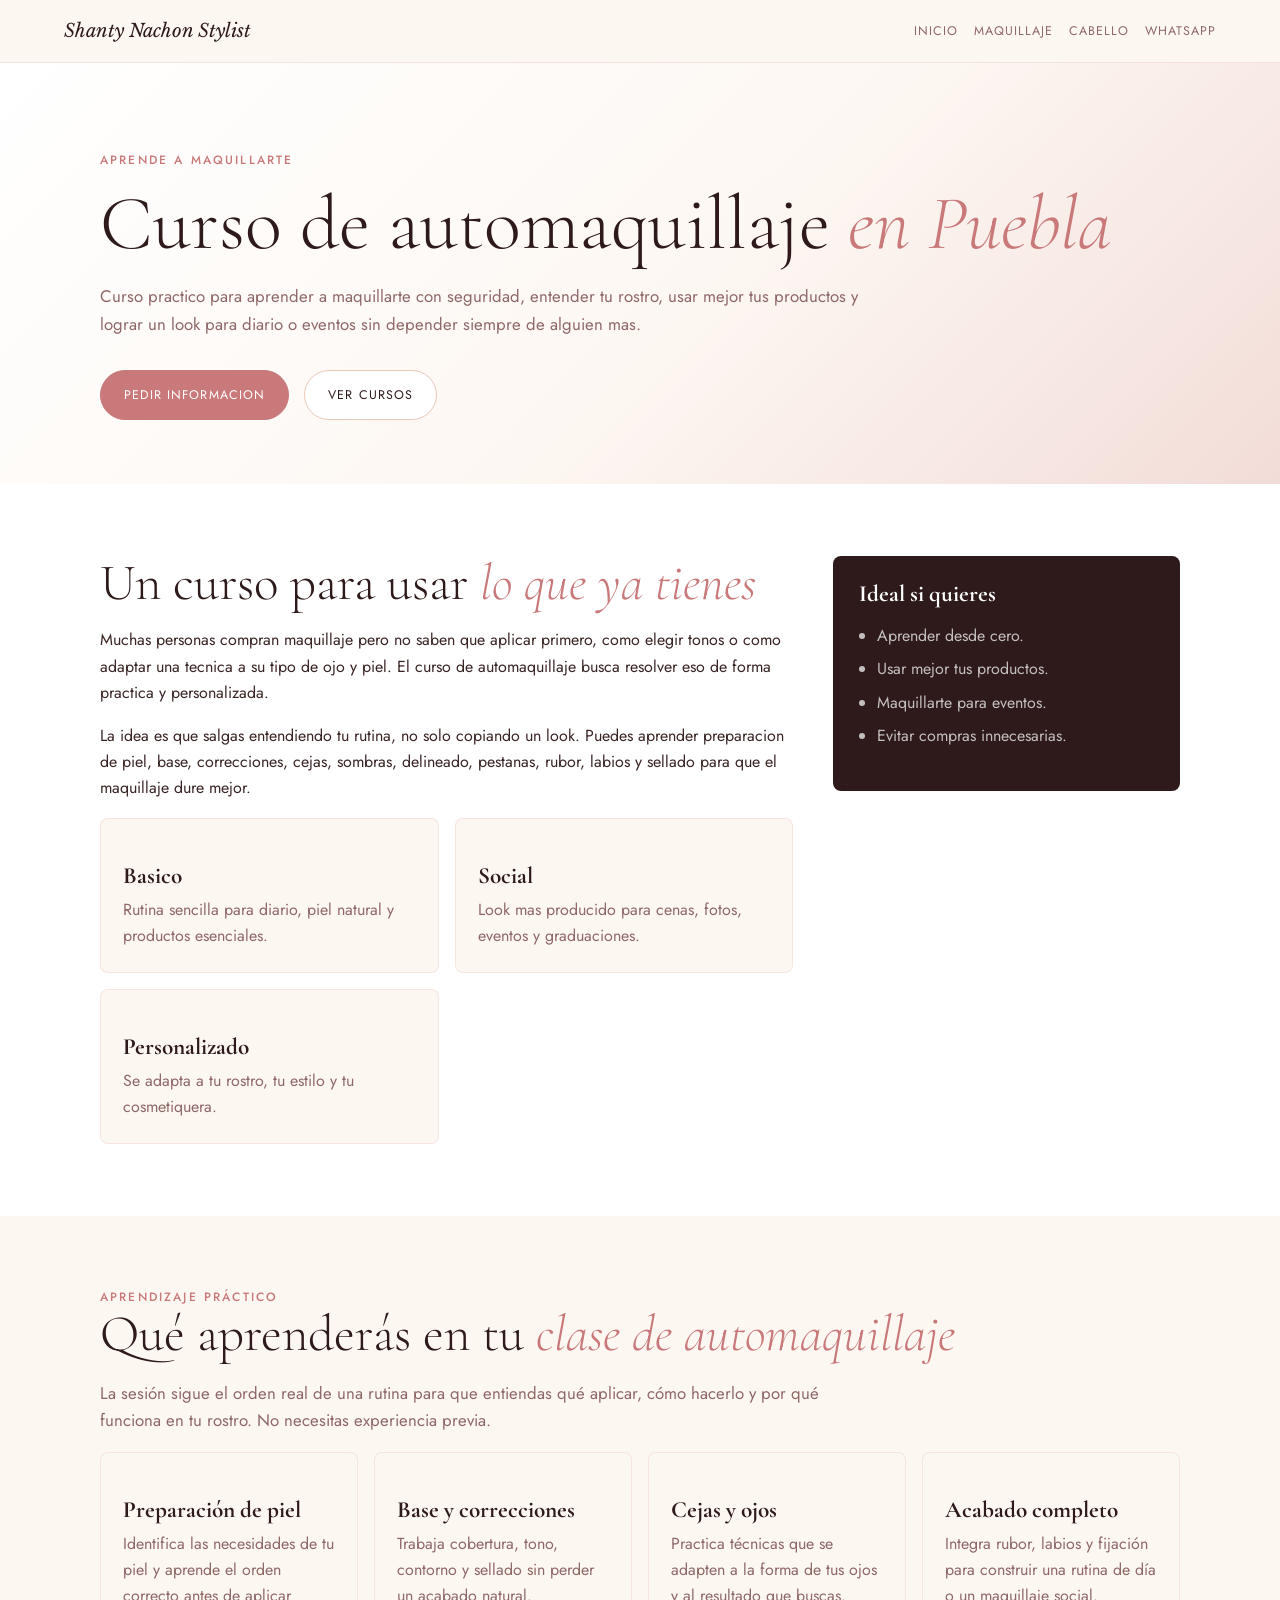
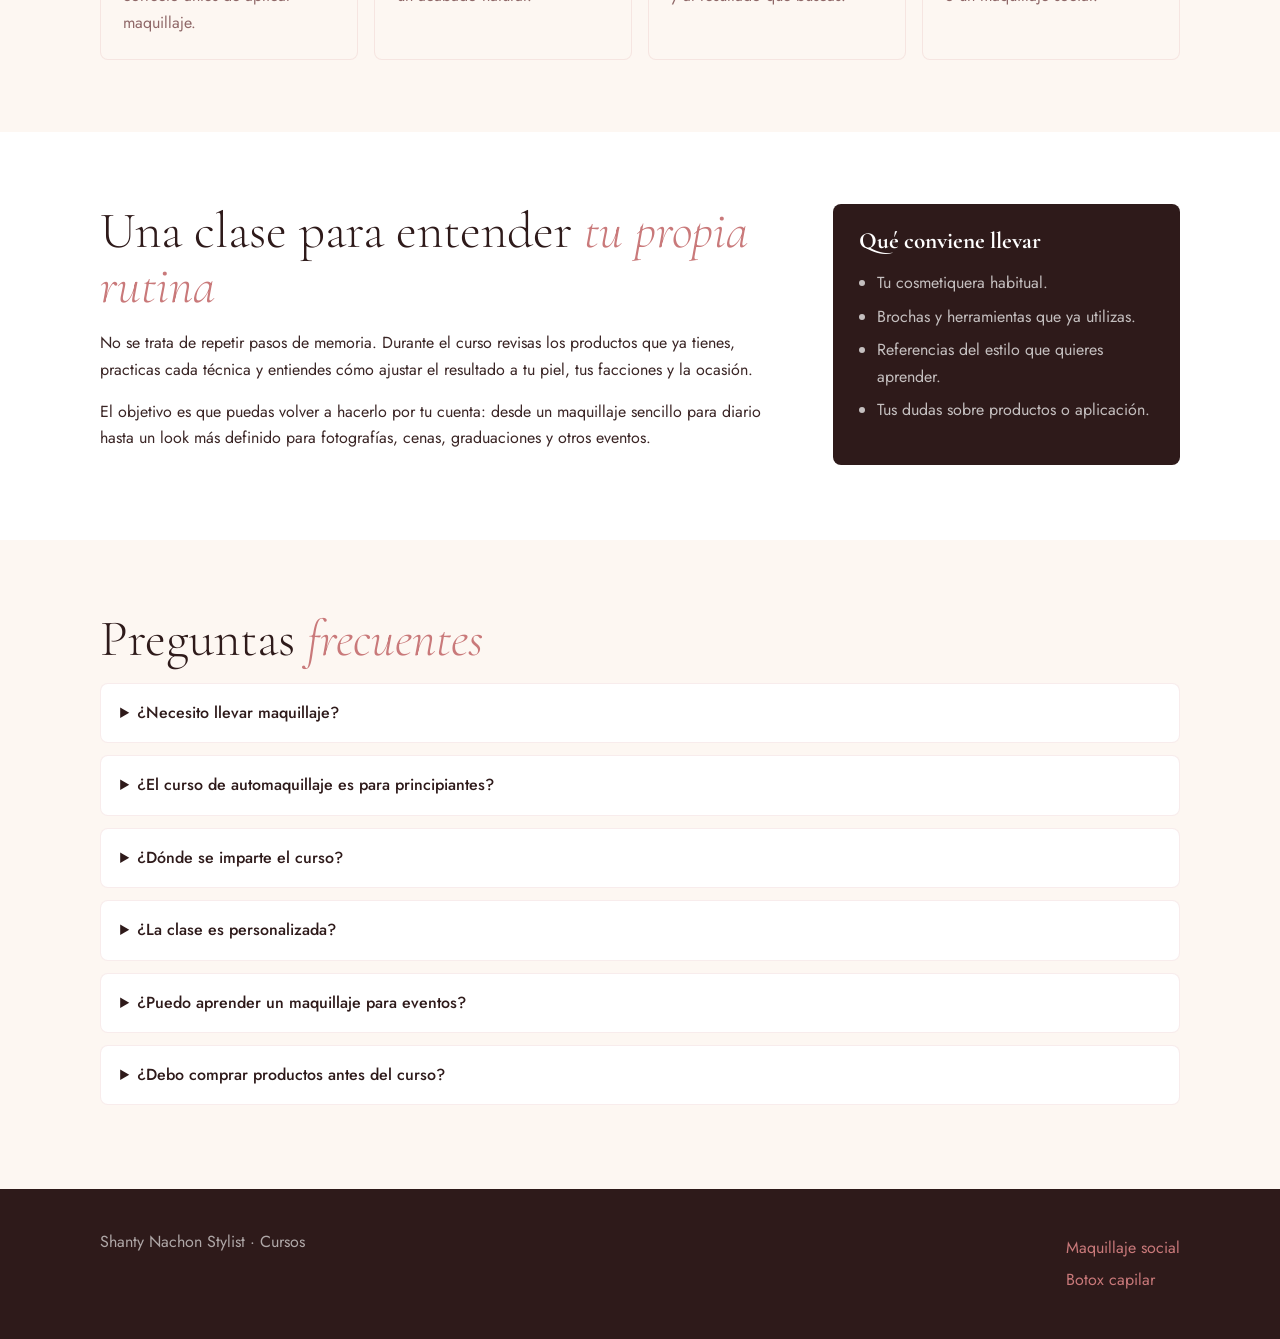
<file: curso-automaquillaje-puebla.html>
<!DOCTYPE html>
<html lang="es-MX">
<head>
  <meta charset="utf-8">
  <meta name="viewport" content="width=device-width, initial-scale=1">
  <title>Curso de Automaquillaje en Puebla | Personalizado | Shanty Nachón</title>
  <meta name="description" content="Curso personalizado de automaquillaje en Puebla para principiantes. Aprende piel, ojos, cejas y técnicas usando tus productos. Consulta fechas por WhatsApp.">
  <link rel="canonical" href="https://shantynachon.com/curso-automaquillaje-puebla">
  <meta property="og:image" content="https://shantynachon.com/og-image.png">
  <link rel="preconnect" href="https://fonts.googleapis.com"><link rel="preconnect" href="https://fonts.gstatic.com" crossorigin>
  <link href="https://fonts.googleapis.com/css2?family=Cormorant+Garamond:ital,wght@0,300;0,600;1,400&family=Jost:wght@300;400;500&family=Libre+Baskerville:ital@1&display=swap" rel="stylesheet">
  <link rel="stylesheet" href="/seo.css">

  <!-- Technical SEO metadata -->
  <meta name="robots" content="index, follow">
  <meta property="og:type" content="website">
  <meta property="og:url" content="https://shantynachon.com/curso-automaquillaje-puebla">
  <meta property="og:locale" content="es_MX">
  <meta property="og:title" content="Curso de Automaquillaje en Puebla | Personalizado | Shanty Nachón">
  <meta property="og:description" content="Curso personalizado de automaquillaje en Puebla para principiantes. Aprende técnicas prácticas usando tus propios productos.">
  <meta property="og:image:secure_url" content="https://shantynachon.com/og-image.png">
  <meta property="og:image:type" content="image/png">
  <meta property="og:image:width" content="1200">
  <meta property="og:image:height" content="630">
  <meta property="og:image:alt" content="Shanty Nachon Stylist - maquillaje y peinado profesional en Puebla">
  <meta name="twitter:card" content="summary_large_image">
  <meta name="twitter:title" content="Curso de Automaquillaje en Puebla | Personalizado | Shanty Nachón">
  <meta name="twitter:description" content="Curso personalizado de automaquillaje en Puebla para principiantes. Aprende técnicas prácticas usando tus propios productos.">
  <meta name="twitter:image" content="https://shantynachon.com/og-image.png">
  <meta name="twitter:image:alt" content="Shanty Nachon Stylist - maquillaje y peinado profesional en Puebla">
  <script type="application/ld+json">{"@context":"https://schema.org","@type":"BreadcrumbList","itemListElement":[{"@type":"ListItem","position":1,"name":"Inicio","item":"https://shantynachon.com/"},{"@type":"ListItem","position":2,"name":"Curso automaquillaje puebla","item":"https://shantynachon.com/curso-automaquillaje-puebla"}]}</script>
  <script type="application/ld+json">{"@context":"https://schema.org","@type":"ImageObject","url":"https://shantynachon.com/og-image.png","contentUrl":"https://shantynachon.com/og-image.png","name":"Curso de automaquillaje en Puebla | Shanty Nachon","caption":"Curso de automaquillaje en Puebla | Shanty Nachon","representativeOfPage":true}</script>
  <script type="application/ld+json">{"@context":"https://schema.org","@type":"Course","name":"Curso de automaquillaje en Puebla","description":"Clase personalizada de automaquillaje para aprender preparación de piel, base, correcciones, cejas, ojos, rubor, labios y técnicas para uso diario o eventos.","url":"https://shantynachon.com/curso-automaquillaje-puebla","provider":{"@type":"BeautySalon","name":"Shanty Nachon Stylist","url":"https://shantynachon.com","telephone":"+522221644758"},"educationalLevel":"Principiantes","inLanguage":"es-MX","teaches":["Preparación de piel","Aplicación de base y correcciones","Diseño de cejas","Maquillaje de ojos","Rubor y labios","Maquillaje de día y social"],"image":"https://shantynachon.com/og-image.png"}</script>
  <script type="application/ld+json">{"@context":"https://schema.org","@type":"FAQPage","mainEntity":[{"@type":"Question","name":"¿Necesito llevar maquillaje?","acceptedAnswer":{"@type":"Answer","text":"Es recomendable llevar lo que ya usas para aprender a sacarle provecho y detectar qué te falta."}},{"@type":"Question","name":"¿El curso de automaquillaje es para principiantes?","acceptedAnswer":{"@type":"Answer","text":"Sí. Puedes tomarlo aunque nunca hayas aprendido a maquillarte; la clase parte de tu nivel y de lo que quieres resolver."}},{"@type":"Question","name":"¿Dónde se imparte el curso?","acceptedAnswer":{"@type":"Answer","text":"Se agenda en Puebla, en la zona de Ciudad Judicial, según disponibilidad. Puedes consultar las próximas fechas por WhatsApp."}},{"@type":"Question","name":"¿La clase es personalizada?","acceptedAnswer":{"@type":"Answer","text":"Sí. El contenido se adapta a tu rostro, tu tipo de piel, los productos que utilizas y el estilo de maquillaje que quieres aprender."}},{"@type":"Question","name":"¿Puedo aprender un maquillaje para eventos?","acceptedAnswer":{"@type":"Answer","text":"Sí. Además de una rutina básica, puedes trabajar un look social para cenas, fotografías, graduaciones u otros eventos."}},{"@type":"Question","name":"¿Debo comprar productos antes del curso?","acceptedAnswer":{"@type":"Answer","text":"No es necesario comprar productos antes. Primero revisamos lo que ya tienes para aprovecharlo mejor y detectar únicamente lo que realmente te hace falta."}}]}</script>
  <script src="/analytics-config.js" defer></script>
  <script src="/analytics.js" defer></script>
</head>
<body>
  <header class="topbar"><a class="brand" href="/">Shanty Nachon Stylist</a><nav class="nav"><a href="/">Inicio</a><a href="/maquillaje-social-puebla">Maquillaje</a><a href="/botox-capilar-puebla">Cabello</a><a href="https://wa.me/522221644758">WhatsApp</a></nav></header>
  <main>
    <section class="hero"><div class="wrap"><div class="eyebrow">Aprende a maquillarte</div><h1>Curso de automaquillaje <em>en Puebla</em></h1><p class="lead">Curso practico para aprender a maquillarte con seguridad, entender tu rostro, usar mejor tus productos y lograr un look para diario o eventos sin depender siempre de alguien mas.</p><div class="actions"><a class="btn primary" href="https://wa.me/522221644758?text=Hola%20Shanty%2C%20quiero%20informacion%20del%20curso%20de%20automaquillaje">Pedir informacion</a><a class="btn secondary" href="/#cursos">Ver cursos</a></div></div></section>
    <section class="section band"><div class="wrap content"><div><h2>Un curso para usar <em>lo que ya tienes</em></h2><p>Muchas personas compran maquillaje pero no saben que aplicar primero, como elegir tonos o como adaptar una tecnica a su tipo de ojo y piel. El curso de automaquillaje busca resolver eso de forma practica y personalizada.</p><p>La idea es que salgas entendiendo tu rutina, no solo copiando un look. Puedes aprender preparacion de piel, base, correcciones, cejas, sombras, delineado, pestanas, rubor, labios y sellado para que el maquillaje dure mejor.</p><div class="grid"><div class="card"><h3>Basico</h3><p>Rutina sencilla para diario, piel natural y productos esenciales.</p></div><div class="card"><h3>Social</h3><p>Look mas producido para cenas, fotos, eventos y graduaciones.</p></div><div class="card"><h3>Personalizado</h3><p>Se adapta a tu rostro, tu estilo y tu cosmetiquera.</p></div></div></div><aside class="panel"><h3>Ideal si quieres</h3><ul><li>Aprender desde cero.</li><li>Usar mejor tus productos.</li><li>Maquillarte para eventos.</li><li>Evitar compras innecesarias.</li></ul></aside></div></section>
    <section class="section"><div class="wrap"><div class="eyebrow">Aprendizaje práctico</div><h2>Qué aprenderás en tu <em>clase de automaquillaje</em></h2><p class="lead">La sesión sigue el orden real de una rutina para que entiendas qué aplicar, cómo hacerlo y por qué funciona en tu rostro. No necesitas experiencia previa.</p><div class="grid"><div class="card"><h3>Preparación de piel</h3><p>Identifica las necesidades de tu piel y aprende el orden correcto antes de aplicar maquillaje.</p></div><div class="card"><h3>Base y correcciones</h3><p>Trabaja cobertura, tono, contorno y sellado sin perder un acabado natural.</p></div><div class="card"><h3>Cejas y ojos</h3><p>Practica técnicas que se adapten a la forma de tus ojos y al resultado que buscas.</p></div><div class="card"><h3>Acabado completo</h3><p>Integra rubor, labios y fijación para construir una rutina de día o un maquillaje social.</p></div></div></div></section>
    <section class="section band"><div class="wrap content"><div><h2>Una clase para entender <em>tu propia rutina</em></h2><p>No se trata de repetir pasos de memoria. Durante el curso revisas los productos que ya tienes, practicas cada técnica y entiendes cómo ajustar el resultado a tu piel, tus facciones y la ocasión.</p><p>El objetivo es que puedas volver a hacerlo por tu cuenta: desde un maquillaje sencillo para diario hasta un look más definido para fotografías, cenas, graduaciones y otros eventos.</p></div><aside class="panel"><h3>Qué conviene llevar</h3><ul><li>Tu cosmetiquera habitual.</li><li>Brochas y herramientas que ya utilizas.</li><li>Referencias del estilo que quieres aprender.</li><li>Tus dudas sobre productos o aplicación.</li></ul></aside></div></section>
    <section class="section"><div class="wrap faq"><h2>Preguntas <em>frecuentes</em></h2><details><summary>¿Necesito llevar maquillaje?</summary><p>Es recomendable llevar lo que ya usas para aprender a sacarle provecho y detectar qué te falta.</p></details><details><summary>¿El curso de automaquillaje es para principiantes?</summary><p>Sí. Puedes tomarlo aunque nunca hayas aprendido a maquillarte; la clase parte de tu nivel y de lo que quieres resolver.</p></details><details><summary>¿Dónde se imparte el curso?</summary><p>Se agenda en Puebla, en la zona de Ciudad Judicial, según disponibilidad. Puedes consultar las próximas fechas por WhatsApp.</p></details><details><summary>¿La clase es personalizada?</summary><p>Sí. El contenido se adapta a tu rostro, tu tipo de piel, los productos que utilizas y el estilo de maquillaje que quieres aprender.</p></details><details><summary>¿Puedo aprender un maquillaje para eventos?</summary><p>Sí. Además de una rutina básica, puedes trabajar un look social para cenas, fotografías, graduaciones u otros eventos.</p></details><details><summary>¿Debo comprar productos antes del curso?</summary><p>No es necesario comprar productos antes. Primero revisamos lo que ya tienes para aprovecharlo mejor y detectar únicamente lo que realmente te hace falta.</p></details></div></section>
  </main>
  <footer><div class="wrap"><div>Shanty Nachon Stylist · Cursos</div><div class="links"><a href="/maquillaje-social-puebla">Maquillaje social</a><a href="/botox-capilar-puebla">Botox capilar</a></div></div></footer>
</body>
</html>
</file>
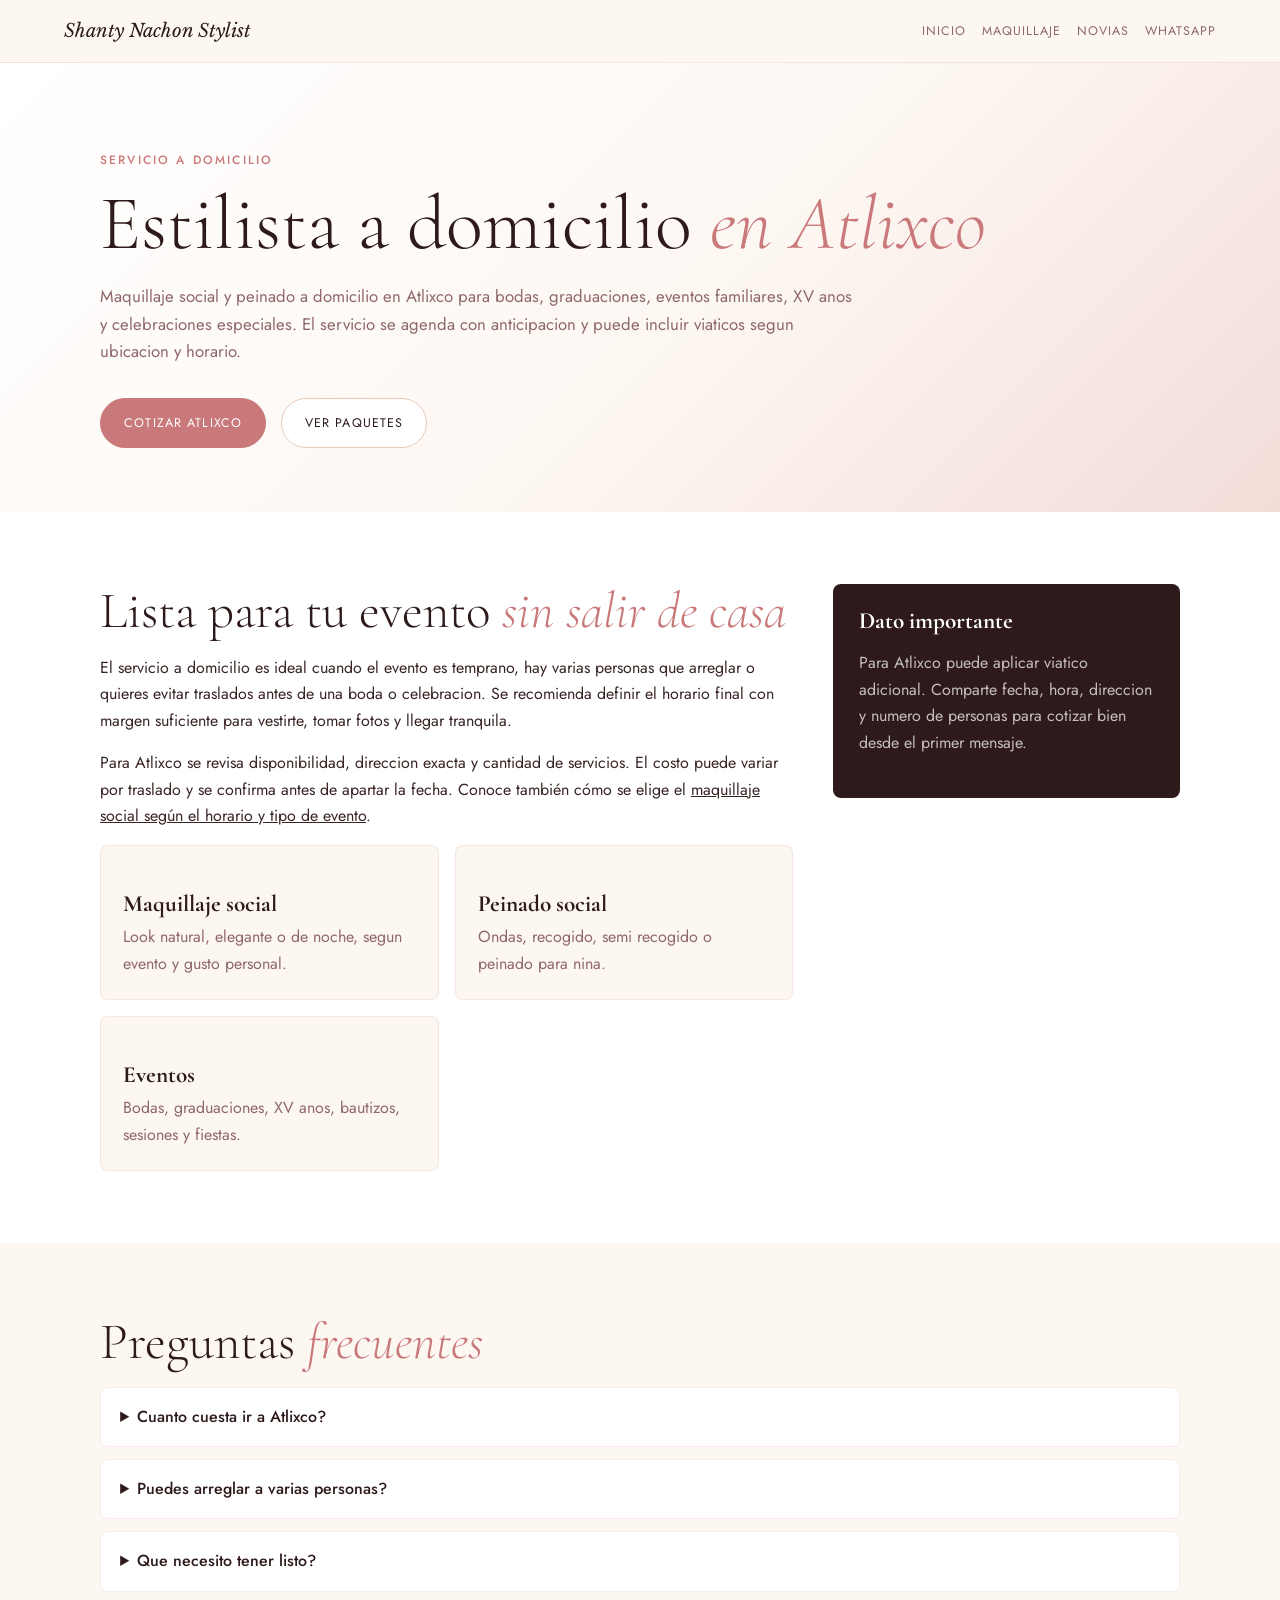
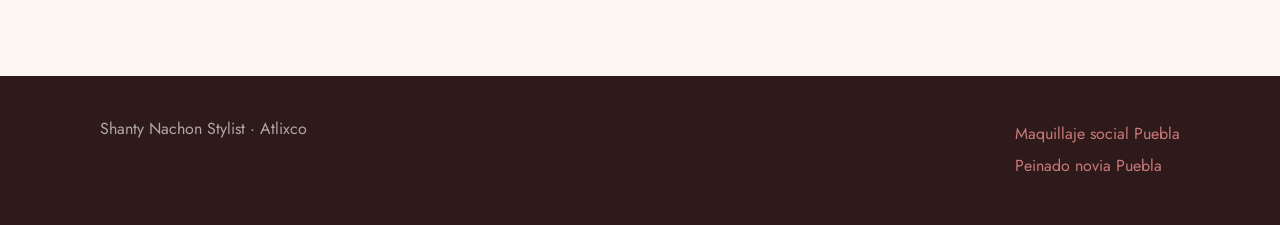
<file: estilista-a-domicilio-atlixco.html>
<!DOCTYPE html>
<html lang="es-MX">
<head>
  <meta charset="utf-8">
  <meta name="viewport" content="width=device-width, initial-scale=1">
  <title>Estilista a domicilio en Atlixco | Maquillaje y peinado</title>
  <meta name="description" content="Estilista a domicilio en Atlixco para maquillaje social, peinados, bodas, graduaciones y eventos. Servicio sujeto a disponibilidad y viaticos.">
  <link rel="canonical" href="https://shantynachon.com/estilista-a-domicilio-atlixco">
  <meta property="og:image" content="https://shantynachon.com/og-image.png">
  <link rel="preconnect" href="https://fonts.googleapis.com"><link rel="preconnect" href="https://fonts.gstatic.com" crossorigin>
  <link href="https://fonts.googleapis.com/css2?family=Cormorant+Garamond:ital,wght@0,300;0,600;1,400&family=Jost:wght@300;400;500&family=Libre+Baskerville:ital@1&display=swap" rel="stylesheet">
  <link rel="stylesheet" href="/seo.css">

  <!-- Technical SEO metadata -->
  <meta name="robots" content="index, follow">
  <meta property="og:type" content="website">
  <meta property="og:url" content="https://shantynachon.com/estilista-a-domicilio-atlixco">
  <meta property="og:locale" content="es_MX">
  <meta property="og:title" content="Estilista a domicilio en Atlixco | Maquillaje y peinado">
  <meta property="og:description" content="Estilista a domicilio en Atlixco para maquillaje social, peinados, bodas, graduaciones y eventos. Servicio sujeto a disponibilidad y viaticos.">
  <meta property="og:image:secure_url" content="https://shantynachon.com/og-image.png">
  <meta property="og:image:type" content="image/png">
  <meta property="og:image:width" content="1200">
  <meta property="og:image:height" content="630">
  <meta property="og:image:alt" content="Shanty Nachon Stylist - maquillaje y peinado profesional en Puebla">
  <meta name="twitter:card" content="summary_large_image">
  <meta name="twitter:title" content="Estilista a domicilio en Atlixco | Maquillaje y peinado">
  <meta name="twitter:description" content="Estilista a domicilio en Atlixco para maquillaje social, peinados, bodas, graduaciones y eventos. Servicio sujeto a disponibilidad y viaticos.">
  <meta name="twitter:image" content="https://shantynachon.com/og-image.png">
  <meta name="twitter:image:alt" content="Shanty Nachon Stylist - maquillaje y peinado profesional en Puebla">
  <script type="application/ld+json">{"@context":"https://schema.org","@type":"BreadcrumbList","itemListElement":[{"@type":"ListItem","position":1,"name":"Inicio","item":"https://shantynachon.com/"},{"@type":"ListItem","position":2,"name":"Estilista a domicilio atlixco","item":"https://shantynachon.com/estilista-a-domicilio-atlixco"}]}</script>
  <script type="application/ld+json">{"@context":"https://schema.org","@type":"ImageObject","url":"https://shantynachon.com/og-image.png","contentUrl":"https://shantynachon.com/og-image.png","name":"Estilista a domicilio en Atlixco | Maquillaje y peinado","caption":"Estilista a domicilio en Atlixco | Maquillaje y peinado","representativeOfPage":true}</script>
  <script type="application/ld+json">{"@context":"https://schema.org","@type":"Service","name":"Estilista a domicilio en Atlixco","description":"Estilista a domicilio en Atlixco para maquillaje social, peinados, bodas, graduaciones y eventos. Servicio sujeto a disponibilidad y viaticos.","serviceType":"Estilista a domicilio","url":"https://shantynachon.com/estilista-a-domicilio-atlixco","provider":{"@type":"BeautySalon","name":"Shanty Nachon Stylist","url":"https://shantynachon.com","telephone":"+522221644758"},"areaServed":["Atlixco","Puebla","San Andrés Cholula"],"image":"https://shantynachon.com/og-image.png"}</script>
  <script src="/analytics-config.js" defer></script>
  <script src="/analytics.js" defer></script>
</head>
<body>
  <header class="topbar"><a class="brand" href="/">Shanty Nachon Stylist</a><nav class="nav"><a href="/">Inicio</a><a href="/maquillaje-social-puebla">Maquillaje</a><a href="/peinado-novia-puebla">Novias</a><a href="https://wa.me/522221644758">WhatsApp</a></nav></header>
  <main>
    <section class="hero"><div class="wrap"><div class="eyebrow">Servicio a domicilio</div><h1>Estilista a domicilio <em>en Atlixco</em></h1><p class="lead">Maquillaje social y peinado a domicilio en Atlixco para bodas, graduaciones, eventos familiares, XV anos y celebraciones especiales. El servicio se agenda con anticipacion y puede incluir viaticos segun ubicacion y horario.</p><div class="actions"><a class="btn primary" href="https://wa.me/522221644758?text=Hola%20Shanty%2C%20quiero%20cotizar%20servicio%20a%20domicilio%20en%20Atlixco">Cotizar Atlixco</a><a class="btn secondary" href="/maquillaje-y-peinado-angelopolis">Ver paquetes</a></div></div></section>
    <section class="section band"><div class="wrap content"><div><h2>Lista para tu evento <em>sin salir de casa</em></h2><p>El servicio a domicilio es ideal cuando el evento es temprano, hay varias personas que arreglar o quieres evitar traslados antes de una boda o celebracion. Se recomienda definir el horario final con margen suficiente para vestirte, tomar fotos y llegar tranquila.</p><p>Para Atlixco se revisa disponibilidad, direccion exacta y cantidad de servicios. El costo puede variar por traslado y se confirma antes de apartar la fecha. Conoce también cómo se elige el <a href="/maquillaje-social-puebla">maquillaje social según el horario y tipo de evento</a>.</p><div class="grid"><div class="card"><h3>Maquillaje social</h3><p>Look natural, elegante o de noche, segun evento y gusto personal.</p></div><div class="card"><h3>Peinado social</h3><p>Ondas, recogido, semi recogido o peinado para nina.</p></div><div class="card"><h3>Eventos</h3><p>Bodas, graduaciones, XV anos, bautizos, sesiones y fiestas.</p></div></div></div><aside class="panel"><h3>Dato importante</h3><p>Para Atlixco puede aplicar viatico adicional. Comparte fecha, hora, direccion y numero de personas para cotizar bien desde el primer mensaje.</p></aside></div></section>
    <section class="section"><div class="wrap faq"><h2>Preguntas <em>frecuentes</em></h2><details><summary>Cuanto cuesta ir a Atlixco?</summary><p>Depende de la direccion y horario. En la lista de precios se considera viatico adicional para Atlixco.</p></details><details><summary>Puedes arreglar a varias personas?</summary><p>Si hay disponibilidad de tiempo, si. Es importante avisar cuantas personas seran.</p></details><details><summary>Que necesito tener listo?</summary><p>Un espacio con buena luz, contacto electrico, silla y superficie para productos.</p></details></div></section>
  </main>
  <footer><div class="wrap"><div>Shanty Nachon Stylist · Atlixco</div><div class="links"><a href="/maquillaje-social-puebla">Maquillaje social Puebla</a><a href="/peinado-novia-puebla">Peinado novia Puebla</a></div></div></footer>
</body>
</html>
</file>
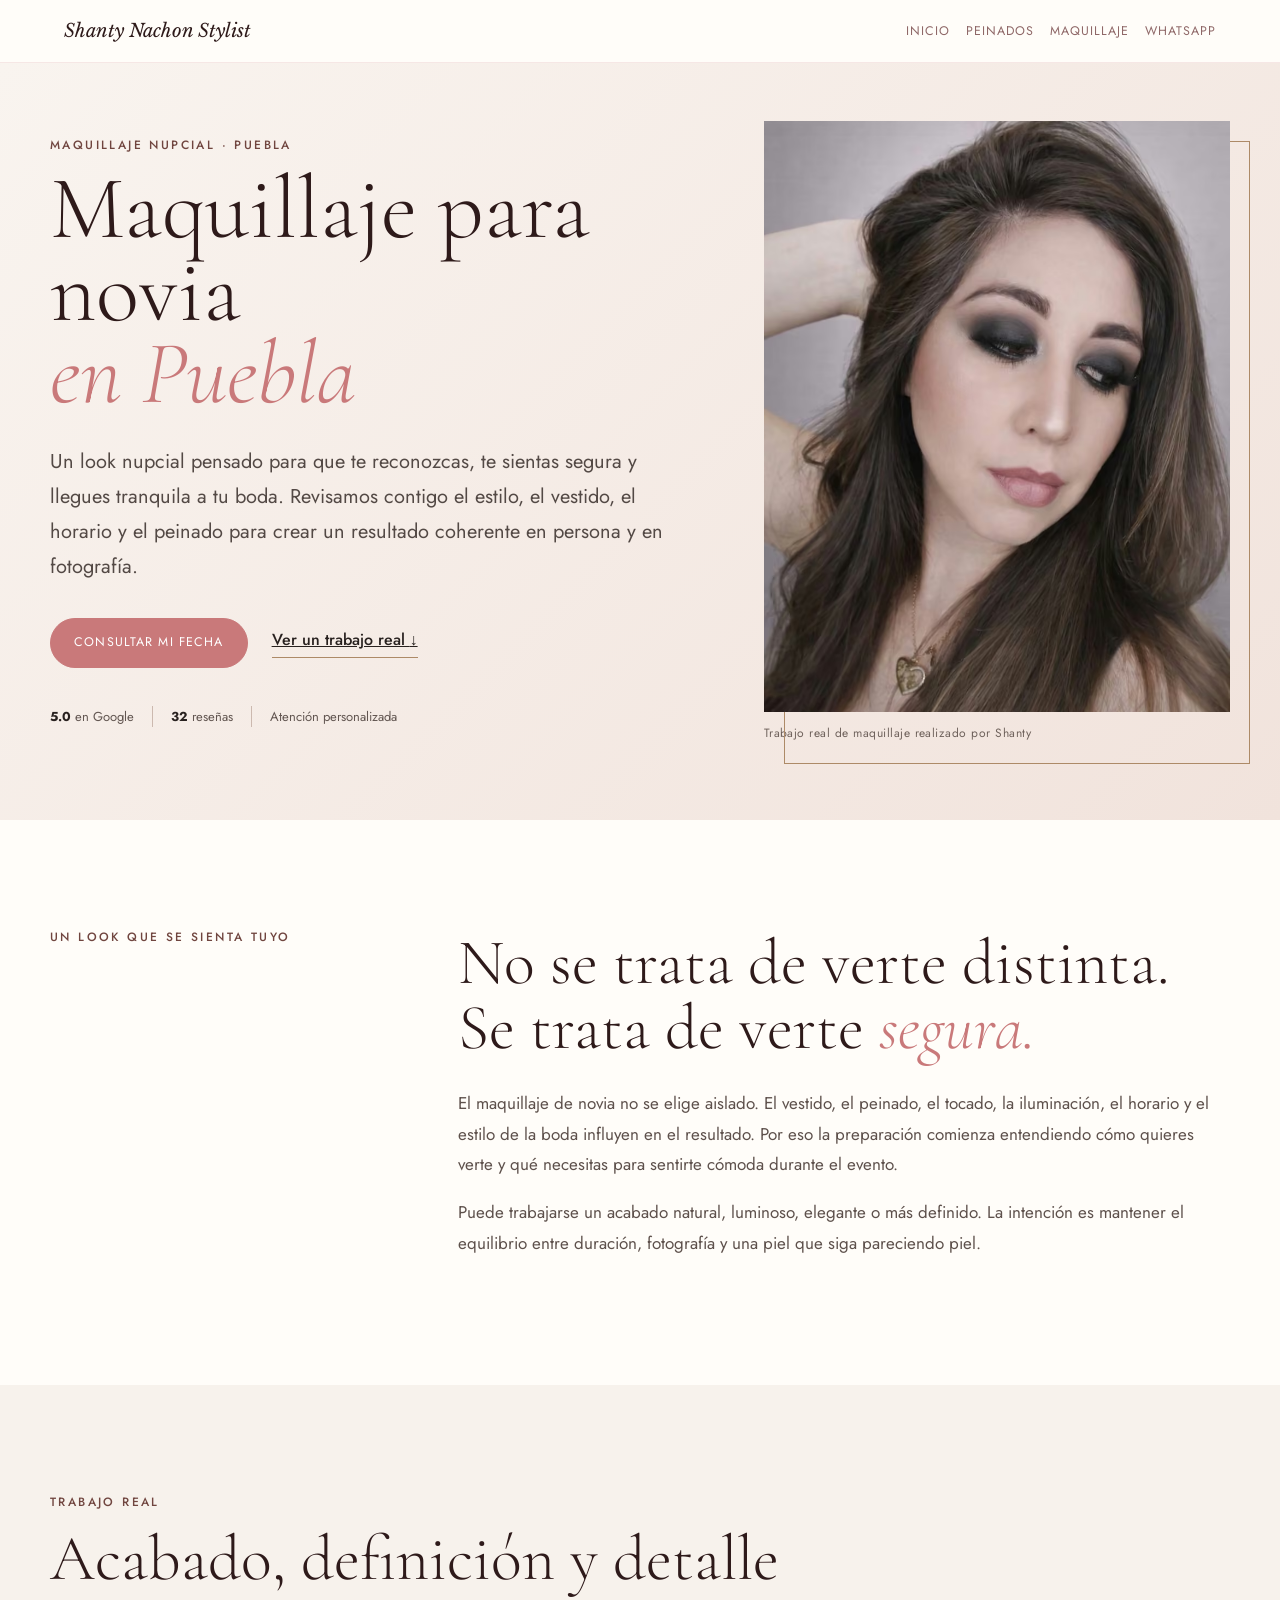
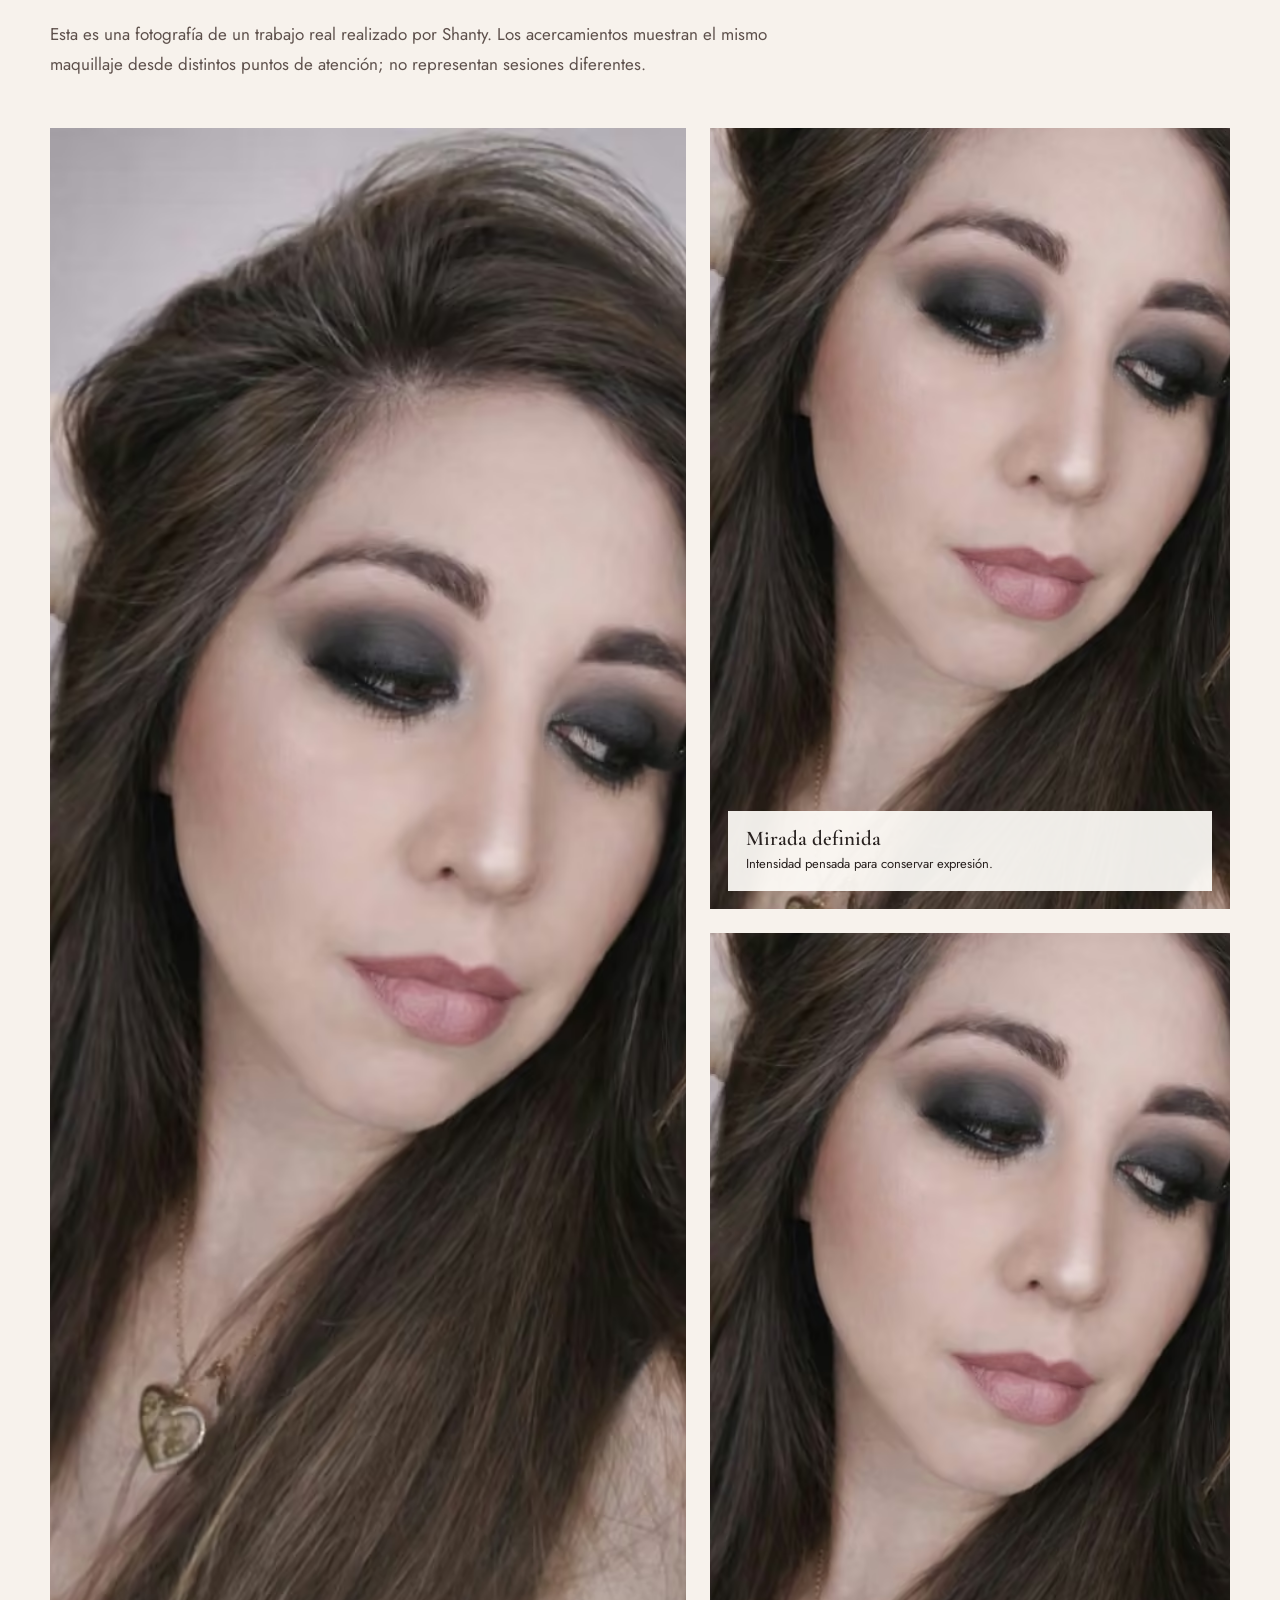
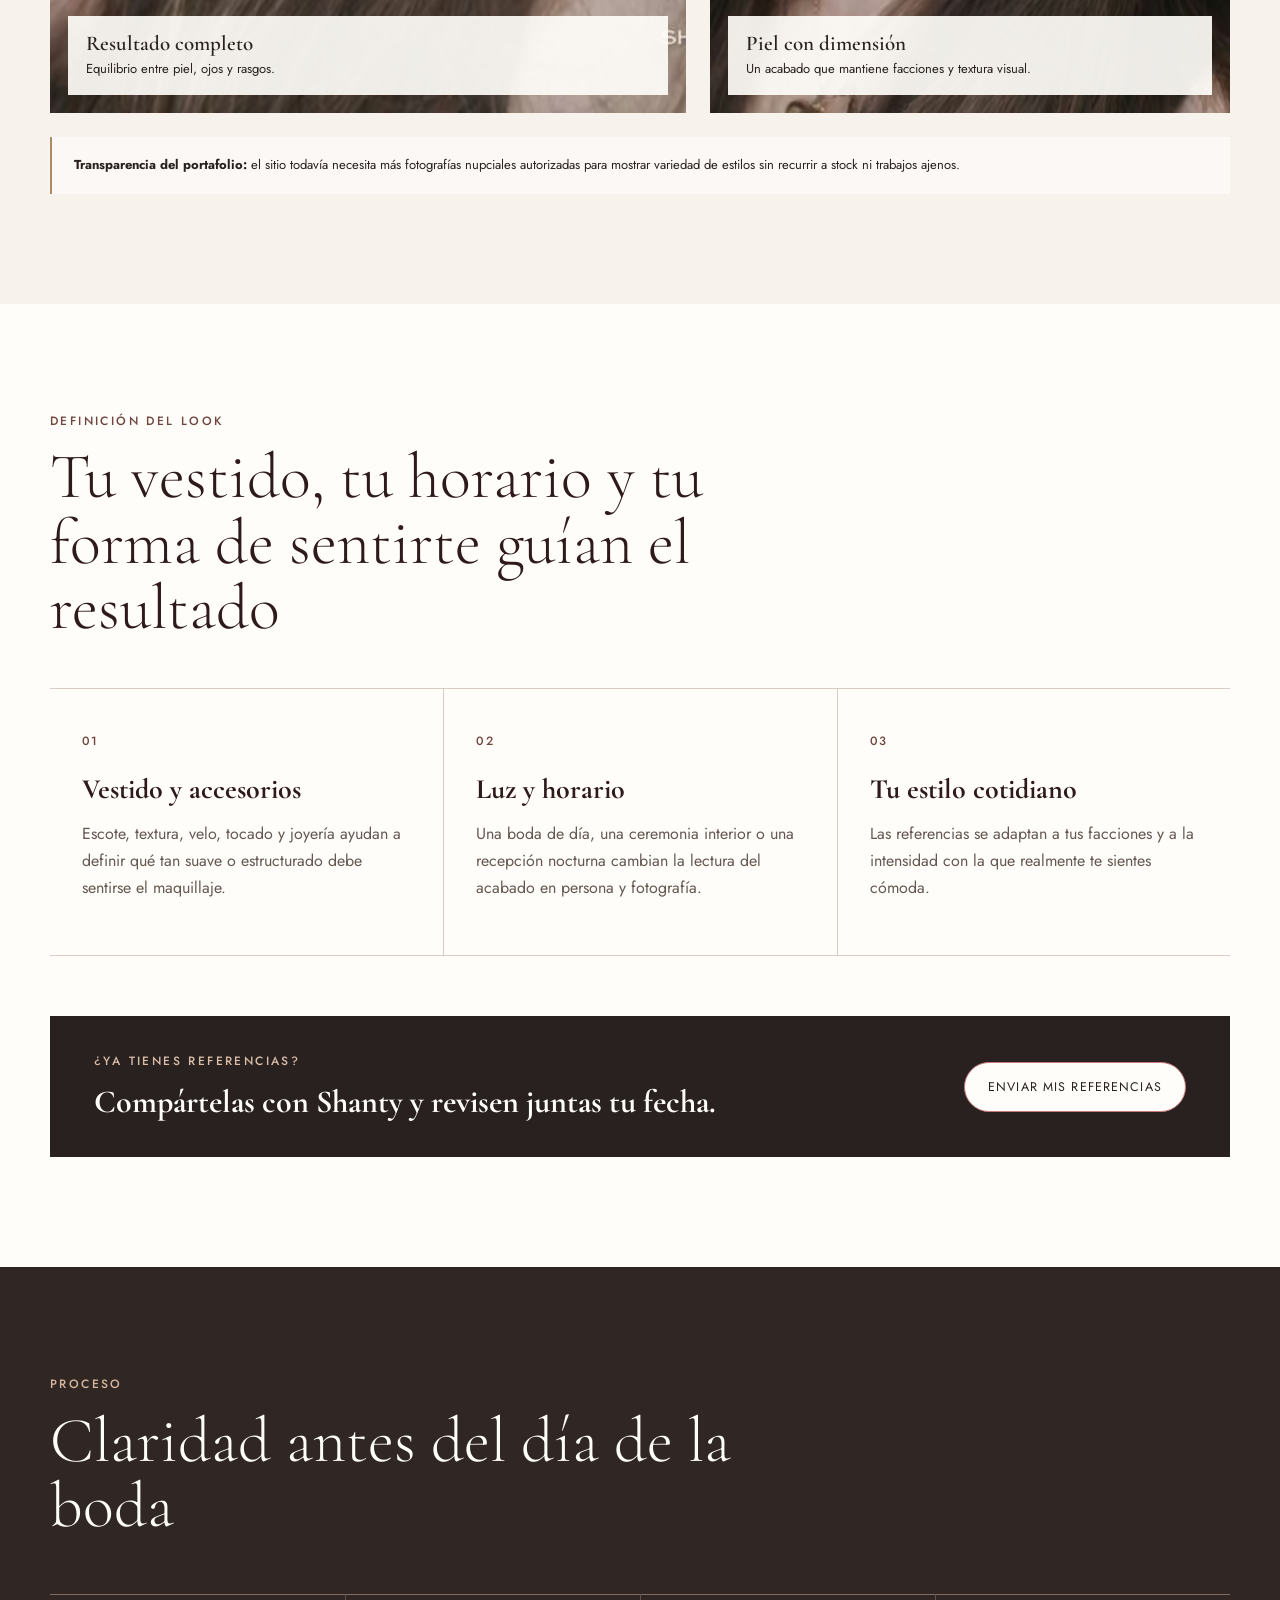
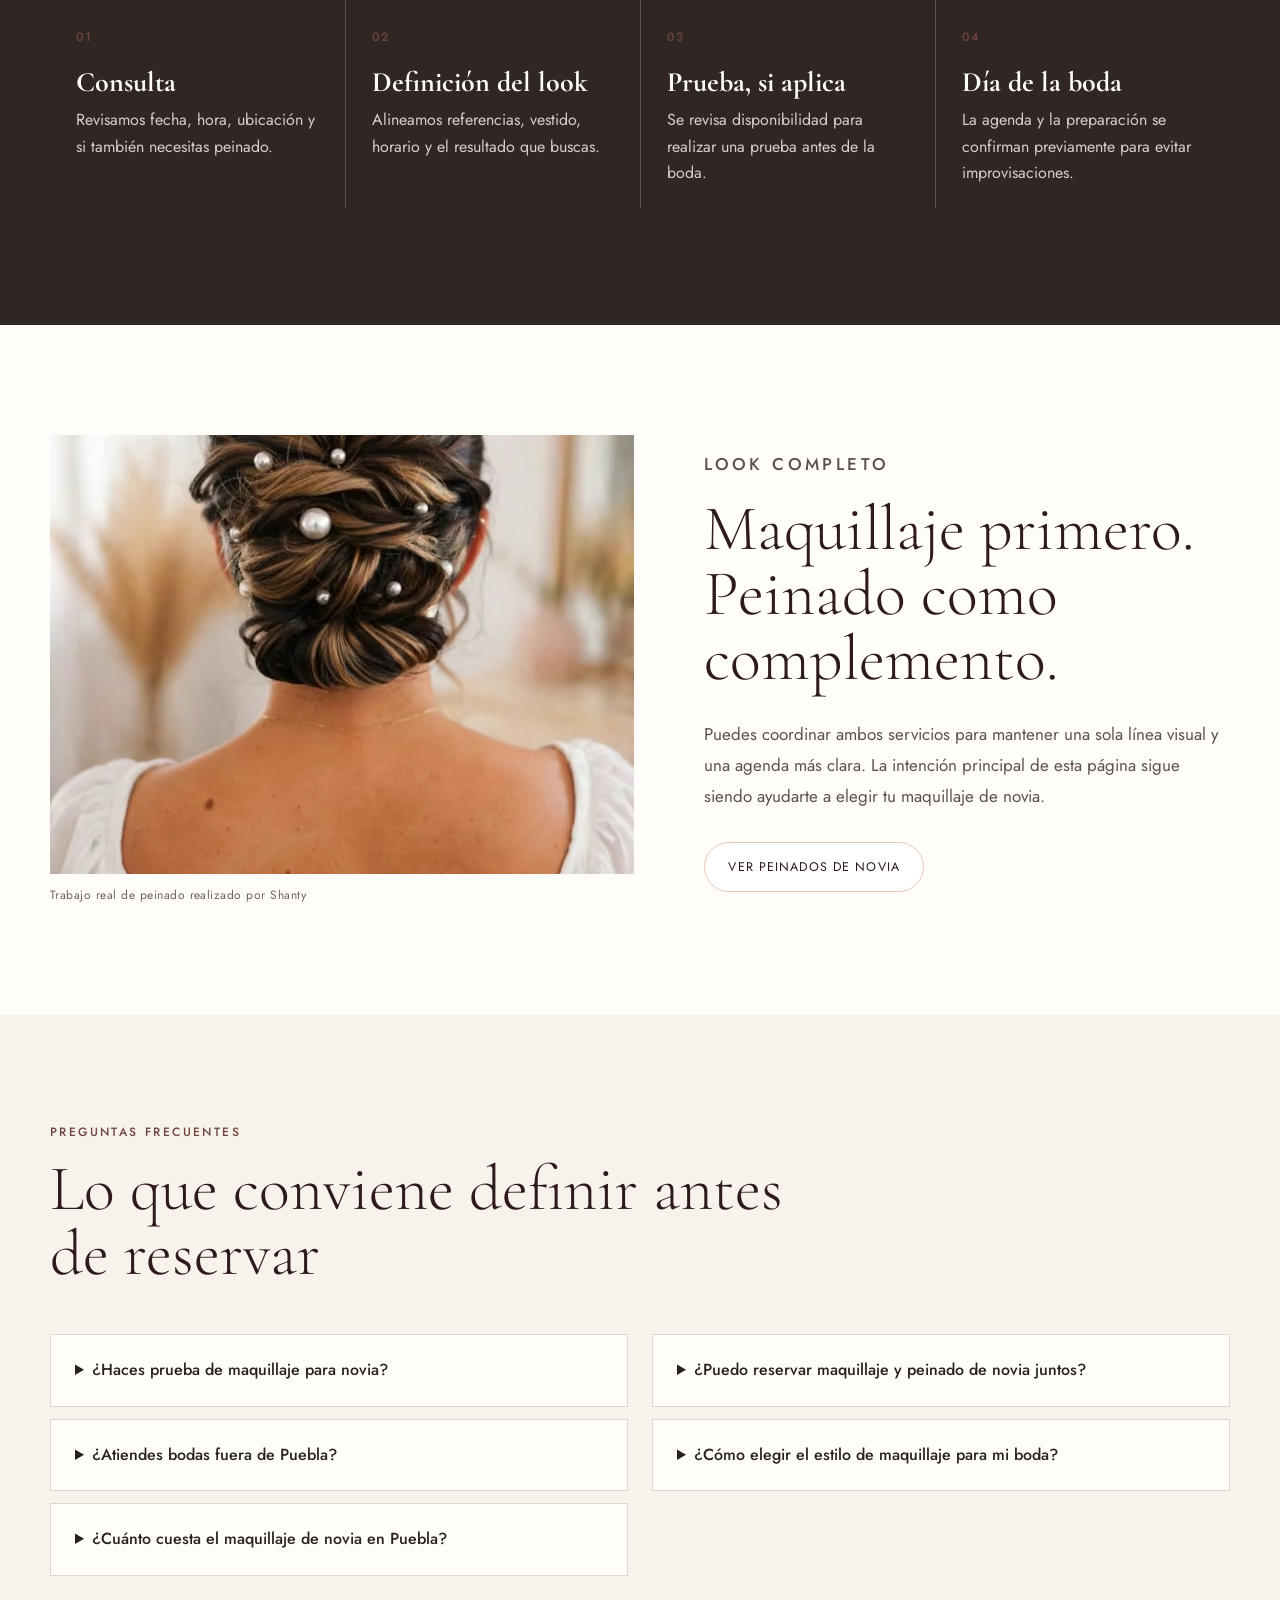
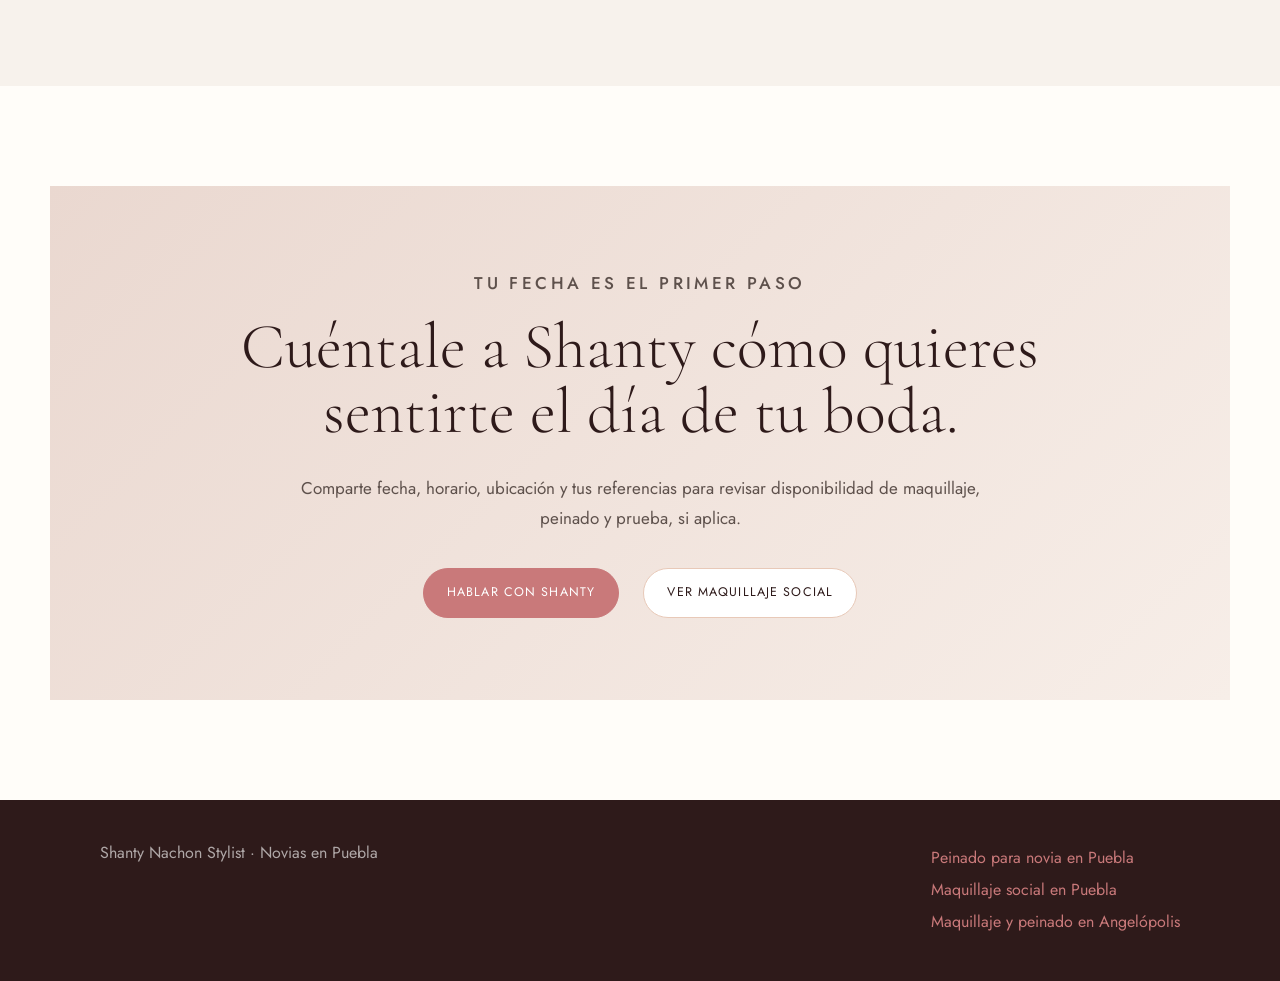
<file: maquillaje-novia-puebla.html>
<!DOCTYPE html>
<html lang="es-MX">
<head>
  <meta charset="utf-8">
  <meta name="viewport" content="width=device-width, initial-scale=1">
  <title>Maquillaje para novia en Puebla | Shanty Nachon Stylist</title>
  <meta name="description" content="Maquillaje para novia en Puebla con opción de peinado, prueba y atención en Puebla, Angelópolis, Cholula y Atlixco. Consulta disponibilidad.">
  <link rel="canonical" href="https://shantynachon.com/maquillaje-novia-puebla">
  <meta name="robots" content="index, follow">
  <meta property="og:type" content="website">
  <meta property="og:url" content="https://shantynachon.com/maquillaje-novia-puebla">
  <meta property="og:locale" content="es_MX">
  <meta property="og:title" content="Maquillaje para novia en Puebla | Shanty Nachon Stylist">
  <meta property="og:description" content="Maquillaje para novia en Puebla con opción de peinado, prueba y atención en Puebla, Angelópolis, Cholula y Atlixco.">
  <meta property="og:image" content="https://shantynachon.com/assets/galeria-maquillaje-natural.webp">
  <meta property="og:image:secure_url" content="https://shantynachon.com/assets/galeria-maquillaje-natural.webp">
  <meta property="og:image:type" content="image/webp">
  <meta property="og:image:width" content="853">
  <meta property="og:image:height" content="1280">
  <meta property="og:image:alt" content="Trabajo real de maquillaje profesional realizado por Shanty Nachón en Puebla">
  <meta name="twitter:card" content="summary_large_image">
  <meta name="twitter:title" content="Maquillaje para novia en Puebla | Shanty Nachon Stylist">
  <meta name="twitter:description" content="Maquillaje para novia en Puebla con opción de peinado, prueba y atención en Puebla, Angelópolis, Cholula y Atlixco.">
  <meta name="twitter:image" content="https://shantynachon.com/assets/galeria-maquillaje-natural.webp">
  <meta name="twitter:image:alt" content="Trabajo real de maquillaje profesional realizado por Shanty Nachón en Puebla">
  <link rel="preconnect" href="https://fonts.googleapis.com">
  <link rel="preconnect" href="https://fonts.gstatic.com" crossorigin>
  <link href="https://fonts.googleapis.com/css2?family=Cormorant+Garamond:ital,wght@0,300;0,600;1,400&amp;family=Jost:wght@300;400;500&amp;family=Libre+Baskerville:ital@1&amp;display=swap" rel="stylesheet" media="print" onload="this.media='all'">
  <noscript><link href="https://fonts.googleapis.com/css2?family=Cormorant+Garamond:ital,wght@0,300;0,600;1,400&amp;family=Jost:wght@300;400;500&amp;family=Libre+Baskerville:ital@1&amp;display=swap" rel="stylesheet"></noscript>
  <link rel="stylesheet" href="/seo.css">
  <link rel="stylesheet" href="/maquillaje-novia.css">
  <script type="application/ld+json">{"@context":"https://schema.org","@type":"Service","name":"Maquillaje para novia en Puebla","description":"Maquillaje y peinado para novia en Puebla, Angelópolis, Cholula y Atlixco, con revisión previa del estilo y disponibilidad de prueba.","serviceType":"Maquillaje para novia","url":"https://shantynachon.com/maquillaje-novia-puebla","provider":{"@type":"BeautySalon","name":"Shanty Nachon Stylist","url":"https://shantynachon.com","telephone":"+522221644758"},"areaServed":["Puebla","Angelópolis","San Andrés Cholula","San Pedro Cholula","Atlixco"],"image":"https://shantynachon.com/assets/galeria-maquillaje-natural.webp"}</script>
  <script type="application/ld+json">{"@context":"https://schema.org","@type":"BreadcrumbList","itemListElement":[{"@type":"ListItem","position":1,"name":"Inicio","item":"https://shantynachon.com/"},{"@type":"ListItem","position":2,"name":"Maquillaje para novia en Puebla","item":"https://shantynachon.com/maquillaje-novia-puebla"}]}</script>
  <script type="application/ld+json">{"@context":"https://schema.org","@type":"FAQPage","mainEntity":[{"@type":"Question","name":"¿Haces prueba de maquillaje para novia?","acceptedAnswer":{"@type":"Answer","text":"Se puede revisar disponibilidad para realizar una prueba y definir el estilo antes de la boda."}},{"@type":"Question","name":"¿Puedo reservar maquillaje y peinado de novia juntos?","acceptedAnswer":{"@type":"Answer","text":"Sí. Se puede cotizar un paquete para coordinar maquillaje y peinado dentro de la misma preparación."}},{"@type":"Question","name":"¿Atiendes bodas fuera de Puebla?","acceptedAnswer":{"@type":"Answer","text":"Se revisa disponibilidad para Angelópolis, Cholula y Atlixco. Según la ubicación puede aplicar viático adicional."}},{"@type":"Question","name":"¿Cómo elegir el estilo de maquillaje para mi boda?","acceptedAnswer":{"@type":"Answer","text":"Se revisan tus referencias, facciones, vestido, peinado, horario e iluminación para definir un acabado coherente contigo y con el evento."}},{"@type":"Question","name":"¿Cuánto cuesta el maquillaje de novia en Puebla?","acceptedAnswer":{"@type":"Answer","text":"La cotización depende de la fecha, ubicación, horario y de si también necesitas peinado. Comparte esos datos por WhatsApp para recibir una opción adecuada a tu preparación."}}]}</script>
  <script type="application/ld+json">{"@context":"https://schema.org","@type":"ImageObject","url":"https://shantynachon.com/assets/galeria-maquillaje-natural.webp","contentUrl":"https://shantynachon.com/assets/galeria-maquillaje-natural.webp","name":"Trabajo real de maquillaje profesional de Shanty Nachón","caption":"Acabado de piel y ojos en un trabajo real realizado por Shanty Nachón en Puebla","width":853,"height":1280,"representativeOfPage":true,"creator":{"@type":"Person","name":"Shanty Nachón"}}</script>
  <script src="/analytics-config.js" defer></script>
  <script src="/analytics.js" defer></script>
</head>
<body class="makeup-page">
  <header class="topbar"><a class="brand" href="/">Shanty Nachon Stylist</a><nav class="nav"><a href="/">Inicio</a><a href="/peinado-novia-puebla">Peinados</a><a href="/maquillaje-social-puebla">Maquillaje</a><a href="https://wa.me/522221644758">WhatsApp</a></nav></header>
  <main>
    <section class="makeup-hero"><div class="makeup-wrap makeup-hero-grid"><div class="makeup-hero-copy"><p class="makeup-kicker">Maquillaje nupcial · Puebla</p><h1>Maquillaje para novia <em>en Puebla</em></h1><p class="makeup-lead">Un look nupcial pensado para que te reconozcas, te sientas segura y llegues tranquila a tu boda. Revisamos contigo el estilo, el vestido, el horario y el peinado para crear un resultado coherente en persona y en fotografía.</p><div class="makeup-actions"><a class="btn primary" href="https://wa.me/522221644758?text=Hola%20Shanty%2C%20quiero%20consultar%20disponibilidad%20para%20maquillaje%20de%20novia%20en%20Puebla">Consultar mi fecha</a><a class="makeup-text-link" href="#trabajo-real">Ver un trabajo real <span aria-hidden="true">↓</span></a></div><div class="makeup-proof" aria-label="Datos de confianza"><span><strong>5.0</strong> en Google</span><span><strong>32</strong> reseñas</span><span>Atención personalizada</span></div></div><figure class="makeup-hero-media"><picture><source srcset="/assets/galeria-maquillaje-natural.avif" type="image/avif"><source srcset="/assets/galeria-maquillaje-natural.webp" type="image/webp"><img src="/assets/galeria-maquillaje-natural.webp" width="853" height="1280" loading="eager" fetchpriority="high" decoding="async" alt="Maquillaje profesional de ojos y piel realizado por Shanty Nachón en Puebla"></picture><figcaption>Trabajo real de maquillaje realizado por Shanty</figcaption></figure></div></section>
    <section class="makeup-intro"><div class="makeup-wrap makeup-intro-grid"><p class="makeup-section-label">Un look que se sienta tuyo</p><div><h2>No se trata de verte distinta. Se trata de verte <em>segura.</em></h2><p>El maquillaje de novia no se elige aislado. El vestido, el peinado, el tocado, la iluminación, el horario y el estilo de la boda influyen en el resultado. Por eso la preparación comienza entendiendo cómo quieres verte y qué necesitas para sentirte cómoda durante el evento.</p><p>Puede trabajarse un acabado natural, luminoso, elegante o más definido. La intención es mantener el equilibrio entre duración, fotografía y una piel que siga pareciendo piel.</p></div></div></section>
    <section class="makeup-showcase" id="trabajo-real"><div class="makeup-wrap"><div class="makeup-heading"><p class="makeup-section-label">Trabajo real</p><h2>Acabado, definición y detalle</h2><p>Esta es una fotografía de un trabajo real realizado por Shanty. Los acercamientos muestran el mismo maquillaje desde distintos puntos de atención; no representan sesiones diferentes.</p></div><div class="makeup-editorial"><figure class="makeup-editorial-main"><picture><source srcset="/assets/galeria-maquillaje-natural.avif" type="image/avif"><img src="/assets/galeria-maquillaje-natural.webp" width="853" height="1280" loading="lazy" decoding="async" alt="Resultado completo de maquillaje profesional realizado por Shanty Nachón"></picture><figcaption><strong>Resultado completo</strong><span>Equilibrio entre piel, ojos y rasgos.</span></figcaption></figure><div class="makeup-details"><figure class="makeup-detail makeup-detail-eyes"><picture><source srcset="/assets/galeria-maquillaje-natural.avif" type="image/avif"><img src="/assets/galeria-maquillaje-natural.webp" width="853" height="1280" loading="lazy" decoding="async" alt="Detalle de ojos en maquillaje profesional de Shanty Nachón"></picture><figcaption><strong>Mirada definida</strong><span>Intensidad pensada para conservar expresión.</span></figcaption></figure><figure class="makeup-detail makeup-detail-skin"><picture><source srcset="/assets/galeria-maquillaje-natural.avif" type="image/avif"><img src="/assets/galeria-maquillaje-natural.webp" width="853" height="1280" loading="lazy" decoding="async" alt="Detalle de acabado de piel en maquillaje profesional de Shanty Nachón"></picture><figcaption><strong>Piel con dimensión</strong><span>Un acabado que mantiene facciones y textura visual.</span></figcaption></figure></div></div><div class="makeup-note"><p><strong>Transparencia del portafolio:</strong> el sitio todavía necesita más fotografías nupciales autorizadas para mostrar variedad de estilos sin recurrir a stock ni trabajos ajenos.</p></div></div></section>
    <section class="makeup-style-guide"><div class="makeup-wrap"><div class="makeup-heading narrow"><p class="makeup-section-label">Definición del look</p><h2>Tu vestido, tu horario y tu forma de sentirte guían el resultado</h2></div><div class="makeup-style-grid"><article><span>01</span><h3>Vestido y accesorios</h3><p>Escote, textura, velo, tocado y joyería ayudan a definir qué tan suave o estructurado debe sentirse el maquillaje.</p></article><article><span>02</span><h3>Luz y horario</h3><p>Una boda de día, una ceremonia interior o una recepción nocturna cambian la lectura del acabado en persona y fotografía.</p></article><article><span>03</span><h3>Tu estilo cotidiano</h3><p>Las referencias se adaptan a tus facciones y a la intensidad con la que realmente te sientes cómoda.</p></article></div><div class="makeup-inline-cta"><div><p class="makeup-section-label">¿Ya tienes referencias?</p><h3>Compártelas con Shanty y revisen juntas tu fecha.</h3></div><a class="btn primary" href="https://wa.me/522221644758?text=Hola%20Shanty%2C%20tengo%20referencias%20para%20mi%20maquillaje%20de%20novia%20y%20quiero%20consultar%20mi%20fecha">Enviar mis referencias</a></div></div></section>
    <section class="makeup-process"><div class="makeup-wrap"><div class="makeup-heading"><p class="makeup-section-label">Proceso</p><h2>Claridad antes del día de la boda</h2></div><ol class="makeup-timeline"><li><span>01</span><div><h3>Consulta</h3><p>Revisamos fecha, hora, ubicación y si también necesitas peinado.</p></div></li><li><span>02</span><div><h3>Definición del look</h3><p>Alineamos referencias, vestido, horario y el resultado que buscas.</p></div></li><li><span>03</span><div><h3>Prueba, si aplica</h3><p>Se revisa disponibilidad para realizar una prueba antes de la boda.</p></div></li><li><span>04</span><div><h3>Día de la boda</h3><p>La agenda y la preparación se confirman previamente para evitar improvisaciones.</p></div></li></ol></div></section>
    <section class="makeup-complete-look"><div class="makeup-wrap makeup-complete-grid"><figure><picture><source srcset="/assets/hero-peinado-novia.avif" type="image/avif"><img src="/assets/hero-peinado-novia.webp" width="720" height="1280" loading="lazy" decoding="async" alt="Peinado real realizado por Shanty Nachón como complemento para un look de evento"></picture><figcaption>Trabajo real de peinado realizado por Shanty</figcaption></figure><div><p class="makeup-section-label">Look completo</p><h2>Maquillaje primero. Peinado como complemento.</h2><p>Puedes coordinar ambos servicios para mantener una sola línea visual y una agenda más clara. La intención principal de esta página sigue siendo ayudarte a elegir tu maquillaje de novia.</p><a class="btn secondary" href="/peinado-novia-puebla">Ver peinados de novia</a></div></div></section>
    <section class="makeup-faq"><div class="makeup-wrap"><div class="makeup-heading"><p class="makeup-section-label">Preguntas frecuentes</p><h2>Lo que conviene definir antes de reservar</h2></div><div class="makeup-faq-grid"><details><summary>¿Haces prueba de maquillaje para novia?</summary><p>Se puede revisar disponibilidad para realizar una prueba y definir el estilo antes de la boda.</p></details><details><summary>¿Puedo reservar maquillaje y peinado de novia juntos?</summary><p>Sí. Se puede cotizar un paquete para coordinar maquillaje y peinado dentro de la misma preparación.</p></details><details><summary>¿Atiendes bodas fuera de Puebla?</summary><p>Se revisa disponibilidad para Angelópolis, Cholula y Atlixco. Según la ubicación puede aplicar viático adicional.</p></details><details><summary>¿Cómo elegir el estilo de maquillaje para mi boda?</summary><p>Se revisan tus referencias, facciones, vestido, peinado, horario e iluminación para definir un acabado coherente contigo y con el evento.</p></details><details><summary>¿Cuánto cuesta el maquillaje de novia en Puebla?</summary><p>La cotización depende de la fecha, ubicación, horario y de si también necesitas peinado. Comparte esos datos por WhatsApp para recibir una opción adecuada a tu preparación.</p></details></div></div></section>
    <section class="makeup-final"><div class="makeup-wrap"><div class="makeup-final-box"><p class="makeup-section-label">Tu fecha es el primer paso</p><h2>Cuéntale a Shanty cómo quieres sentirte el día de tu boda.</h2><p>Comparte fecha, horario, ubicación y tus referencias para revisar disponibilidad de maquillaje, peinado y prueba, si aplica.</p><div class="makeup-actions"><a class="btn primary" href="https://wa.me/522221644758?text=Hola%20Shanty%2C%20quiero%20consultar%20disponibilidad%20para%20maquillaje%20y%20peinado%20de%20novia">Hablar con Shanty</a><a class="btn secondary" href="/maquillaje-social-puebla">Ver maquillaje social</a></div></div></div></section>
  </main>
  <a class="makeup-mobile-whatsapp" href="https://wa.me/522221644758?text=Hola%20Shanty%2C%20quiero%20consultar%20disponibilidad%20para%20maquillaje%20de%20novia" aria-label="Consultar disponibilidad por WhatsApp">Consultar por WhatsApp</a>
  <footer><div class="wrap"><div>Shanty Nachon Stylist · Novias en Puebla</div><div class="links"><a href="/peinado-novia-puebla">Peinado para novia en Puebla</a><a href="/maquillaje-social-puebla">Maquillaje social en Puebla</a><a href="/maquillaje-y-peinado-angelopolis">Maquillaje y peinado en Angelópolis</a></div></div></footer>
</body>
</html>
</file>
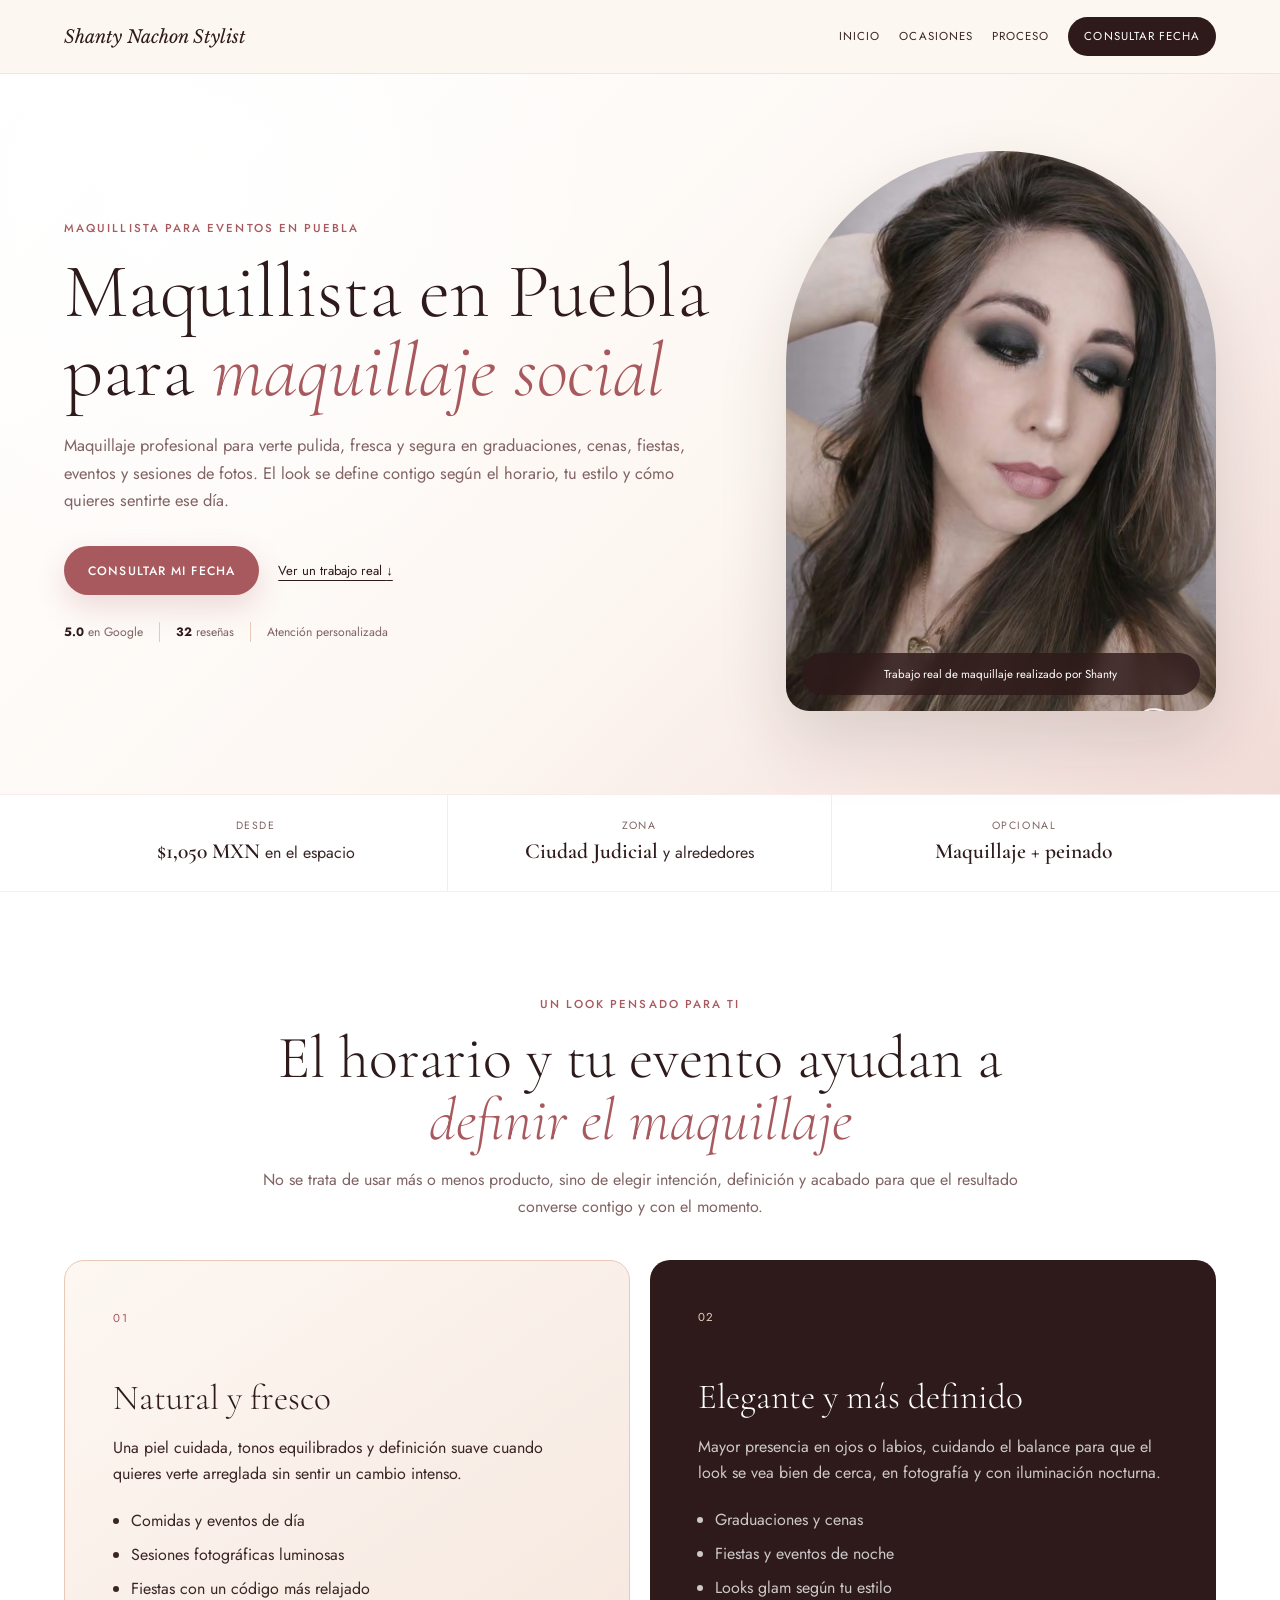
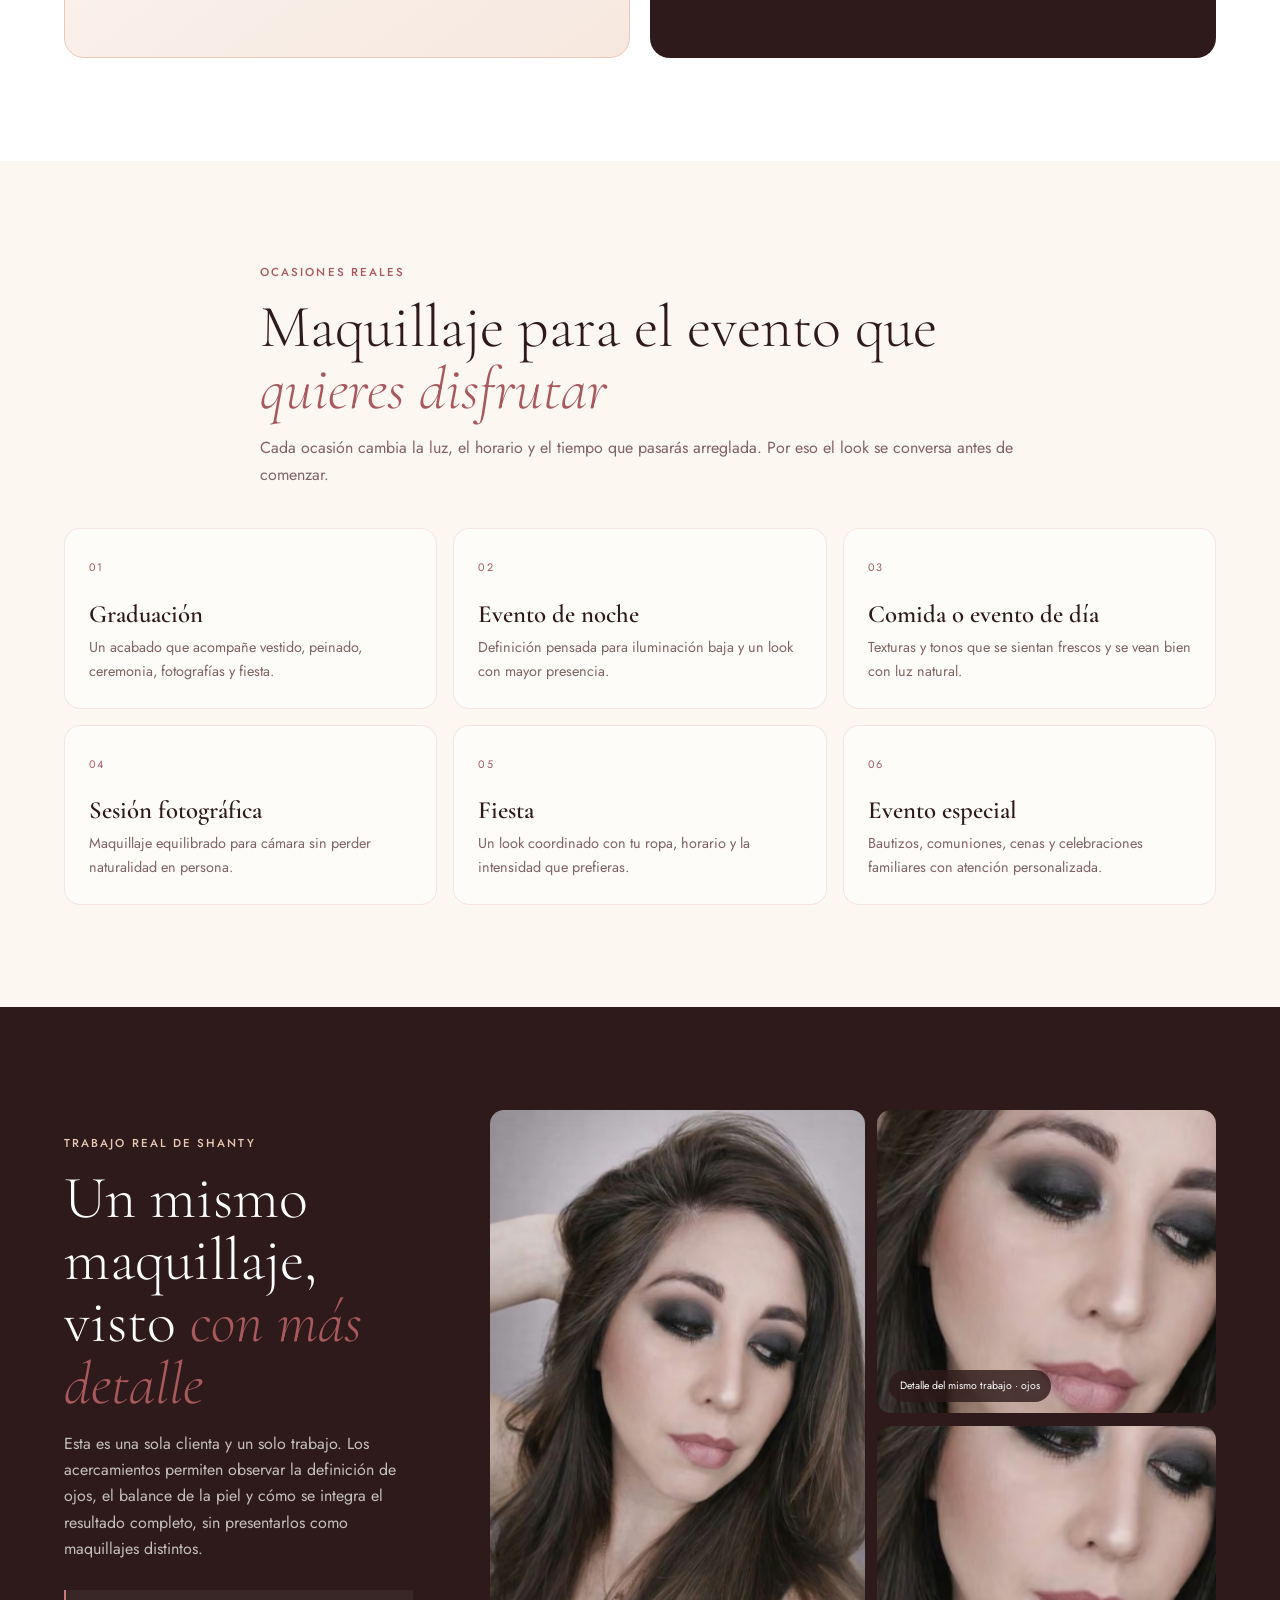
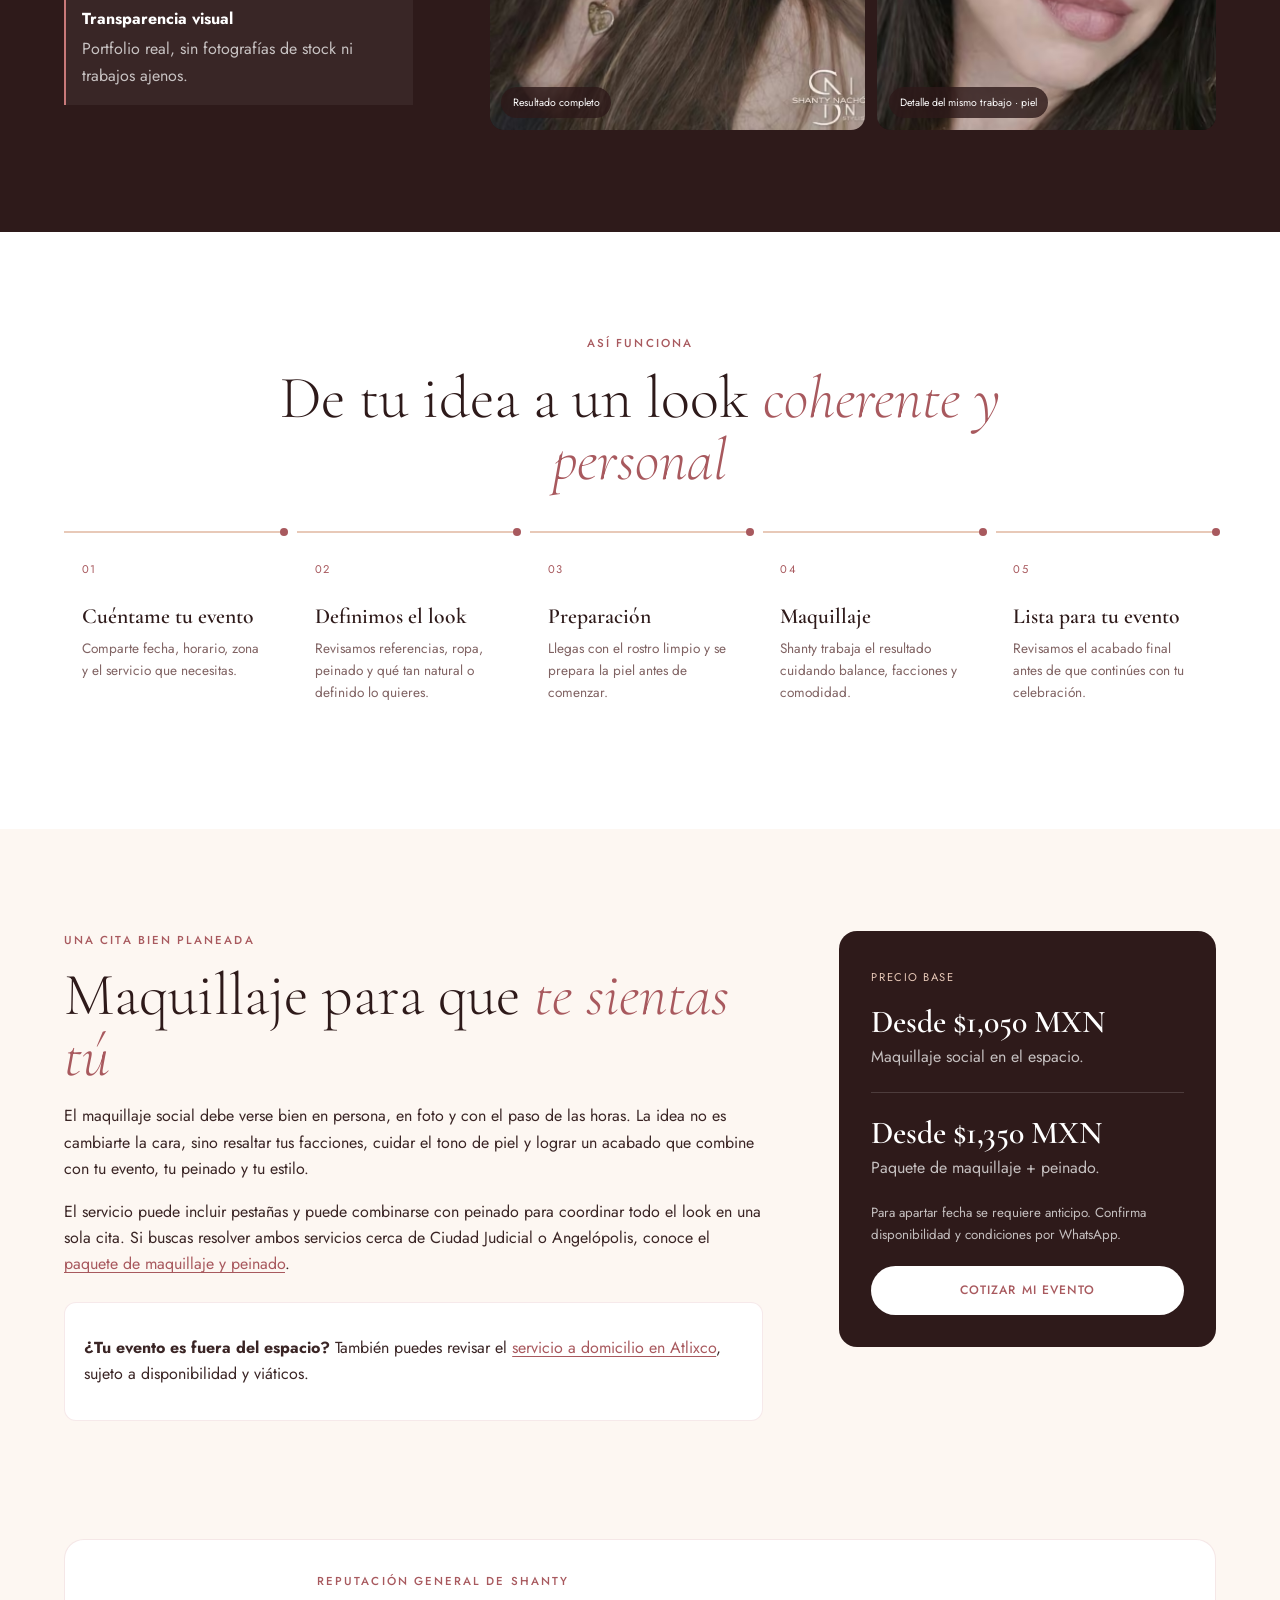
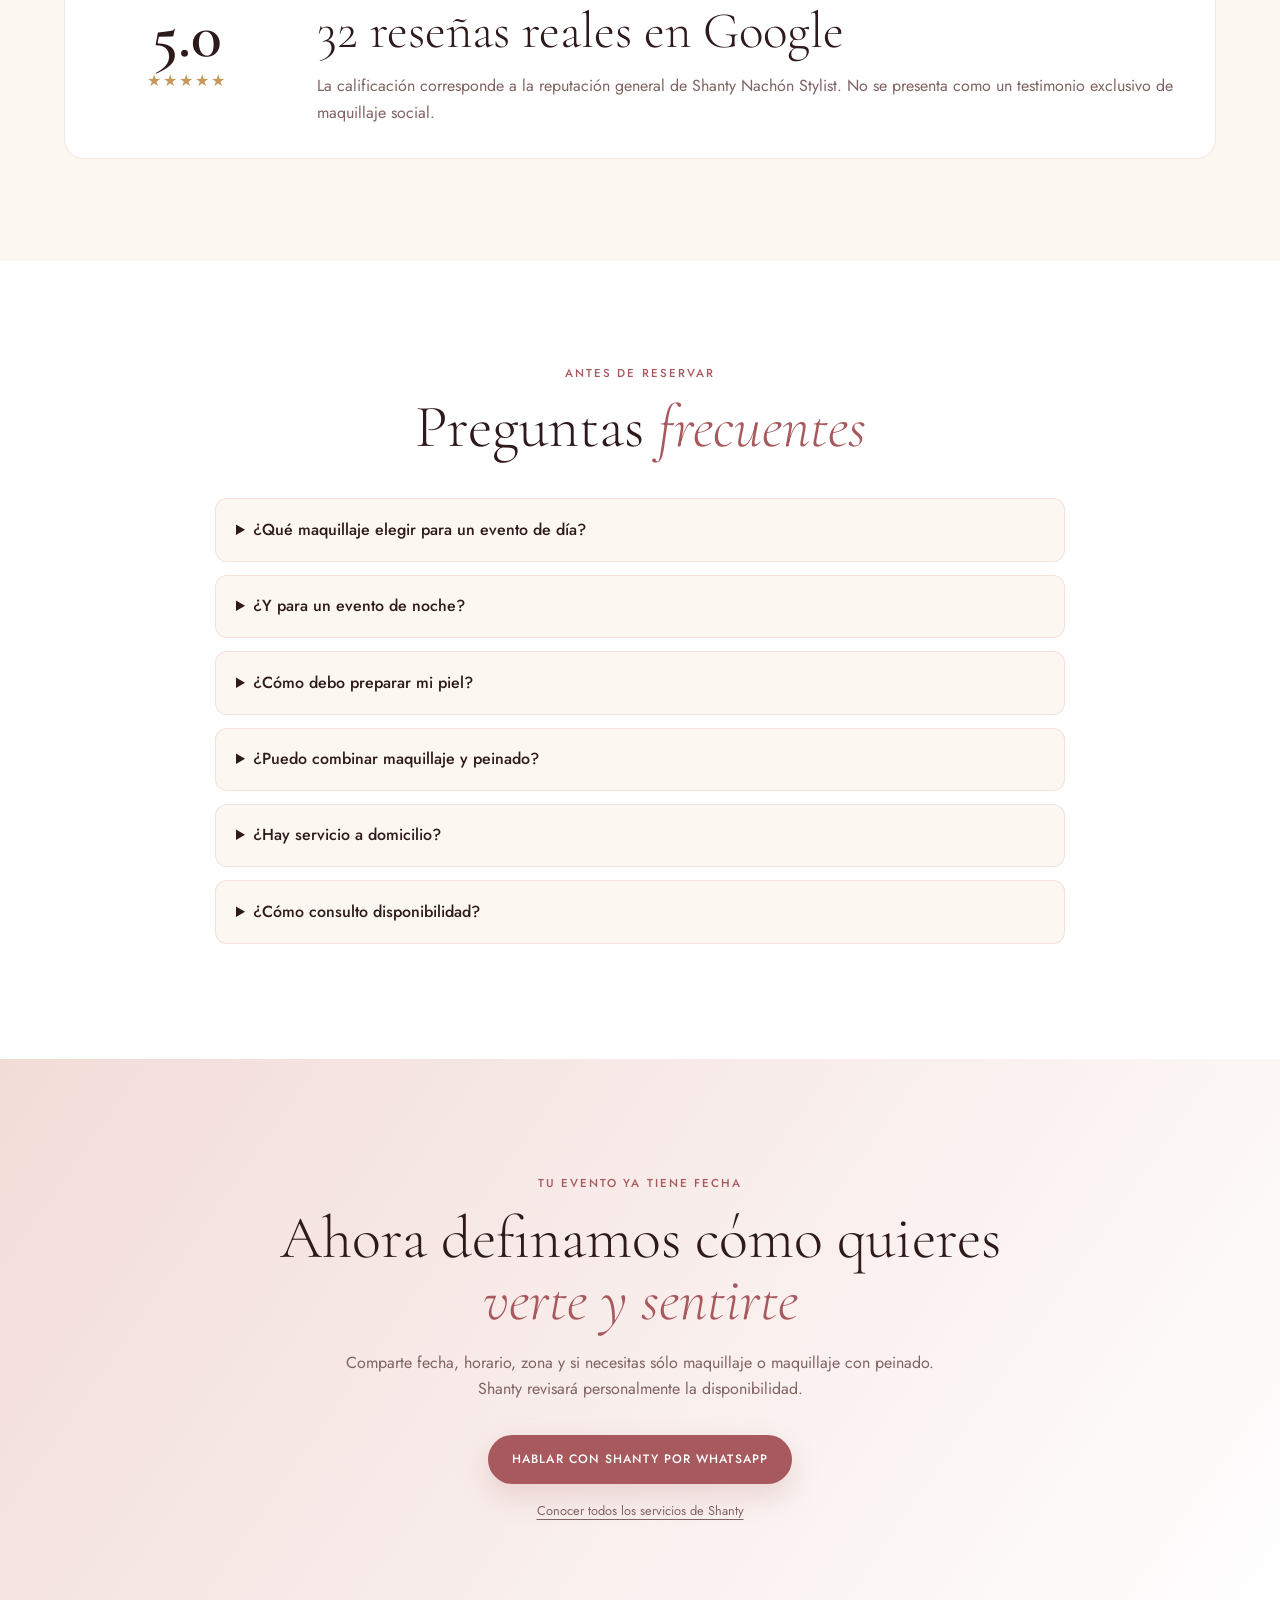
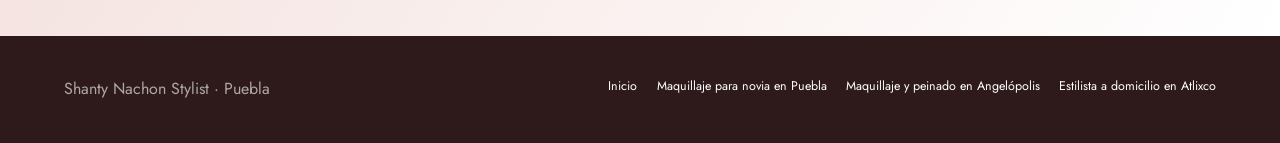
<file: maquillaje-social-puebla.html>
<!DOCTYPE html>
<html lang="es-MX">
<head>
  <meta charset="utf-8">
  <meta name="viewport" content="width=device-width, initial-scale=1">
  <link rel="icon" href="data:image/svg+xml,%3Csvg xmlns='http://www.w3.org/2000/svg' viewBox='0 0 64 64'%3E%3Crect width='64' height='64' rx='32' fill='%232e1a1a'/%3E%3Ctext x='32' y='41' text-anchor='middle' font-family='serif' font-size='28' fill='white'%3ESN%3C/text%3E%3C/svg%3E">
  <title>Maquillaje Social en Puebla | Precios y Citas | Shanty Nachón</title>
  <meta name="description" content="Maquillaje social profesional en Puebla desde $1,050. Looks naturales o glam para bodas, graduaciones y eventos. Consulta disponibilidad por WhatsApp.">
  <link rel="canonical" href="https://shantynachon.com/maquillaje-social-puebla">
  <meta name="robots" content="index, follow">
  <meta property="og:type" content="website">
  <meta property="og:url" content="https://shantynachon.com/maquillaje-social-puebla">
  <meta property="og:locale" content="es_MX">
  <meta property="og:title" content="Maquillaje Social en Puebla | Precios y Citas | Shanty Nachón">
  <meta property="og:description" content="Maquillaje social profesional en Puebla desde $1,050 para bodas, graduaciones y eventos. Consulta disponibilidad por WhatsApp.">
  <meta property="og:image" content="https://shantynachon.com/og-image.png">
  <meta property="og:image:secure_url" content="https://shantynachon.com/og-image.png">
  <meta property="og:image:type" content="image/png">
  <meta property="og:image:width" content="1200">
  <meta property="og:image:height" content="630">
  <meta property="og:image:alt" content="Shanty Nachon Stylist - maquillaje y peinado profesional en Puebla">
  <meta name="twitter:card" content="summary_large_image">
  <meta name="twitter:title" content="Maquillaje Social en Puebla | Precios y Citas | Shanty Nachón">
  <meta name="twitter:description" content="Maquillaje social profesional en Puebla desde $1,050 para bodas, graduaciones y eventos. Consulta disponibilidad por WhatsApp.">
  <meta name="twitter:image" content="https://shantynachon.com/og-image.png">
  <meta name="twitter:image:alt" content="Shanty Nachon Stylist - maquillaje y peinado profesional en Puebla">
  <link rel="preconnect" href="https://fonts.googleapis.com">
  <link rel="preconnect" href="https://fonts.gstatic.com" crossorigin>
  <link href="https://fonts.googleapis.com/css2?family=Cormorant+Garamond:ital,wght@0,300;0,600;1,400&family=Jost:wght@300;400;500&family=Libre+Baskerville:ital@1&display=swap" rel="stylesheet">
  <link rel="stylesheet" href="/maquillaje-social.css">
  <script type="application/ld+json">{"@context":"https://schema.org","@type":"Service","name":"Maquillista en Puebla para maquillaje social","url":"https://shantynachon.com/maquillaje-social-puebla","description":"Maquillaje social profesional en Puebla para graduaciones, cenas, fiestas, eventos y sesiones fotográficas.","provider":{"@type":"BeautySalon","name":"Shanty Nachon Stylist","url":"https://shantynachon.com","telephone":"+522221644758"},"areaServed":["Puebla","Angelopolis","Cholula","Atlixco"],"serviceType":"Maquillaje social","image":"https://shantynachon.com/assets/galeria-maquillaje-natural.webp","offers":{"@type":"Offer","price":"1050","priceCurrency":"MXN","availability":"https://schema.org/InStock"}}</script>
  <script type="application/ld+json">{"@context":"https://schema.org","@type":"BreadcrumbList","itemListElement":[{"@type":"ListItem","position":1,"name":"Inicio","item":"https://shantynachon.com/"},{"@type":"ListItem","position":2,"name":"Maquillaje social puebla","item":"https://shantynachon.com/maquillaje-social-puebla"}]}</script>
  <script type="application/ld+json">{"@context":"https://schema.org","@type":"ImageObject","url":"https://shantynachon.com/assets/galeria-maquillaje-natural.webp","contentUrl":"https://shantynachon.com/assets/galeria-maquillaje-natural.webp","width":853,"height":1280,"name":"Trabajo real de maquillaje social realizado por Shanty Nachón","caption":"Trabajo real de maquillaje profesional realizado por Shanty Nachón en Puebla","representativeOfPage":true,"creator":{"@type":"Person","name":"Shanty Nachón"}}</script>
  <script type="application/ld+json">{"@context":"https://schema.org","@type":"FAQPage","mainEntity":[{"@type":"Question","name":"¿Qué maquillaje elegir para un evento de día?","acceptedAnswer":{"@type":"Answer","text":"Para un evento de día suele favorecer un acabado fresco y equilibrado. Shanty revisa contigo el horario, la ropa, el peinado y qué tan natural o definido quieres verte."}},{"@type":"Question","name":"¿Y para un evento de noche?","acceptedAnswer":{"@type":"Answer","text":"Para la noche se puede trabajar mayor definición en ojos o labios y ajustar el acabado a la iluminación, el tipo de evento y tu estilo personal."}},{"@type":"Question","name":"¿Cómo debo preparar mi piel?","acceptedAnswer":{"@type":"Answer","text":"Llega con el rostro limpio y sin maquillaje. Si tu piel necesita alguna indicación adicional, Shanty te la compartirá al confirmar la cita."}},{"@type":"Question","name":"¿Puedo combinar maquillaje y peinado?","acceptedAnswer":{"@type":"Answer","text":"Sí. El maquillaje social puede combinarse con peinado para coordinar el look completo en una sola cita."}},{"@type":"Question","name":"¿Hay servicio a domicilio?","acceptedAnswer":{"@type":"Answer","text":"Sí, según disponibilidad, horario y zona. Para Atlixco puede aplicar un viático adicional que se confirma antes de apartar la fecha."}},{"@type":"Question","name":"¿Cómo consulto disponibilidad?","acceptedAnswer":{"@type":"Answer","text":"Envía por WhatsApp la fecha, el horario en que necesitas estar lista, la zona y el servicio que buscas. Shanty revisará personalmente la disponibilidad."}}]}</script>
  <script src="/analytics-config.js" defer></script>
  <script src="/analytics.js" defer></script>
</head>
<body class="social-page">
  <a class="skip-link" href="#contenido">Ir al contenido</a>
  <header class="social-topbar">
    <a class="social-brand" href="/">Shanty Nachon Stylist</a>
    <nav class="social-nav" aria-label="Navegación principal"><a href="/">Inicio</a><a href="#ocasiones">Ocasiones</a><a href="#proceso">Proceso</a><a class="social-nav-cta" href="https://wa.me/522221644758?text=Hola%20Shanty%2C%20quiero%20consultar%20disponibilidad%20para%20maquillaje%20social%20en%20Puebla">Consultar fecha</a></nav>
  </header>
  <main id="contenido">
    <section class="social-hero">
      <div class="social-wrap social-hero-grid">
        <div class="social-hero-copy">
          <p class="social-kicker">Maquillista para eventos en Puebla</p>
          <h1>Maquillista en Puebla para <em>maquillaje social</em></h1>
          <p class="social-lead">Maquillaje profesional para verte pulida, fresca y segura en graduaciones, cenas, fiestas, eventos y sesiones de fotos. El look se define contigo según el horario, tu estilo y cómo quieres sentirte ese día.</p>
          <div class="social-actions"><a class="social-btn social-btn-primary" href="https://wa.me/522221644758?text=Hola%20Shanty%2C%20quiero%20cotizar%20maquillaje%20social%20en%20Puebla">Consultar mi fecha</a><a class="social-text-link" href="#trabajo-real">Ver un trabajo real <span aria-hidden="true">↓</span></a></div>
          <div class="social-proof" aria-label="Datos de confianza"><span><strong>5.0</strong> en Google</span><span><strong>32</strong> reseñas</span><span>Atención personalizada</span></div>
        </div>
        <figure class="social-hero-media">
          <picture><source srcset="/assets/galeria-maquillaje-natural.avif" type="image/avif"><source srcset="/assets/galeria-maquillaje-natural.webp" type="image/webp"><img src="/assets/galeria-maquillaje-natural.webp" width="853" height="1280" loading="eager" fetchpriority="high" decoding="async" alt="Maquillaje profesional de ojos y piel realizado por Shanty Nachón en Puebla"></picture>
          <figcaption>Trabajo real de maquillaje realizado por Shanty</figcaption>
        </figure>
      </div>
    </section>
    <section class="social-trust" aria-label="Información del servicio"><div class="social-wrap social-trust-grid"><p><span>Desde</span><strong>$1,050 MXN</strong> en el espacio</p><p><span>Zona</span><strong>Ciudad Judicial</strong> y alrededores</p><p><span>Opcional</span><strong>Maquillaje + peinado</strong></p></div></section>

    <section class="social-section social-band" id="estilo">
      <div class="social-wrap social-heading social-heading-center"><p class="social-kicker">Un look pensado para ti</p><h2>El horario y tu evento ayudan a <em>definir el maquillaje</em></h2><p>No se trata de usar más o menos producto, sino de elegir intención, definición y acabado para que el resultado converse contigo y con el momento.</p></div>
      <div class="social-wrap social-choice-grid">
        <article class="social-choice-card social-choice-light"><span class="social-choice-number">01</span><h3>Natural y fresco</h3><p>Una piel cuidada, tonos equilibrados y definición suave cuando quieres verte arreglada sin sentir un cambio intenso.</p><ul><li>Comidas y eventos de día</li><li>Sesiones fotográficas luminosas</li><li>Fiestas con un código más relajado</li></ul></article>
        <article class="social-choice-card social-choice-dark"><span class="social-choice-number">02</span><h3>Elegante y más definido</h3><p>Mayor presencia en ojos o labios, cuidando el balance para que el look se vea bien de cerca, en fotografía y con iluminación nocturna.</p><ul><li>Graduaciones y cenas</li><li>Fiestas y eventos de noche</li><li>Looks glam según tu estilo</li></ul></article>
      </div>
    </section>

    <section class="social-section" id="ocasiones">
      <div class="social-wrap social-heading"><p class="social-kicker">Ocasiones reales</p><h2>Maquillaje para el evento que <em>quieres disfrutar</em></h2><p>Cada ocasión cambia la luz, el horario y el tiempo que pasarás arreglada. Por eso el look se conversa antes de comenzar.</p></div>
      <div class="social-wrap social-occasion-grid">
        <article><span>01</span><h3>Graduación</h3><p>Un acabado que acompañe vestido, peinado, ceremonia, fotografías y fiesta.</p></article><article><span>02</span><h3>Evento de noche</h3><p>Definición pensada para iluminación baja y un look con mayor presencia.</p></article><article><span>03</span><h3>Comida o evento de día</h3><p>Texturas y tonos que se sientan frescos y se vean bien con luz natural.</p></article><article><span>04</span><h3>Sesión fotográfica</h3><p>Maquillaje equilibrado para cámara sin perder naturalidad en persona.</p></article><article><span>05</span><h3>Fiesta</h3><p>Un look coordinado con tu ropa, horario y la intensidad que prefieras.</p></article><article><span>06</span><h3>Evento especial</h3><p>Bautizos, comuniones, cenas y celebraciones familiares con atención personalizada.</p></article>
      </div>
    </section>

    <section class="social-section social-work" id="trabajo-real">
      <div class="social-wrap social-work-grid">
        <div class="social-work-copy"><p class="social-kicker">Trabajo real de Shanty</p><h2>Un mismo maquillaje, visto <em>con más detalle</em></h2><p>Esta es una sola clienta y un solo trabajo. Los acercamientos permiten observar la definición de ojos, el balance de la piel y cómo se integra el resultado completo, sin presentarlos como maquillajes distintos.</p><div class="social-work-note"><strong>Transparencia visual</strong><span>Portfolio real, sin fotografías de stock ni trabajos ajenos.</span></div></div>
        <div class="social-work-gallery">
          <figure class="social-work-full"><picture><source srcset="/assets/galeria-maquillaje-natural.avif" type="image/avif"><source srcset="/assets/galeria-maquillaje-natural.webp" type="image/webp"><img src="/assets/galeria-maquillaje-natural.webp" width="853" height="1280" loading="lazy" decoding="async" alt="Resultado completo de maquillaje social realizado por Shanty Nachón"></picture><figcaption>Resultado completo</figcaption></figure>
          <figure class="social-work-detail social-work-eyes"><picture><source srcset="/assets/galeria-maquillaje-natural.avif" type="image/avif"><source srcset="/assets/galeria-maquillaje-natural.webp" type="image/webp"><img src="/assets/galeria-maquillaje-natural.webp" width="853" height="1280" loading="lazy" decoding="async" alt="Detalle de ojos del mismo trabajo de maquillaje social"></picture><figcaption>Detalle del mismo trabajo · ojos</figcaption></figure>
          <figure class="social-work-detail social-work-skin"><picture><source srcset="/assets/galeria-maquillaje-natural.avif" type="image/avif"><source srcset="/assets/galeria-maquillaje-natural.webp" type="image/webp"><img src="/assets/galeria-maquillaje-natural.webp" width="853" height="1280" loading="lazy" decoding="async" alt="Detalle de piel del mismo trabajo de maquillaje social"></picture><figcaption>Detalle del mismo trabajo · piel</figcaption></figure>
        </div>
      </div>
    </section>

    <section class="social-section social-band" id="proceso">
      <div class="social-wrap social-heading social-heading-center"><p class="social-kicker">Así funciona</p><h2>De tu idea a un look <em>coherente y personal</em></h2></div>
      <ol class="social-wrap social-process"><li><span>01</span><h3>Cuéntame tu evento</h3><p>Comparte fecha, horario, zona y el servicio que necesitas.</p></li><li><span>02</span><h3>Definimos el look</h3><p>Revisamos referencias, ropa, peinado y qué tan natural o definido lo quieres.</p></li><li><span>03</span><h3>Preparación</h3><p>Llegas con el rostro limpio y se prepara la piel antes de comenzar.</p></li><li><span>04</span><h3>Maquillaje</h3><p>Shanty trabaja el resultado cuidando balance, facciones y comodidad.</p></li><li><span>05</span><h3>Lista para tu evento</h3><p>Revisamos el acabado final antes de que continúes con tu celebración.</p></li></ol>
    </section>

    <section class="social-section social-service"><div class="social-wrap social-service-grid">
      <div><p class="social-kicker">Una cita bien planeada</p><h2>Maquillaje para que <em>te sientas tú</em></h2><p>El maquillaje social debe verse bien en persona, en foto y con el paso de las horas. La idea no es cambiarte la cara, sino resaltar tus facciones, cuidar el tono de piel y lograr un acabado que combine con tu evento, tu peinado y tu estilo.</p><p>El servicio puede incluir pestañas y puede combinarse con peinado para coordinar todo el look en una sola cita. Si buscas resolver ambos servicios cerca de Ciudad Judicial o Angelópolis, conoce el <a href="/maquillaje-y-peinado-angelopolis">paquete de maquillaje y peinado</a>.</p><div class="social-inline-cta"><p><strong>¿Tu evento es fuera del espacio?</strong> También puedes revisar el <a href="/estilista-a-domicilio-atlixco">servicio a domicilio en Atlixco</a>, sujeto a disponibilidad y viáticos.</p></div></div>
      <aside class="social-price-panel"><span>Precio base</span><h3>Desde $1,050 MXN</h3><p>Maquillaje social en el espacio.</p><hr><h3>Desde $1,350 MXN</h3><p>Paquete de maquillaje + peinado.</p><small>Para apartar fecha se requiere anticipo. Confirma disponibilidad y condiciones por WhatsApp.</small><a class="social-btn social-btn-light" href="https://wa.me/522221644758?text=Hola%20Shanty%2C%20quiero%20cotizar%20maquillaje%20social%20para%20mi%20evento%20en%20Puebla">Cotizar mi evento</a></aside>
    </div></section>

    <section class="social-section social-reputation"><div class="social-wrap social-reputation-card"><div><span class="social-rating">5.0</span><span class="social-stars" aria-label="5 de 5 estrellas">★★★★★</span></div><div><p class="social-kicker">Reputación general de Shanty</p><h2>32 reseñas reales en Google</h2><p>La calificación corresponde a la reputación general de Shanty Nachón Stylist. No se presenta como un testimonio exclusivo de maquillaje social.</p></div></div></section>

    <section class="social-section social-band" id="preguntas"><div class="social-wrap social-heading social-heading-center"><p class="social-kicker">Antes de reservar</p><h2>Preguntas <em>frecuentes</em></h2></div><div class="social-wrap social-faq">
      <details><summary>¿Qué maquillaje elegir para un evento de día?</summary><p>Para un evento de día suele favorecer un acabado fresco y equilibrado. Shanty revisa contigo el horario, la ropa, el peinado y qué tan natural o definido quieres verte.</p></details><details><summary>¿Y para un evento de noche?</summary><p>Para la noche se puede trabajar mayor definición en ojos o labios y ajustar el acabado a la iluminación, el tipo de evento y tu estilo personal.</p></details><details><summary>¿Cómo debo preparar mi piel?</summary><p>Llega con el rostro limpio y sin maquillaje. Si tu piel necesita alguna indicación adicional, Shanty te la compartirá al confirmar la cita.</p></details><details><summary>¿Puedo combinar maquillaje y peinado?</summary><p>Sí. El maquillaje social puede combinarse con peinado para coordinar el look completo en una sola cita.</p></details><details><summary>¿Hay servicio a domicilio?</summary><p>Sí, según disponibilidad, horario y zona. Para Atlixco puede aplicar un viático adicional que se confirma antes de apartar la fecha.</p></details><details><summary>¿Cómo consulto disponibilidad?</summary><p>Envía por WhatsApp la fecha, el horario en que necesitas estar lista, la zona y el servicio que buscas. Shanty revisará personalmente la disponibilidad.</p></details>
    </div></section>

    <section class="social-final"><div class="social-wrap social-final-inner"><p class="social-kicker">Tu evento ya tiene fecha</p><h2>Ahora definamos cómo quieres <em>verte y sentirte</em></h2><p>Comparte fecha, horario, zona y si necesitas sólo maquillaje o maquillaje con peinado. Shanty revisará personalmente la disponibilidad.</p><a class="social-btn social-btn-primary" href="https://wa.me/522221644758?text=Hola%20Shanty%2C%20quiero%20consultar%20mi%20fecha%20para%20maquillaje%20social%20en%20Puebla">Hablar con Shanty por WhatsApp</a><a class="social-home-link" href="/">Conocer todos los servicios de Shanty</a></div></section>
  </main>
  <a class="social-fab" href="https://wa.me/522221644758?text=Hola%20Shanty%2C%20quiero%20consultar%20disponibilidad%20para%20maquillaje%20social%20en%20Puebla" aria-label="WA: consultar maquillaje social por WhatsApp"><span aria-hidden="true">WA</span></a>
  <footer class="social-footer"><div class="social-wrap"><div>Shanty Nachon Stylist · Puebla</div><div class="social-footer-links"><a href="/">Inicio</a><a href="/maquillaje-novia-puebla">Maquillaje para novia en Puebla</a><a href="/maquillaje-y-peinado-angelopolis">Maquillaje y peinado en Angelópolis</a><a href="/estilista-a-domicilio-atlixco">Estilista a domicilio en Atlixco</a></div></div></footer>
</body>
</html>
</file>
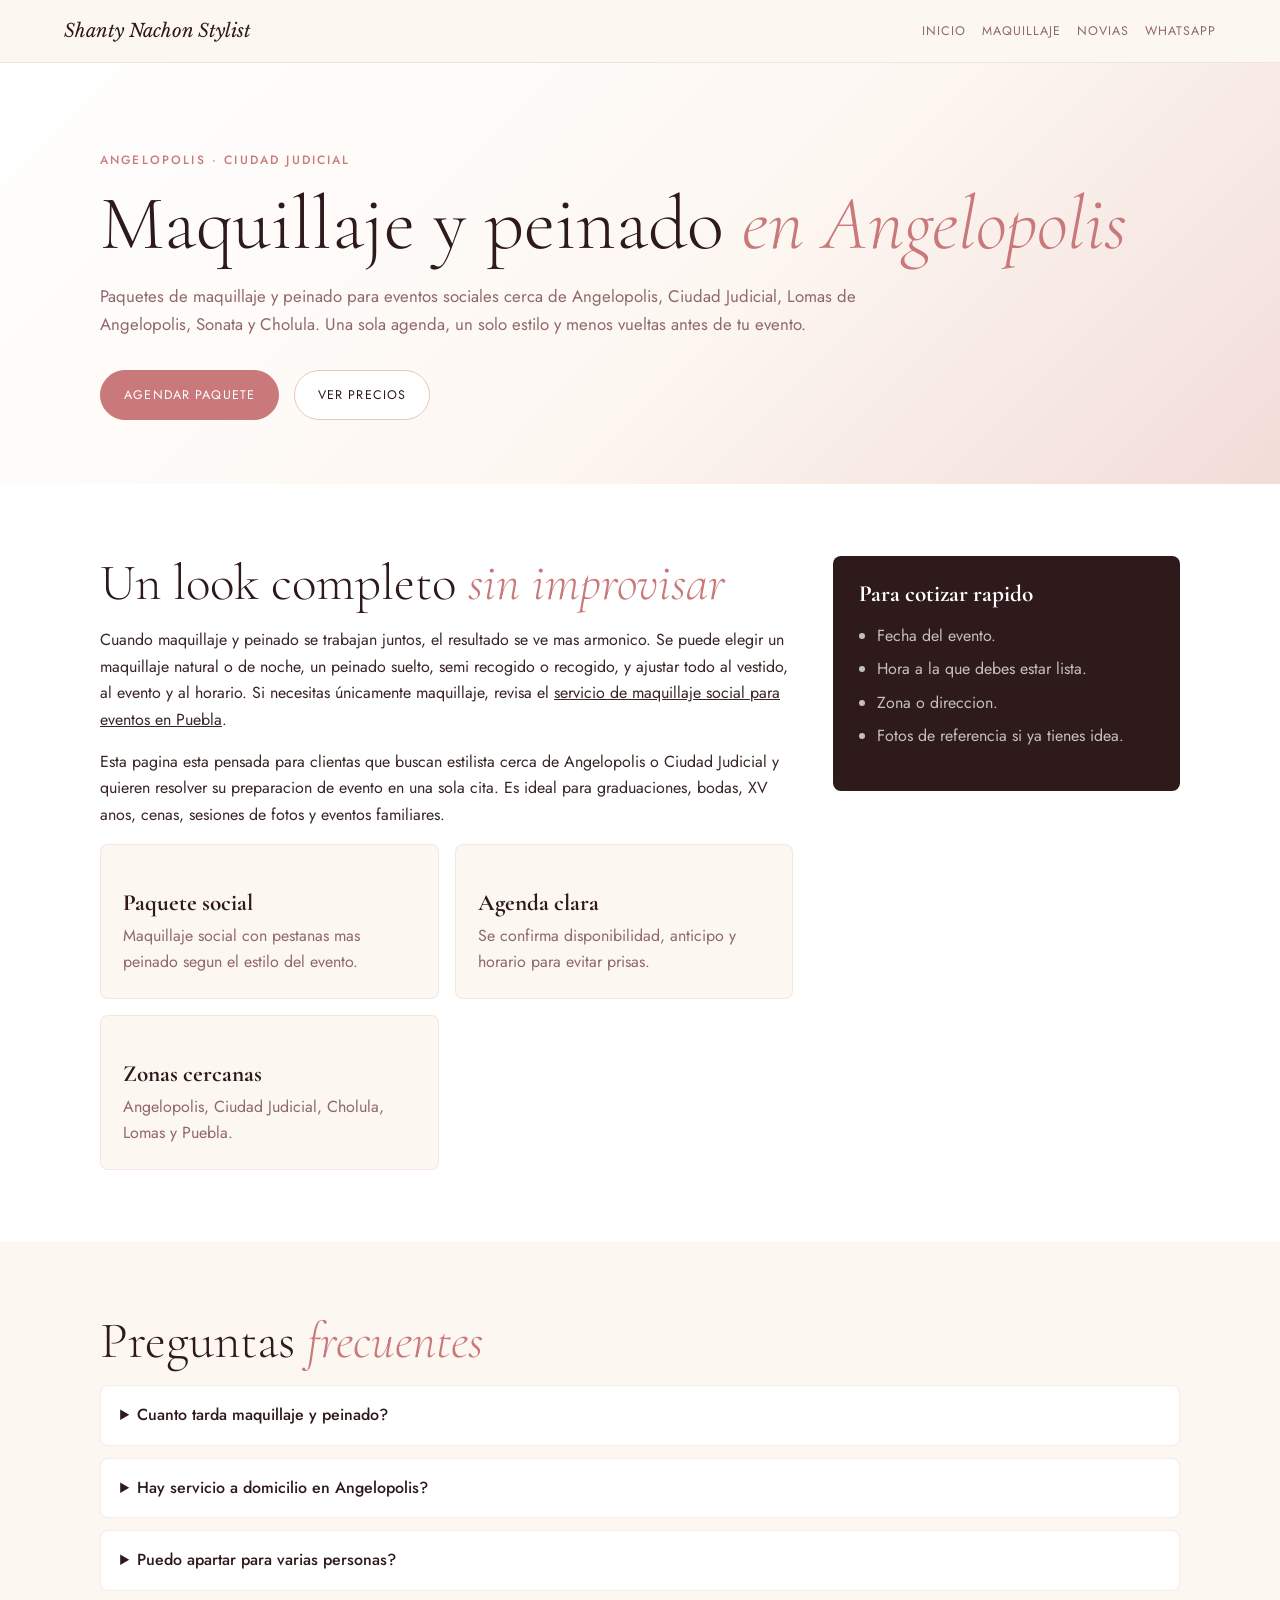
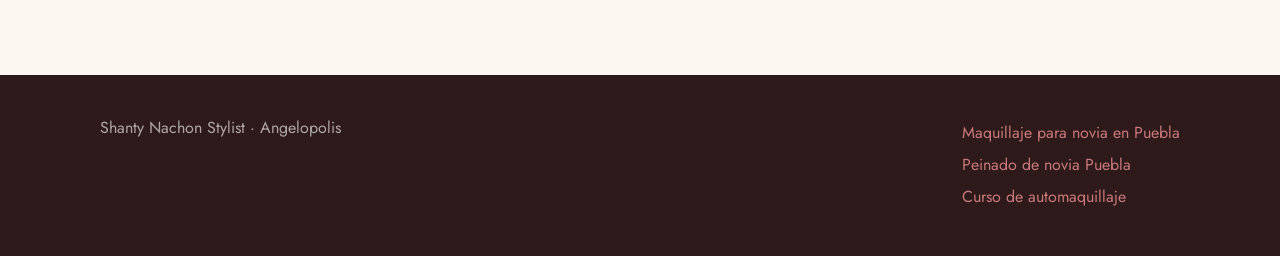
<file: maquillaje-y-peinado-angelopolis.html>
<!DOCTYPE html>
<html lang="es-MX">
<head>
  <meta charset="utf-8">
  <meta name="viewport" content="width=device-width, initial-scale=1">
  <title>Maquillaje y peinado en Angelopolis | Shanty Nachon</title>
  <meta name="description" content="Maquillaje y peinado en Angelopolis y Ciudad Judicial para bodas, XV anos, graduaciones y eventos sociales. Agenda paquete completo por WhatsApp.">
  <link rel="canonical" href="https://shantynachon.com/maquillaje-y-peinado-angelopolis">
  <meta property="og:image" content="https://shantynachon.com/og-image.png">
  <link rel="preconnect" href="https://fonts.googleapis.com"><link rel="preconnect" href="https://fonts.gstatic.com" crossorigin>
  <link href="https://fonts.googleapis.com/css2?family=Cormorant+Garamond:ital,wght@0,300;0,600;1,400&family=Jost:wght@300;400;500&family=Libre+Baskerville:ital@1&display=swap" rel="stylesheet">
  <link rel="stylesheet" href="/seo.css">

  <!-- Technical SEO metadata -->
  <meta name="robots" content="index, follow">
  <meta property="og:type" content="website">
  <meta property="og:url" content="https://shantynachon.com/maquillaje-y-peinado-angelopolis">
  <meta property="og:locale" content="es_MX">
  <meta property="og:title" content="Maquillaje y peinado en Angelopolis | Shanty Nachon">
  <meta property="og:description" content="Maquillaje y peinado en Angelopolis y Ciudad Judicial para bodas, XV anos, graduaciones y eventos sociales. Agenda paquete completo por WhatsApp.">
  <meta property="og:image:secure_url" content="https://shantynachon.com/og-image.png">
  <meta property="og:image:type" content="image/png">
  <meta property="og:image:width" content="1200">
  <meta property="og:image:height" content="630">
  <meta property="og:image:alt" content="Shanty Nachon Stylist - maquillaje y peinado profesional en Puebla">
  <meta name="twitter:card" content="summary_large_image">
  <meta name="twitter:title" content="Maquillaje y peinado en Angelopolis | Shanty Nachon">
  <meta name="twitter:description" content="Maquillaje y peinado en Angelopolis y Ciudad Judicial para bodas, XV anos, graduaciones y eventos sociales. Agenda paquete completo por WhatsApp.">
  <meta name="twitter:image" content="https://shantynachon.com/og-image.png">
  <meta name="twitter:image:alt" content="Shanty Nachon Stylist - maquillaje y peinado profesional en Puebla">
  <script type="application/ld+json">{"@context":"https://schema.org","@type":"BreadcrumbList","itemListElement":[{"@type":"ListItem","position":1,"name":"Inicio","item":"https://shantynachon.com/"},{"@type":"ListItem","position":2,"name":"Maquillaje y peinado angelopolis","item":"https://shantynachon.com/maquillaje-y-peinado-angelopolis"}]}</script>
  <script type="application/ld+json">{"@context":"https://schema.org","@type":"ImageObject","url":"https://shantynachon.com/og-image.png","contentUrl":"https://shantynachon.com/og-image.png","name":"Maquillaje y peinado en Angelopolis | Shanty Nachon","caption":"Maquillaje y peinado en Angelopolis | Shanty Nachon","representativeOfPage":true}</script>
  <script type="application/ld+json">{"@context":"https://schema.org","@type":"Service","name":"Maquillaje y peinado en Angelópolis","description":"Maquillaje y peinado en Angelopolis y Ciudad Judicial para bodas, XV anos, graduaciones y eventos sociales. Agenda paquete completo por WhatsApp.","serviceType":"Maquillaje y peinado para eventos","url":"https://shantynachon.com/maquillaje-y-peinado-angelopolis","provider":{"@type":"BeautySalon","name":"Shanty Nachon Stylist","url":"https://shantynachon.com","telephone":"+522221644758"},"areaServed":["Angelópolis","Ciudad Judicial","San Andrés Cholula","Puebla"],"image":"https://shantynachon.com/og-image.png"}</script>
  <script src="/analytics-config.js" defer></script>
  <script src="/analytics.js" defer></script>
</head>
<body>
  <header class="topbar"><a class="brand" href="/">Shanty Nachon Stylist</a><nav class="nav"><a href="/">Inicio</a><a href="/maquillaje-social-puebla">Maquillaje</a><a href="/peinado-novia-puebla">Novias</a><a href="https://wa.me/522221644758">WhatsApp</a></nav></header>
  <main>
    <section class="hero"><div class="wrap"><div class="eyebrow">Angelopolis · Ciudad Judicial</div><h1>Maquillaje y peinado <em>en Angelopolis</em></h1><p class="lead">Paquetes de maquillaje y peinado para eventos sociales cerca de Angelopolis, Ciudad Judicial, Lomas de Angelopolis, Sonata y Cholula. Una sola agenda, un solo estilo y menos vueltas antes de tu evento.</p><div class="actions"><a class="btn primary" href="https://wa.me/522221644758?text=Hola%20Shanty%2C%20quiero%20cotizar%20maquillaje%20y%20peinado%20en%20Angelopolis">Agendar paquete</a><a class="btn secondary" href="/#citas">Ver precios</a></div></div></section>
    <section class="section band"><div class="wrap content"><div><h2>Un look completo <em>sin improvisar</em></h2><p>Cuando maquillaje y peinado se trabajan juntos, el resultado se ve mas armonico. Se puede elegir un maquillaje natural o de noche, un peinado suelto, semi recogido o recogido, y ajustar todo al vestido, al evento y al horario. Si necesitas únicamente maquillaje, revisa el <a href="/maquillaje-social-puebla">servicio de maquillaje social para eventos en Puebla</a>.</p><p>Esta pagina esta pensada para clientas que buscan estilista cerca de Angelopolis o Ciudad Judicial y quieren resolver su preparacion de evento en una sola cita. Es ideal para graduaciones, bodas, XV anos, cenas, sesiones de fotos y eventos familiares.</p><div class="grid"><div class="card"><h3>Paquete social</h3><p>Maquillaje social con pestanas mas peinado segun el estilo del evento.</p></div><div class="card"><h3>Agenda clara</h3><p>Se confirma disponibilidad, anticipo y horario para evitar prisas.</p></div><div class="card"><h3>Zonas cercanas</h3><p>Angelopolis, Ciudad Judicial, Cholula, Lomas y Puebla.</p></div></div></div><aside class="panel"><h3>Para cotizar rapido</h3><ul><li>Fecha del evento.</li><li>Hora a la que debes estar lista.</li><li>Zona o direccion.</li><li>Fotos de referencia si ya tienes idea.</li></ul></aside></div></section>
    <section class="section"><div class="wrap faq"><h2>Preguntas <em>frecuentes</em></h2><details><summary>Cuanto tarda maquillaje y peinado?</summary><p>El paquete completo suele requerir alrededor de 2 horas, dependiendo del estilo elegido y tipo de cabello.</p></details><details><summary>Hay servicio a domicilio en Angelopolis?</summary><p>Puede revisarse segun disponibilidad, horario y ubicacion exacta.</p></details><details><summary>Puedo apartar para varias personas?</summary><p>Si, pero conviene avisar con anticipacion para calcular tiempos.</p></details></div></section>
  </main>
  <footer><div class="wrap"><div>Shanty Nachon Stylist · Angelopolis</div><div class="links"><a href="/maquillaje-novia-puebla">Maquillaje para novia en Puebla</a><a href="/peinado-novia-puebla">Peinado de novia Puebla</a><a href="/curso-automaquillaje-puebla">Curso de automaquillaje</a></div></div></footer>
</body>
</html>
</file>
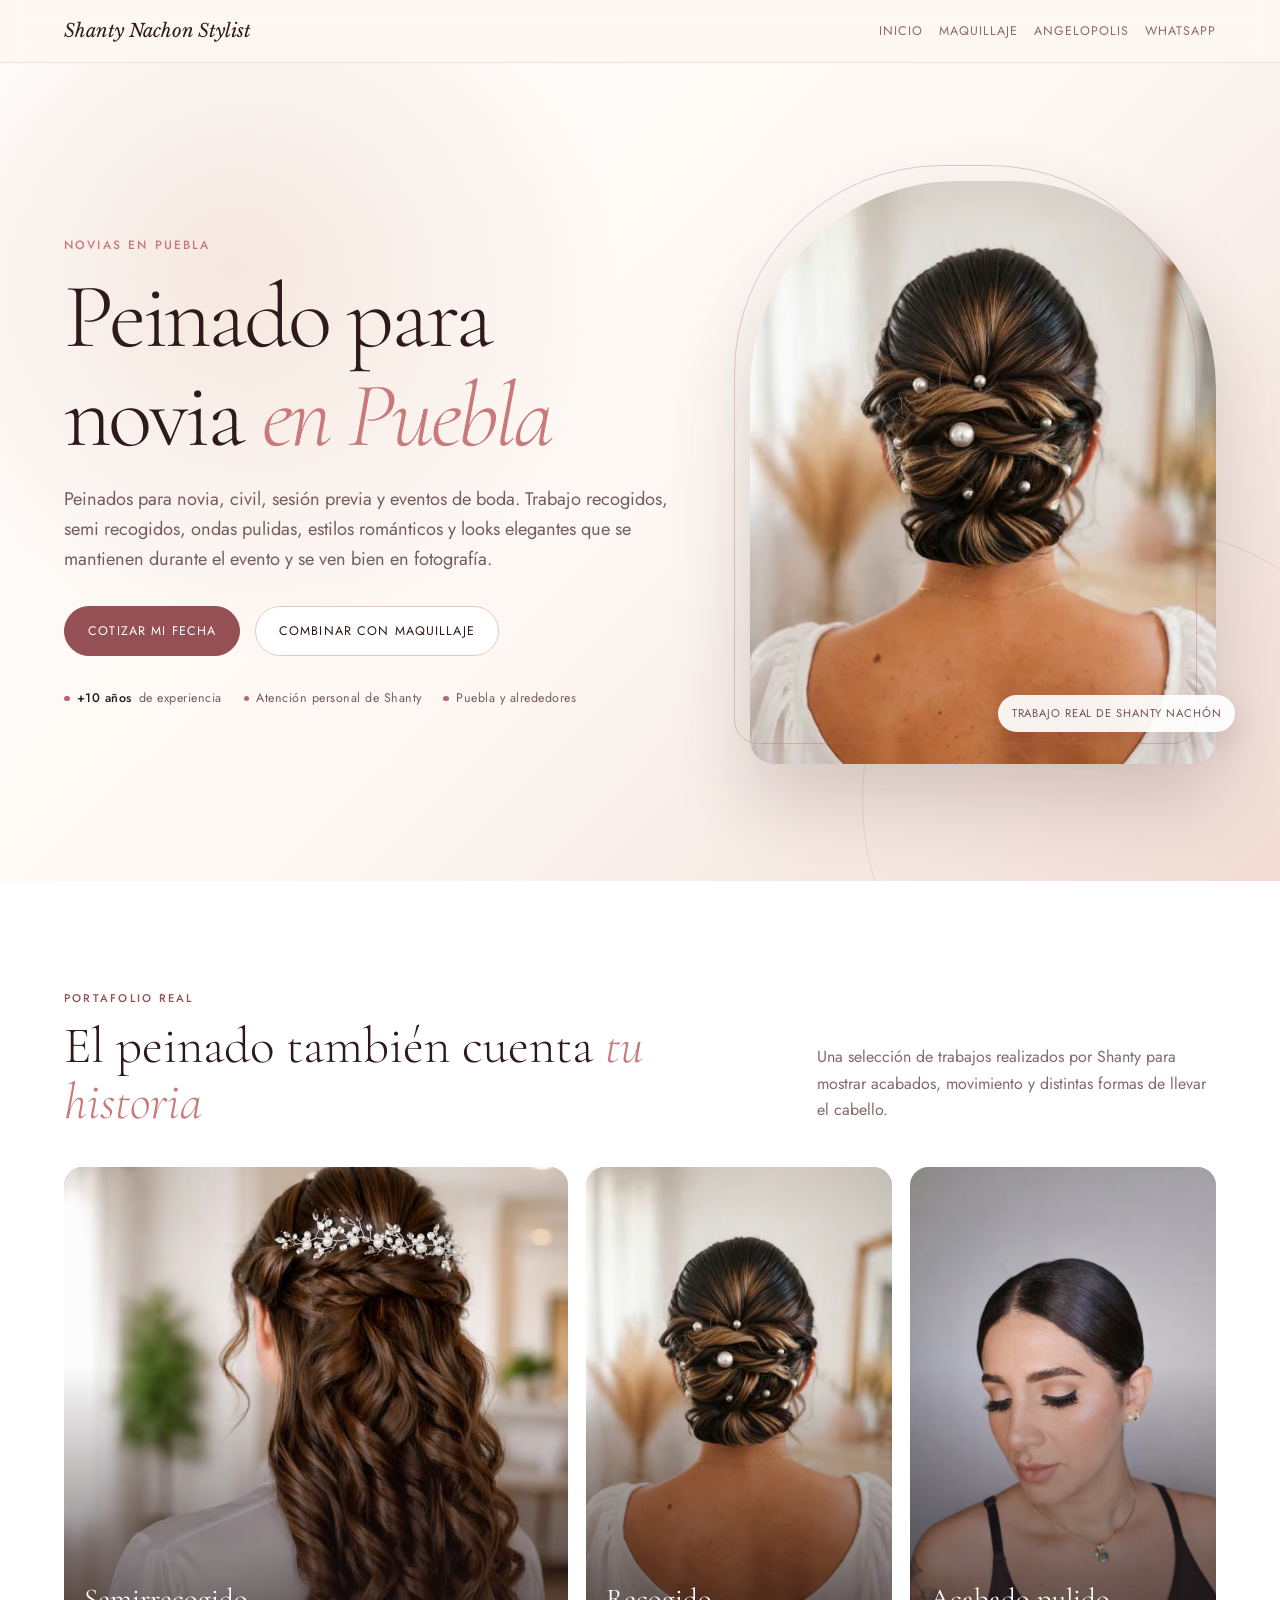
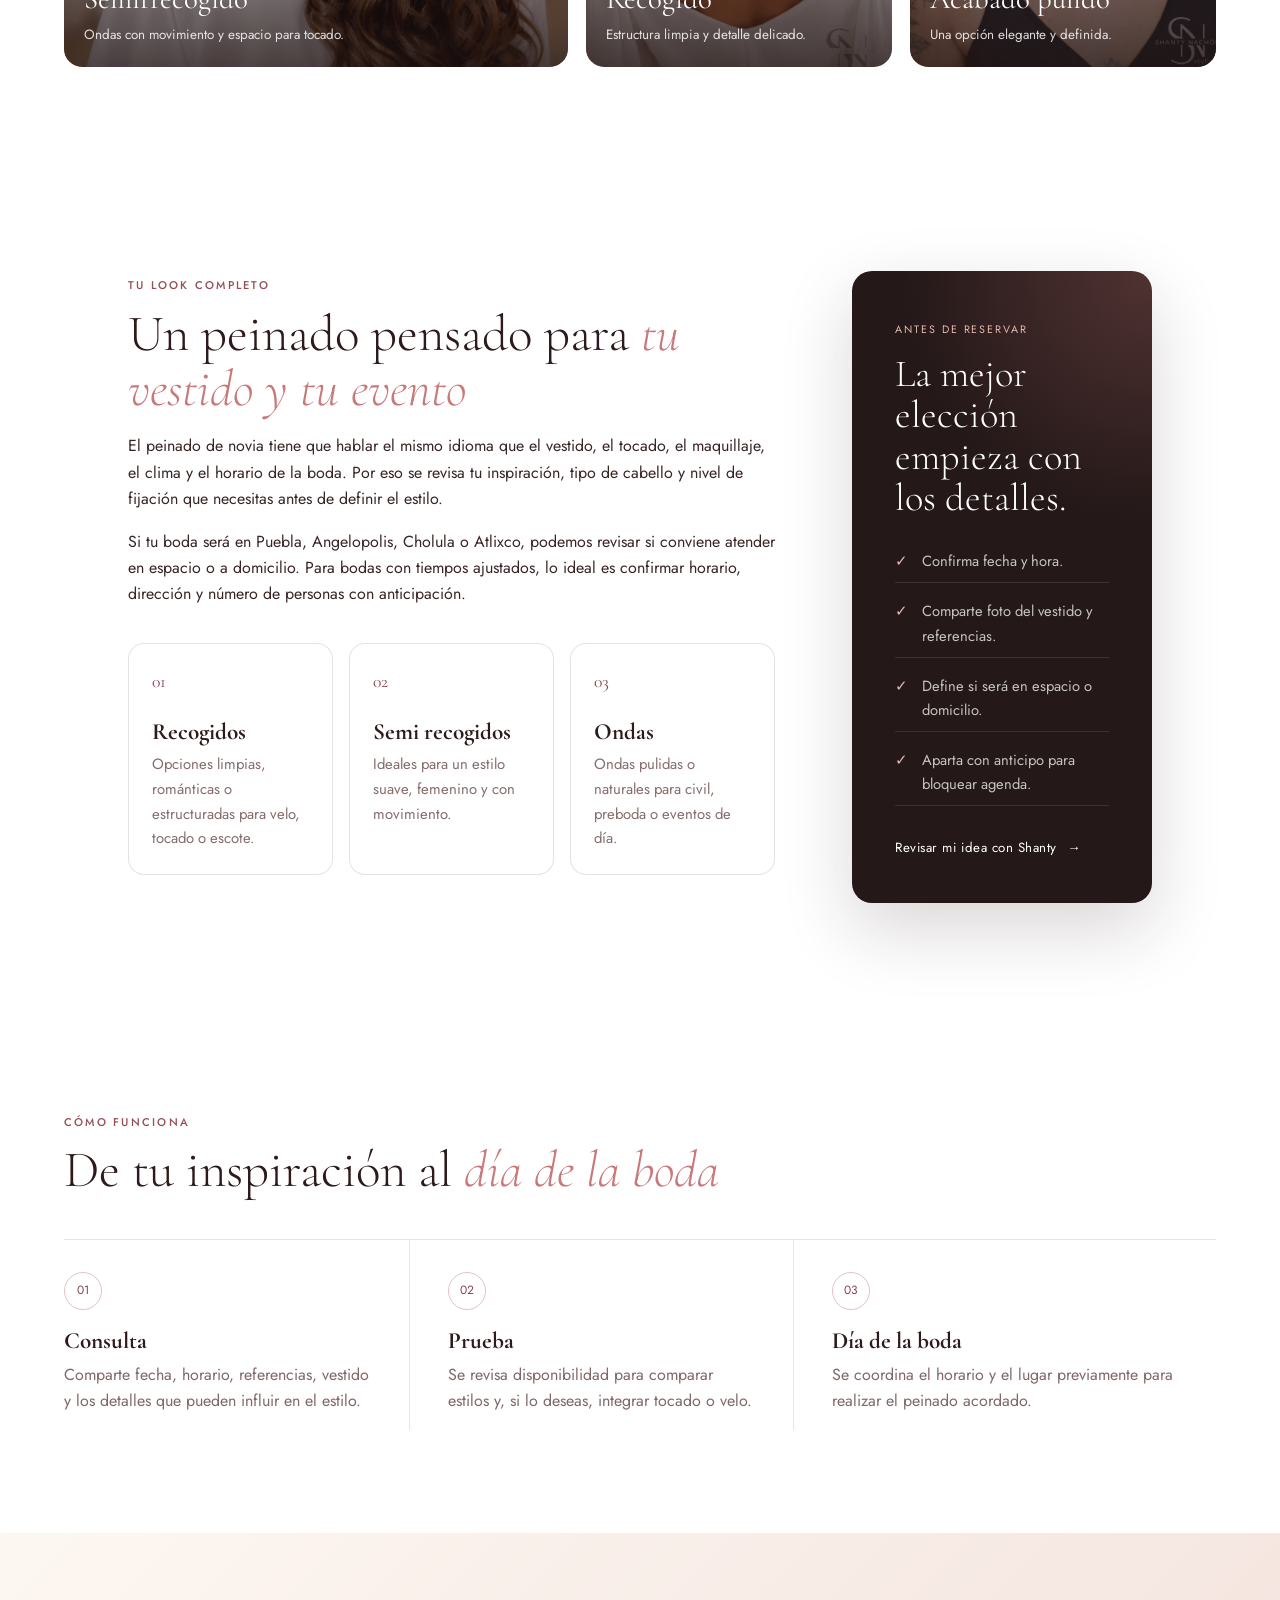
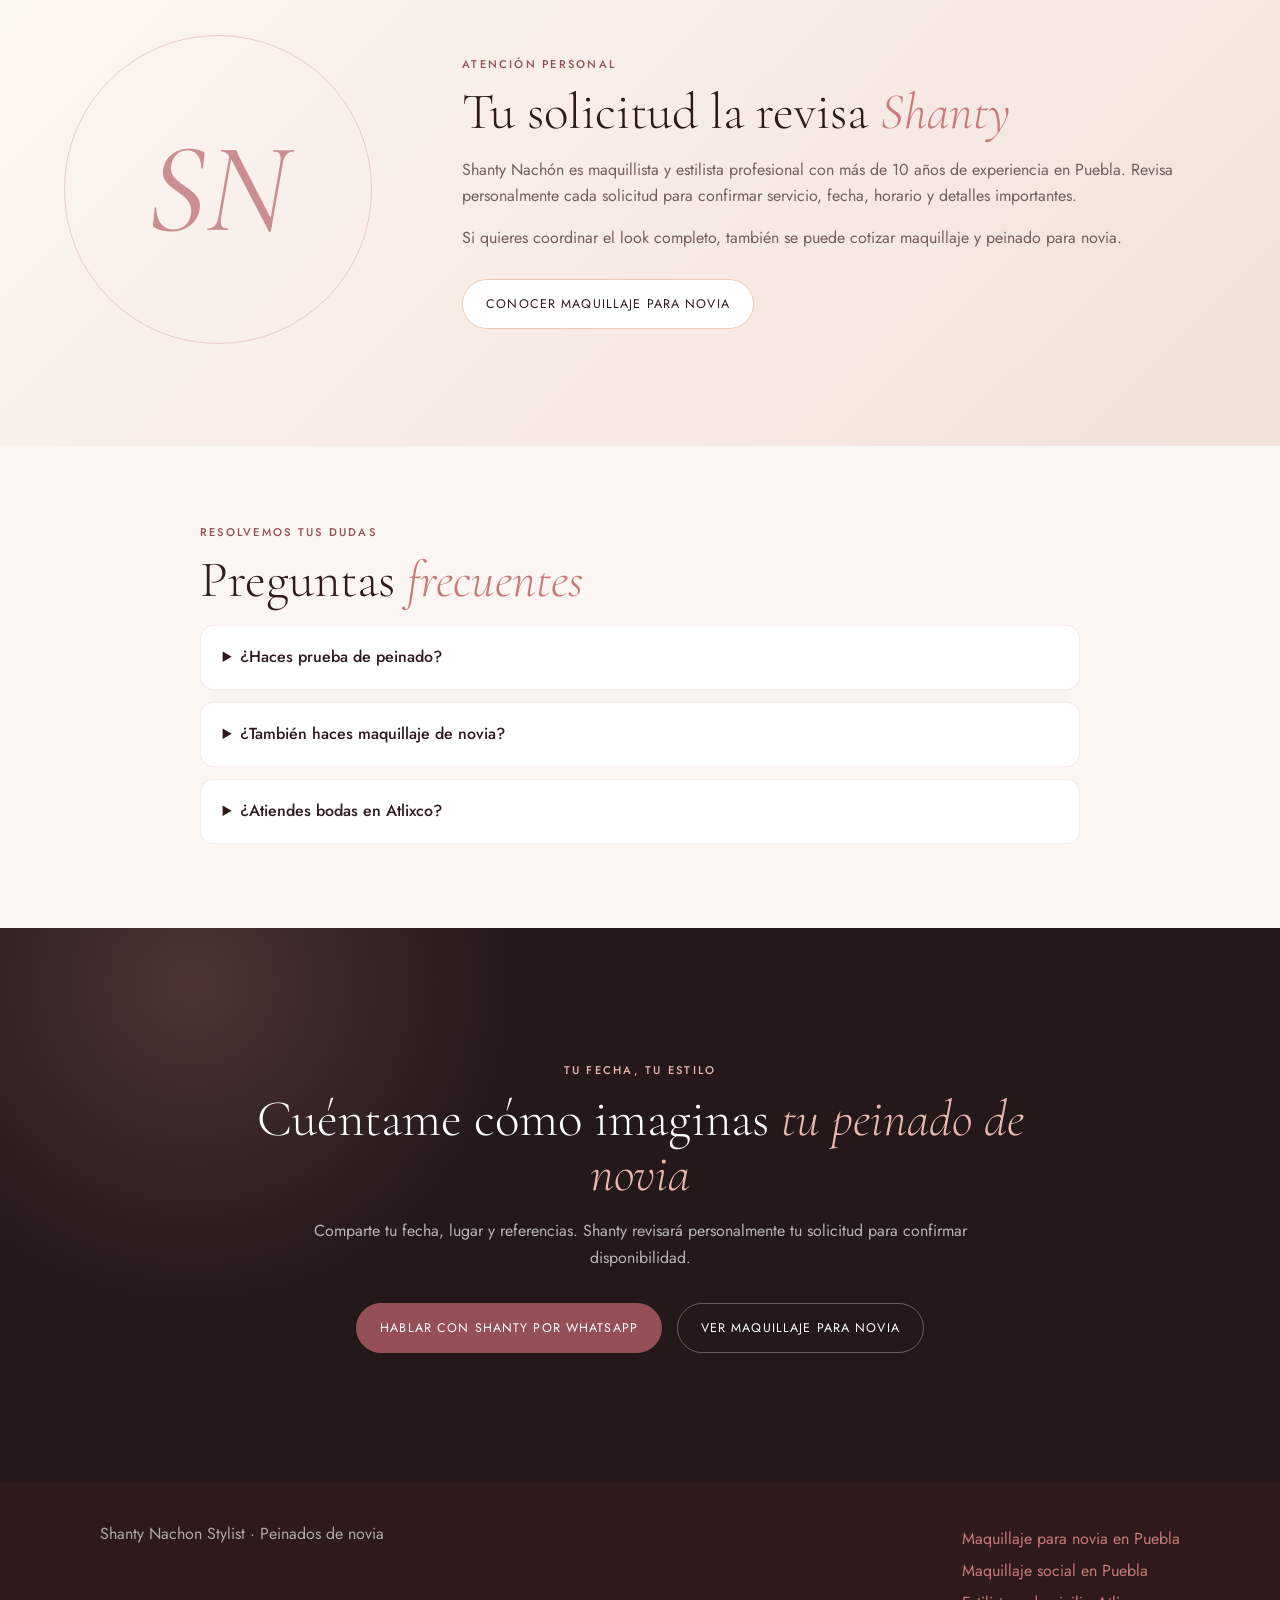
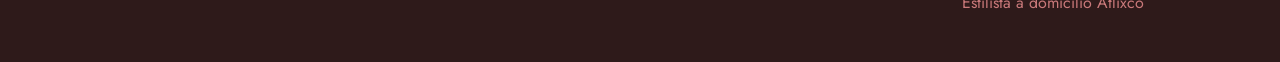
<file: peinado-novia-puebla.html>
<!DOCTYPE html>
<html lang="es-MX">
<head>
  <meta charset="utf-8">
  <meta name="viewport" content="width=device-width, initial-scale=1">
  <link rel="icon" href="/assets/logo-nav.webp" type="image/webp">
  <title>Peinado para novia en Puebla | Shanty Nachon Stylist</title>
  <meta name="description" content="Peinado para novia en Puebla, Angelopolis, Cholula y Atlixco. Recogidos, semi recogidos, ondas, prueba y paquete con maquillaje social.">
  <link rel="canonical" href="https://shantynachon.com/peinado-novia-puebla">
  <meta property="og:image" content="https://shantynachon.com/assets/og-peinado-novia.jpg">
  <link rel="preconnect" href="https://fonts.googleapis.com">
  <link rel="preconnect" href="https://fonts.gstatic.com" crossorigin>
  <link href="https://fonts.googleapis.com/css2?family=Cormorant+Garamond:ital,wght@0,300;0,600;1,400&amp;family=Jost:wght@300;400;500&amp;family=Libre+Baskerville:ital@1&amp;display=swap" rel="stylesheet">
  <link rel="preload" as="image" href="/assets/hero-peinado-novia.avif" type="image/avif" fetchpriority="high">
  <link rel="stylesheet" href="/seo.css">
  <link rel="stylesheet" href="/peinado-novia.css">
  <script type="application/ld+json">{"@context":"https://schema.org","@type":"Service","name":"Peinado para novia en Puebla","provider":{"@type":"BeautySalon","name":"Shanty Nachon Stylist","url":"https://shantynachon.com","telephone":"+522221644758"},"areaServed":["Puebla","Angelopolis","Cholula","Atlixco"],"serviceType":"Peinado para novia"}</script>

  <!-- Technical SEO metadata -->
  <meta name="robots" content="index, follow">
  <meta property="og:type" content="website">
  <meta property="og:url" content="https://shantynachon.com/peinado-novia-puebla">
  <meta property="og:locale" content="es_MX">
  <meta property="og:title" content="Peinado para novia en Puebla | Shanty Nachon Stylist">
  <meta property="og:description" content="Peinado para novia en Puebla, Angelopolis, Cholula y Atlixco. Recogidos, semi recogidos, ondas, prueba y paquete con maquillaje social.">
  <meta property="og:image:secure_url" content="https://shantynachon.com/assets/og-peinado-novia.jpg">
  <meta property="og:image:type" content="image/jpeg">
  <meta property="og:image:width" content="1200">
  <meta property="og:image:height" content="630">
  <meta property="og:image:alt" content="Peinado recogido para novia realizado por Shanty Nachón en Puebla">
  <meta name="twitter:card" content="summary_large_image">
  <meta name="twitter:title" content="Peinado para novia en Puebla | Shanty Nachon Stylist">
  <meta name="twitter:description" content="Peinado para novia en Puebla, Angelopolis, Cholula y Atlixco. Recogidos, semi recogidos, ondas, prueba y paquete con maquillaje social.">
  <meta name="twitter:image" content="https://shantynachon.com/assets/og-peinado-novia.jpg">
  <meta name="twitter:image:alt" content="Peinado recogido para novia realizado por Shanty Nachón en Puebla">
  <script type="application/ld+json">{"@context":"https://schema.org","@type":"BreadcrumbList","itemListElement":[{"@type":"ListItem","position":1,"name":"Inicio","item":"https://shantynachon.com/"},{"@type":"ListItem","position":2,"name":"Peinado novia puebla","item":"https://shantynachon.com/peinado-novia-puebla"}]}</script>
  <script type="application/ld+json">{"@context":"https://schema.org","@type":"ImageObject","url":"https://shantynachon.com/assets/og-peinado-novia.jpg","contentUrl":"https://shantynachon.com/assets/og-peinado-novia.jpg","name":"Peinado para novia en Puebla | Shanty Nachon Stylist","caption":"Peinado recogido para novia realizado por Shanty Nachón en Puebla","representativeOfPage":true,"width":1200,"height":630}</script>
  <script type="application/ld+json">{"@context":"https://schema.org","@graph":[{"@type":"ImageObject","contentUrl":"https://shantynachon.com/assets/hero-peinado-novia.webp","caption":"Recogido de novia con perlas realizado por Shanty Nachón"},{"@type":"ImageObject","contentUrl":"https://shantynachon.com/assets/galeria-semi-recogido-perlas.webp","caption":"Semirrecogido de novia con tocado realizado por Shanty Nachón"},{"@type":"ImageObject","contentUrl":"https://shantynachon.com/assets/galeria-peinado-cola-trenzada.webp","caption":"Peinado pulido para evento realizado por Shanty Nachón"}]}</script>
  <script src="/analytics-config.js" defer></script>
  <script src="/analytics.js" defer></script>
</head>
<body class="peinado-page">
  <header class="topbar peinado-topbar">
    <a class="brand" href="/">Shanty Nachon Stylist</a>
    <nav class="nav" aria-label="Navegación principal">
      <a href="/">Inicio</a>
      <a href="/maquillaje-social-puebla">Maquillaje</a>
      <a href="/maquillaje-y-peinado-angelopolis">Angelopolis</a>
      <a href="https://wa.me/522221644758">WhatsApp</a>
    </nav>
  </header>

  <main>
    <section class="peinado-hero">
      <div class="peinado-wrap peinado-hero-grid">
        <div class="peinado-hero-copy">
          <div class="eyebrow">Novias en Puebla</div>
          <h1>Peinado para novia <em>en Puebla</em></h1>
          <p class="lead">Peinados para novia, civil, sesión previa y eventos de boda. Trabajo recogidos, semi recogidos, ondas pulidas, estilos románticos y looks elegantes que se mantienen durante el evento y se ven bien en fotografía.</p>
          <div class="actions">
            <a class="btn primary" data-analytics-location="hero" href="https://wa.me/522221644758?text=Hola%20Shanty%2C%20quiero%20cotizar%20peinado%20para%20novia%20en%20Puebla">Cotizar mi fecha</a>
            <a class="btn secondary" href="/maquillaje-novia-puebla">Combinar con maquillaje</a>
          </div>
          <div class="peinado-hero-proof" aria-label="Información del servicio">
            <span><strong>+10 años</strong> de experiencia</span>
            <span>Atención personal de Shanty</span>
            <span>Puebla y alrededores</span>
          </div>
        </div>

        <figure class="peinado-hero-visual">
          <picture>
            <source srcset="/assets/hero-peinado-novia.avif 720w" sizes="(max-width: 820px) 100vw, 44vw" type="image/avif">
            <source srcset="/assets/hero-peinado-novia.webp 720w" sizes="(max-width: 820px) 100vw, 44vw" type="image/webp">
            <img src="/assets/hero-peinado-novia.webp" width="720" height="1280" alt="Recogido de novia con perlas realizado por Shanty Nachón" decoding="async" loading="eager" fetchpriority="high">
          </picture>
          <figcaption>Trabajo real de Shanty Nachón</figcaption>
        </figure>
      </div>
    </section>

    <section class="peinado-portfolio" aria-labelledby="portfolio-title">
      <div class="peinado-wrap">
        <div class="peinado-section-heading">
          <div>
            <span class="peinado-kicker">Portafolio real</span>
            <h2 id="portfolio-title">El peinado también cuenta <em>tu historia</em></h2>
          </div>
          <p>Una selección de trabajos realizados por Shanty para mostrar acabados, movimiento y distintas formas de llevar el cabello.</p>
        </div>

        <div class="peinado-gallery">
          <figure class="peinado-gallery-item peinado-gallery-featured">
            <picture>
              <source srcset="/assets/galeria-semi-recogido-perlas.avif 853w" sizes="(max-width: 720px) 100vw, 48vw" type="image/avif">
              <source srcset="/assets/galeria-semi-recogido-perlas.webp 853w" sizes="(max-width: 720px) 100vw, 48vw" type="image/webp">
              <img src="/assets/galeria-semi-recogido-perlas.webp" width="853" height="1280" alt="Semirrecogido de novia con ondas y tocado de perlas" decoding="async" loading="lazy">
            </picture>
            <figcaption><strong>Semirrecogido</strong><span>Ondas con movimiento y espacio para tocado.</span></figcaption>
          </figure>

          <figure class="peinado-gallery-item">
            <picture>
              <source srcset="/assets/hero-peinado-novia.avif 720w" sizes="(max-width: 720px) 100vw, 24vw" type="image/avif">
              <source srcset="/assets/hero-peinado-novia.webp 720w" sizes="(max-width: 720px) 100vw, 24vw" type="image/webp">
              <img src="/assets/hero-peinado-novia.webp" width="720" height="1280" alt="Recogido bajo de novia decorado con perlas" decoding="async" loading="lazy">
            </picture>
            <figcaption><strong>Recogido</strong><span>Estructura limpia y detalle delicado.</span></figcaption>
          </figure>

          <figure class="peinado-gallery-item">
            <picture>
              <source srcset="/assets/galeria-peinado-cola-trenzada.avif 853w" sizes="(max-width: 720px) 100vw, 24vw" type="image/avif">
              <source srcset="/assets/galeria-peinado-cola-trenzada.webp 853w" sizes="(max-width: 720px) 100vw, 24vw" type="image/webp">
              <img src="/assets/galeria-peinado-cola-trenzada.webp" width="853" height="1280" alt="Peinado pulido con acabado limpio para evento" decoding="async" loading="lazy">
            </picture>
            <figcaption><strong>Acabado pulido</strong><span>Una opción elegante y definida.</span></figcaption>
          </figure>
        </div>
      </div>
    </section>

    <section class="section band peinado-style-guide">
      <div class="peinado-wrap content">
        <div>
          <span class="peinado-kicker">Tu look completo</span>
          <h2>Un peinado pensado para <em>tu vestido y tu evento</em></h2>
          <p>El peinado de novia tiene que hablar el mismo idioma que el vestido, el tocado, el maquillaje, el clima y el horario de la boda. Por eso se revisa tu inspiración, tipo de cabello y nivel de fijación que necesitas antes de definir el estilo.</p>
          <p>Si tu boda será en Puebla, Angelopolis, Cholula o Atlixco, podemos revisar si conviene atender en espacio o a domicilio. Para bodas con tiempos ajustados, lo ideal es confirmar horario, dirección y número de personas con anticipación.</p>

          <div class="peinado-choice-grid">
            <article class="peinado-choice">
              <span class="peinado-choice-number">01</span>
              <h3>Recogidos</h3>
              <p>Opciones limpias, románticas o estructuradas para velo, tocado o escote.</p>
            </article>
            <article class="peinado-choice">
              <span class="peinado-choice-number">02</span>
              <h3>Semi recogidos</h3>
              <p>Ideales para un estilo suave, femenino y con movimiento.</p>
            </article>
            <article class="peinado-choice">
              <span class="peinado-choice-number">03</span>
              <h3>Ondas</h3>
              <p>Ondas pulidas o naturales para civil, preboda o eventos de día.</p>
            </article>
          </div>
        </div>

        <aside class="peinado-consult-card">
          <span class="peinado-card-label">Antes de reservar</span>
          <h3>La mejor elección empieza con los detalles.</h3>
          <ul>
            <li>Confirma fecha y hora.</li>
            <li>Comparte foto del vestido y referencias.</li>
            <li>Define si será en espacio o domicilio.</li>
            <li>Aparta con anticipo para bloquear agenda.</li>
          </ul>
          <a class="peinado-text-cta" data-analytics-location="style_guide" href="https://wa.me/522221644758?text=Hola%20Shanty%2C%20quiero%20revisar%20que%20peinado%20va%20mejor%20con%20mi%20vestido">Revisar mi idea con Shanty <span aria-hidden="true">→</span></a>
        </aside>
      </div>
    </section>

    <section class="peinado-process" aria-labelledby="process-title">
      <div class="peinado-wrap">
        <span class="peinado-kicker">Cómo funciona</span>
        <h2 id="process-title">De tu inspiración al <em>día de la boda</em></h2>
        <div class="peinado-process-grid">
          <article>
            <span>01</span>
            <h3>Consulta</h3>
            <p>Comparte fecha, horario, referencias, vestido y los detalles que pueden influir en el estilo.</p>
          </article>
          <article>
            <span>02</span>
            <h3>Prueba</h3>
            <p>Se revisa disponibilidad para comparar estilos y, si lo deseas, integrar tocado o velo.</p>
          </article>
          <article>
            <span>03</span>
            <h3>Día de la boda</h3>
            <p>Se coordina el horario y el lugar previamente para realizar el peinado acordado.</p>
          </article>
        </div>
      </div>
    </section>

    <section class="peinado-about">
      <div class="peinado-wrap peinado-about-grid">
        <div class="peinado-about-mark" aria-hidden="true">SN</div>
        <div>
          <span class="peinado-kicker">Atención personal</span>
          <h2>Tu solicitud la revisa <em>Shanty</em></h2>
          <p>Shanty Nachón es maquillista y estilista profesional con más de 10 años de experiencia en Puebla. Revisa personalmente cada solicitud para confirmar servicio, fecha, horario y detalles importantes.</p>
          <p>Si quieres coordinar el look completo, también se puede cotizar maquillaje y peinado para novia.</p>
          <a class="btn secondary" href="/maquillaje-novia-puebla">Conocer maquillaje para novia</a>
        </div>
      </div>
    </section>

    <section class="section peinado-faq">
      <div class="peinado-wrap faq">
        <span class="peinado-kicker">Resolvemos tus dudas</span>
        <h2>Preguntas <em>frecuentes</em></h2>
        <details><summary>¿Haces prueba de peinado?</summary><p>Se puede revisar disponibilidad para prueba. Es útil si quieres comparar estilos o llevar tocado/velo.</p></details>
        <details><summary>¿También haces maquillaje de novia?</summary><p>Sí. Se puede cotizar paquete de maquillaje y peinado para coordinar todo el look.</p></details>
        <details><summary>¿Atiendes bodas en Atlixco?</summary><p>Si hay disponibilidad. Para Atlixco puede aplicar viático adicional.</p></details>
      </div>
    </section>

    <section class="peinado-final-cta">
      <div class="peinado-wrap">
        <span class="peinado-kicker">Tu fecha, tu estilo</span>
        <h2>Cuéntame cómo imaginas <em>tu peinado de novia</em></h2>
        <p>Comparte tu fecha, lugar y referencias. Shanty revisará personalmente tu solicitud para confirmar disponibilidad.</p>
        <div class="actions peinado-final-actions">
          <a class="btn primary" data-analytics-location="final_cta" href="https://wa.me/522221644758?text=Hola%20Shanty%2C%20vi%20tu%20portafolio%20de%20peinados%20para%20novia%20y%20quiero%20cotizar%20mi%20fecha">Hablar con Shanty por WhatsApp</a>
          <a class="btn secondary" href="/maquillaje-novia-puebla">Ver maquillaje para novia</a>
        </div>
      </div>
    </section>
  </main>

  <footer>
    <div class="wrap">
      <div>Shanty Nachon Stylist · Peinados de novia</div>
      <div class="links">
        <a href="/maquillaje-novia-puebla">Maquillaje para novia en Puebla</a>
        <a href="/maquillaje-social-puebla">Maquillaje social en Puebla</a>
        <a href="/estilista-a-domicilio-atlixco">Estilista a domicilio Atlixco</a>
      </div>
    </div>
  </footer>

  <a class="peinado-mobile-whatsapp" data-analytics-location="floating_button" href="https://wa.me/522221644758?text=Hola%20Shanty%2C%20quiero%20cotizar%20peinado%20para%20novia%20en%20Puebla" aria-label="Cotizar mi fecha por WhatsApp">
    <span aria-hidden="true">✦</span>
    Cotizar mi fecha
  </a>
</body>
</html>
</file>
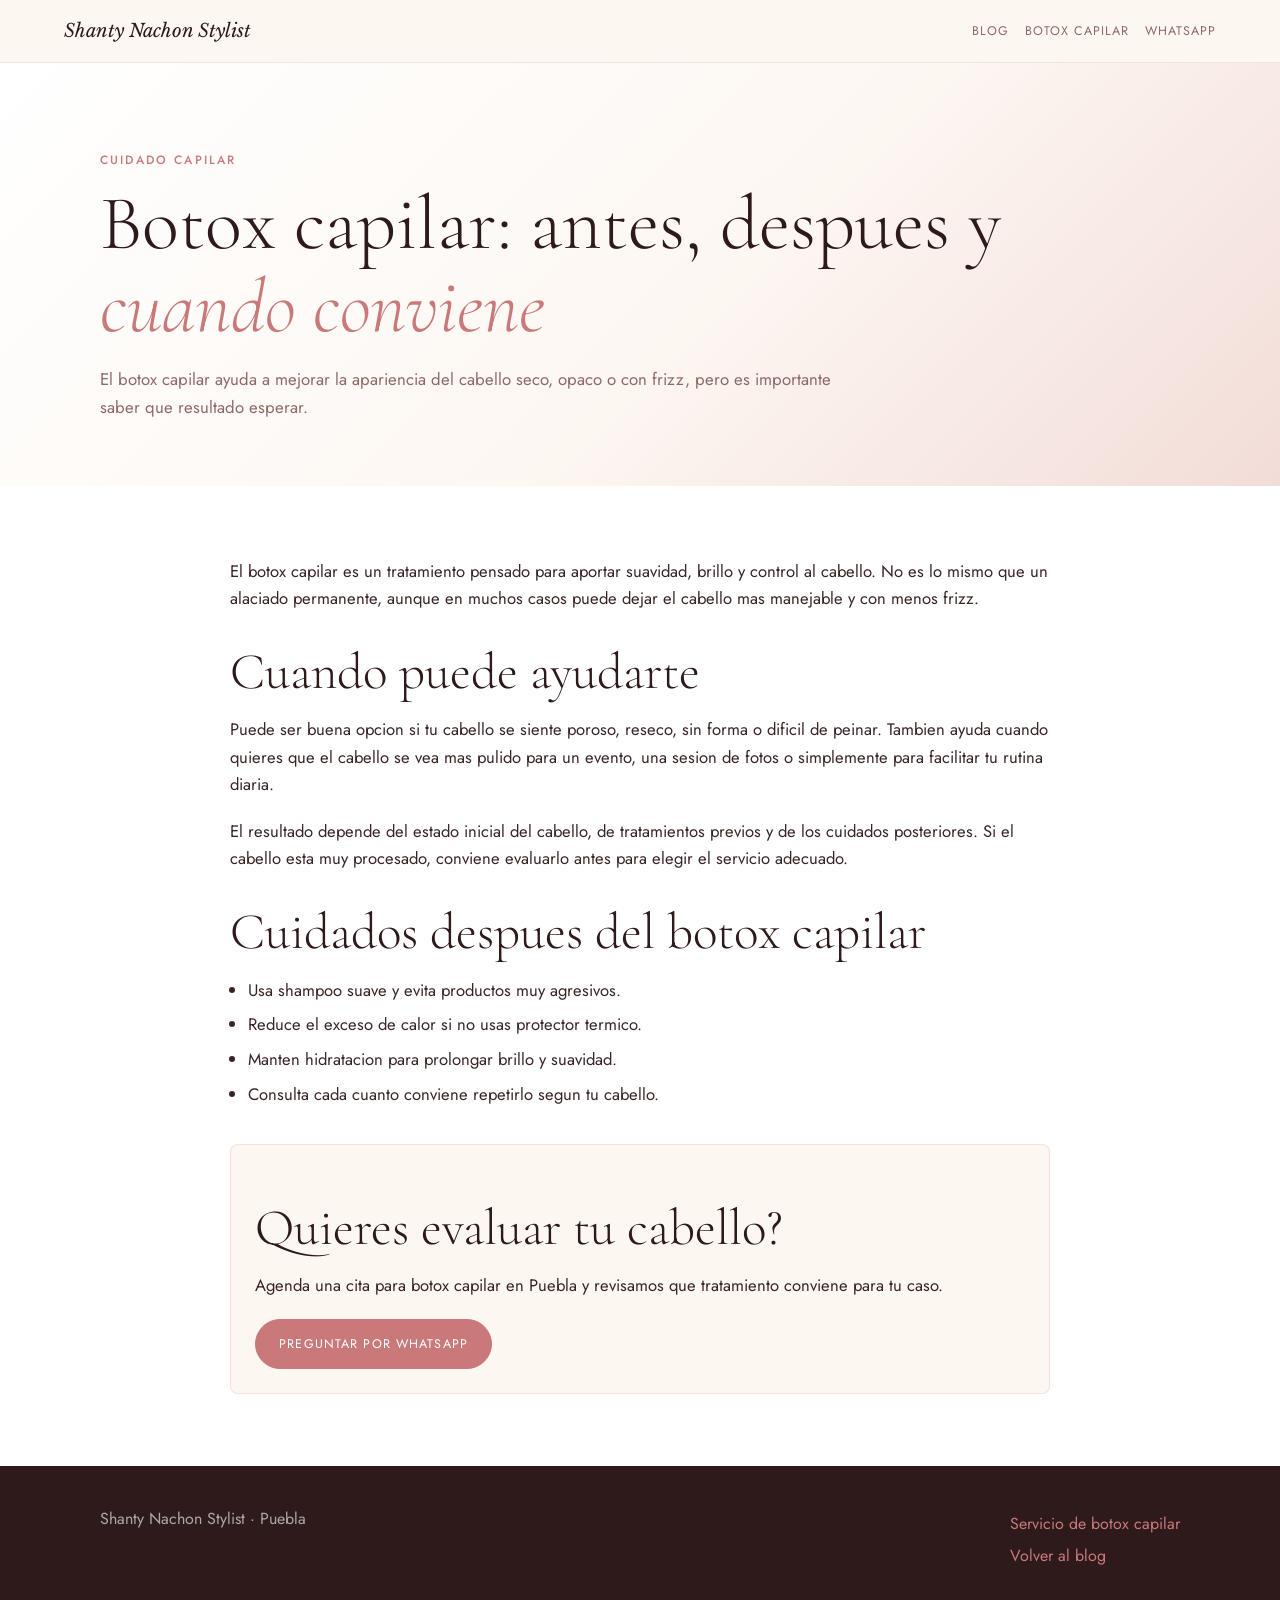
<file: blog/botox-capilar-antes-despues-puebla.html>
<!DOCTYPE html>
<html lang="es-MX">
<head>
  <meta charset="utf-8">
  <meta name="viewport" content="width=device-width, initial-scale=1">
  <title>Botox capilar antes y despues en Puebla | Shanty Nachon</title>
  <meta name="description" content="Que es el botox capilar, cuando conviene hacerlo, que resultados esperar y como cuidar el cabello despues del tratamiento en Puebla.">
  <link rel="canonical" href="https://shantynachon.com/blog/botox-capilar-antes-despues-puebla">
  <meta property="og:title" content="Botox capilar antes y despues en Puebla">
  <meta property="og:description" content="Guia para saber si el botox capilar es adecuado para tu cabello.">
  <meta property="og:image" content="https://shantynachon.com/og-image.png">
  <link rel="preconnect" href="https://fonts.googleapis.com">
  <link rel="preconnect" href="https://fonts.gstatic.com" crossorigin>
  <link href="https://fonts.googleapis.com/css2?family=Cormorant+Garamond:ital,wght@0,300;0,600;1,400&family=Jost:wght@300;400;500&family=Libre+Baskerville:ital@1&display=swap" rel="stylesheet">
  <link rel="stylesheet" href="/seo.css">
  <script type="application/ld+json">{"@context":"https://schema.org","@type":"BlogPosting","headline":"Botox capilar antes y despues en Puebla","datePublished":"2026-07-08","dateModified":"2026-07-08","author":{"@type":"Person","name":"Shanty Nachon"},"publisher":{"@type":"BeautySalon","name":"Shanty Nachon Stylist","url":"https://shantynachon.com"},"mainEntityOfPage":"https://shantynachon.com/blog/botox-capilar-antes-despues-puebla"}</script>

  <!-- Technical SEO metadata -->
  <meta name="robots" content="index, follow">
  <meta property="og:type" content="article">
  <meta property="og:url" content="https://shantynachon.com/blog/botox-capilar-antes-despues-puebla">
  <meta property="og:locale" content="es_MX">
  <meta property="og:image:secure_url" content="https://shantynachon.com/og-image.png">
  <meta property="og:image:type" content="image/png">
  <meta property="og:image:width" content="1200">
  <meta property="og:image:height" content="630">
  <meta property="og:image:alt" content="Shanty Nachon Stylist - maquillaje y peinado profesional en Puebla">
  <meta name="twitter:card" content="summary_large_image">
  <meta name="twitter:title" content="Botox capilar antes y despues en Puebla | Shanty Nachon">
  <meta name="twitter:description" content="Que es el botox capilar, cuando conviene hacerlo, que resultados esperar y como cuidar el cabello despues del tratamiento en Puebla.">
  <meta name="twitter:image" content="https://shantynachon.com/og-image.png">
  <meta name="twitter:image:alt" content="Shanty Nachon Stylist - maquillaje y peinado profesional en Puebla">
  <script type="application/ld+json">{"@context":"https://schema.org","@type":"BreadcrumbList","itemListElement":[{"@type":"ListItem","position":1,"name":"Inicio","item":"https://shantynachon.com/"},{"@type":"ListItem","position":2,"name":"Blog","item":"https://shantynachon.com/blog"},{"@type":"ListItem","position":3,"name":"Botox capilar antes despues puebla","item":"https://shantynachon.com/blog/botox-capilar-antes-despues-puebla"}]}</script>
  <script type="application/ld+json">{"@context":"https://schema.org","@type":"ImageObject","url":"https://shantynachon.com/og-image.png","contentUrl":"https://shantynachon.com/og-image.png","name":"Botox capilar antes y despues en Puebla | Shanty Nachon","caption":"Botox capilar antes y despues en Puebla | Shanty Nachon","representativeOfPage":true}</script>
  <script src="/analytics-config.js" defer></script>
  <script src="/analytics.js" defer></script>
</head>
<body>
  <header class="topbar"><a class="brand" href="/">Shanty Nachon Stylist</a><nav class="nav"><a href="/blog">Blog</a><a href="/botox-capilar-puebla">Botox capilar</a><a href="https://wa.me/522221644758">WhatsApp</a></nav></header>
  <main>
    <article class="hero article-hero"><div class="wrap"><div class="eyebrow">Cuidado capilar</div><h1>Botox capilar: antes, despues y <em>cuando conviene</em></h1><p class="lead">El botox capilar ayuda a mejorar la apariencia del cabello seco, opaco o con frizz, pero es importante saber que resultado esperar.</p></div></article>
    <section class="section band"><div class="wrap article">
      <p>El botox capilar es un tratamiento pensado para aportar suavidad, brillo y control al cabello. No es lo mismo que un alaciado permanente, aunque en muchos casos puede dejar el cabello mas manejable y con menos frizz.</p>
      <h2>Cuando puede ayudarte</h2>
      <p>Puede ser buena opcion si tu cabello se siente poroso, reseco, sin forma o dificil de peinar. Tambien ayuda cuando quieres que el cabello se vea mas pulido para un evento, una sesion de fotos o simplemente para facilitar tu rutina diaria.</p>
      <p>El resultado depende del estado inicial del cabello, de tratamientos previos y de los cuidados posteriores. Si el cabello esta muy procesado, conviene evaluarlo antes para elegir el servicio adecuado.</p>
      <h2>Cuidados despues del botox capilar</h2>
      <ul><li>Usa shampoo suave y evita productos muy agresivos.</li><li>Reduce el exceso de calor si no usas protector termico.</li><li>Manten hidratacion para prolongar brillo y suavidad.</li><li>Consulta cada cuanto conviene repetirlo segun tu cabello.</li></ul>
      <div class="cta-box"><h2>Quieres evaluar tu cabello?</h2><p>Agenda una cita para botox capilar en Puebla y revisamos que tratamiento conviene para tu caso.</p><a class="btn primary" href="https://wa.me/522221644758?text=Hola%20Shanty%2C%20quiero%20informacion%20de%20botox%20capilar%20en%20Puebla">Preguntar por WhatsApp</a></div>
    </div></section>
  </main>
  <footer><div class="wrap"><div>Shanty Nachon Stylist · Puebla</div><div class="links"><a href="/botox-capilar-puebla">Servicio de botox capilar</a><a href="/blog">Volver al blog</a></div></div></footer>
</body>
</html>
</file>
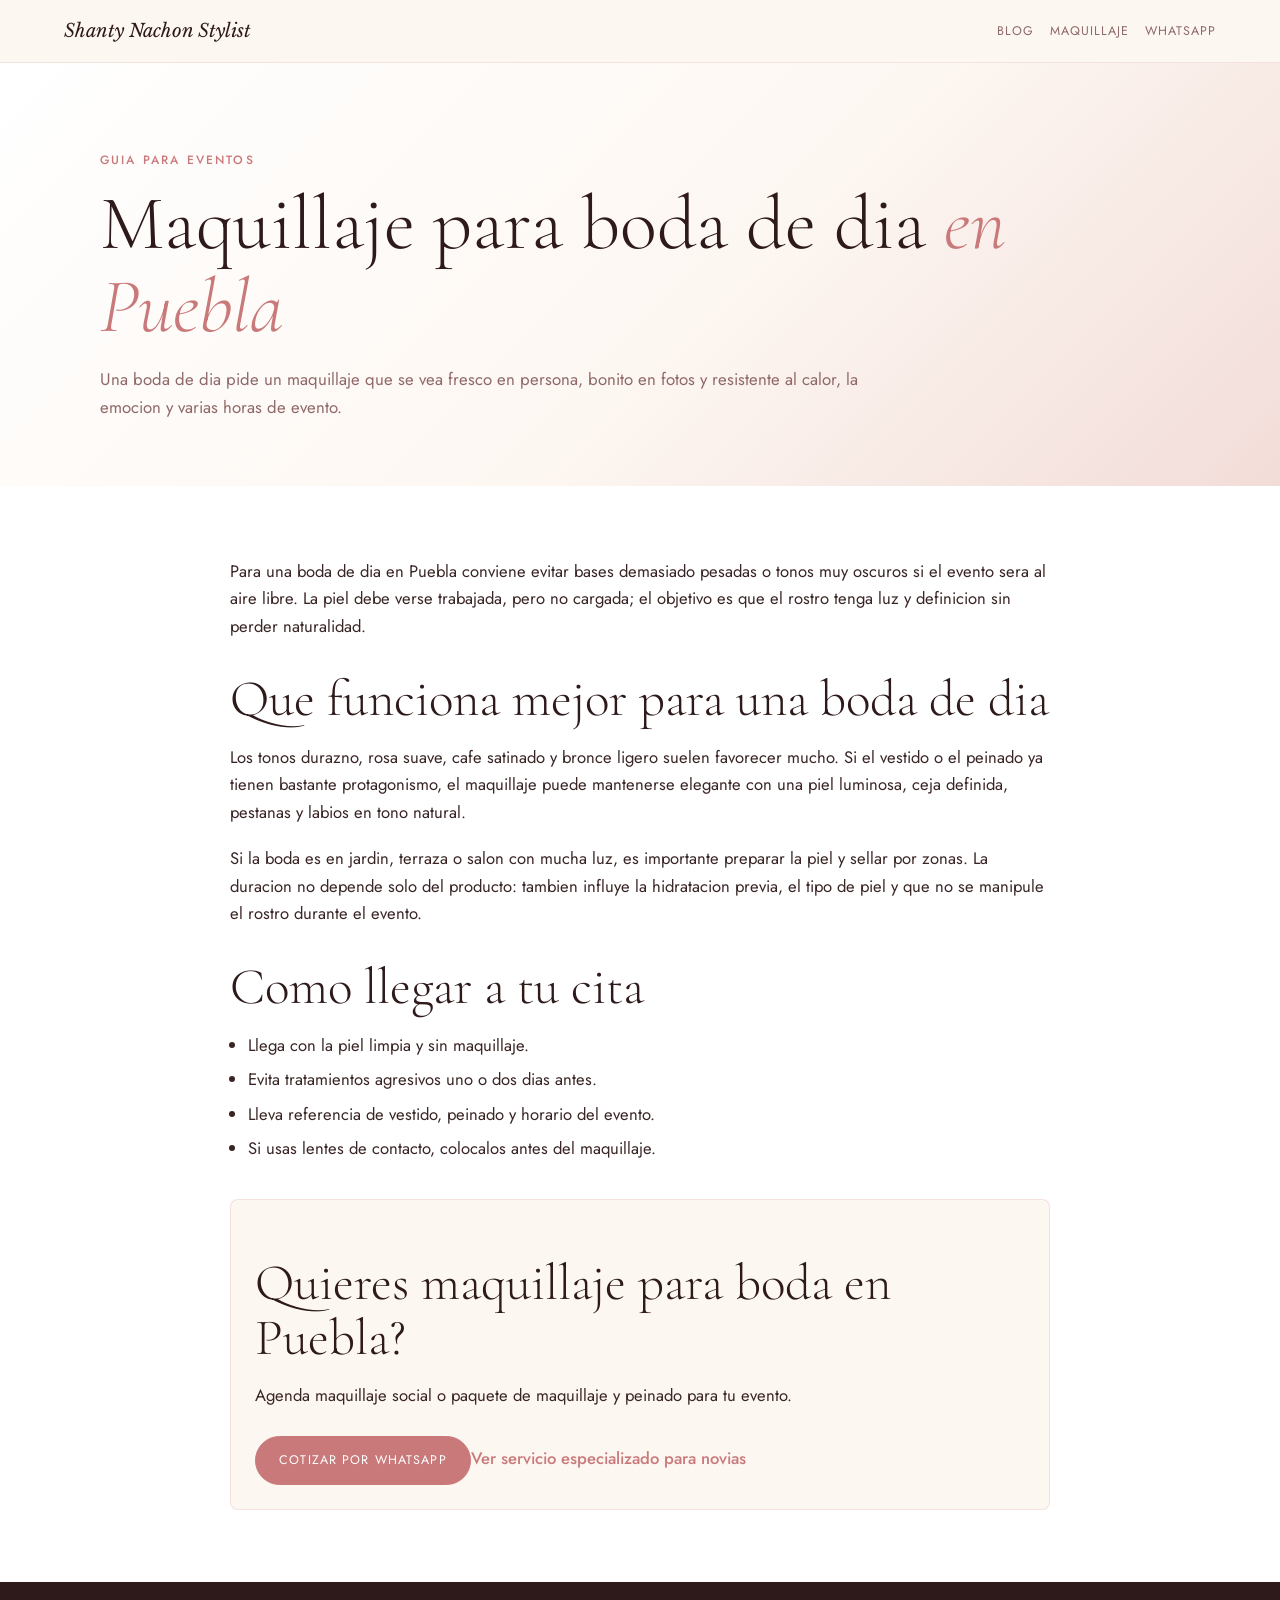
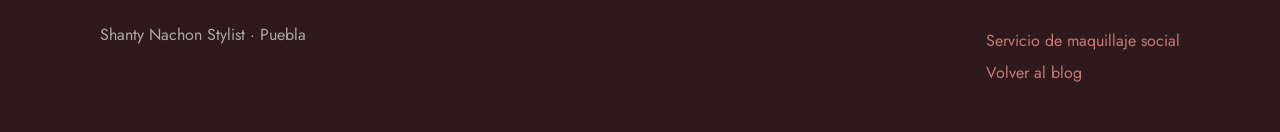
<file: blog/maquillaje-para-boda-dia-puebla.html>
<!DOCTYPE html>
<html lang="es-MX">
<head>
  <meta charset="utf-8">
  <meta name="viewport" content="width=device-width, initial-scale=1">
  <title>Maquillaje para boda de dia en Puebla | Shanty Nachon</title>
  <meta name="description" content="Consejos para elegir maquillaje para boda de dia en Puebla: piel luminosa, duracion, tonos, pestanas y preparacion previa.">
  <link rel="canonical" href="https://shantynachon.com/blog/maquillaje-para-boda-dia-puebla">
  <meta property="og:title" content="Maquillaje para boda de dia en Puebla">
  <meta property="og:description" content="Guia practica para un maquillaje fresco y duradero en bodas de dia.">
  <meta property="og:image" content="https://shantynachon.com/og-image.png">
  <link rel="preconnect" href="https://fonts.googleapis.com">
  <link rel="preconnect" href="https://fonts.gstatic.com" crossorigin>
  <link href="https://fonts.googleapis.com/css2?family=Cormorant+Garamond:ital,wght@0,300;0,600;1,400&family=Jost:wght@300;400;500&family=Libre+Baskerville:ital@1&display=swap" rel="stylesheet">
  <link rel="stylesheet" href="/seo.css">
  <script type="application/ld+json">{"@context":"https://schema.org","@type":"BlogPosting","headline":"Maquillaje para boda de dia en Puebla","datePublished":"2026-07-08","dateModified":"2026-07-08","author":{"@type":"Person","name":"Shanty Nachon"},"publisher":{"@type":"BeautySalon","name":"Shanty Nachon Stylist","url":"https://shantynachon.com"},"mainEntityOfPage":"https://shantynachon.com/blog/maquillaje-para-boda-dia-puebla"}</script>

  <!-- Technical SEO metadata -->
  <meta name="robots" content="index, follow">
  <meta property="og:type" content="article">
  <meta property="og:url" content="https://shantynachon.com/blog/maquillaje-para-boda-dia-puebla">
  <meta property="og:locale" content="es_MX">
  <meta property="og:image:secure_url" content="https://shantynachon.com/og-image.png">
  <meta property="og:image:type" content="image/png">
  <meta property="og:image:width" content="1200">
  <meta property="og:image:height" content="630">
  <meta property="og:image:alt" content="Shanty Nachon Stylist - maquillaje y peinado profesional en Puebla">
  <meta name="twitter:card" content="summary_large_image">
  <meta name="twitter:title" content="Maquillaje para boda de dia en Puebla | Shanty Nachon">
  <meta name="twitter:description" content="Consejos para elegir maquillaje para boda de dia en Puebla: piel luminosa, duracion, tonos, pestanas y preparacion previa.">
  <meta name="twitter:image" content="https://shantynachon.com/og-image.png">
  <meta name="twitter:image:alt" content="Shanty Nachon Stylist - maquillaje y peinado profesional en Puebla">
  <script type="application/ld+json">{"@context":"https://schema.org","@type":"BreadcrumbList","itemListElement":[{"@type":"ListItem","position":1,"name":"Inicio","item":"https://shantynachon.com/"},{"@type":"ListItem","position":2,"name":"Blog","item":"https://shantynachon.com/blog"},{"@type":"ListItem","position":3,"name":"Maquillaje para boda dia puebla","item":"https://shantynachon.com/blog/maquillaje-para-boda-dia-puebla"}]}</script>
  <script type="application/ld+json">{"@context":"https://schema.org","@type":"ImageObject","url":"https://shantynachon.com/og-image.png","contentUrl":"https://shantynachon.com/og-image.png","name":"Maquillaje para boda de dia en Puebla | Shanty Nachon","caption":"Maquillaje para boda de dia en Puebla | Shanty Nachon","representativeOfPage":true}</script>
  <script src="/analytics-config.js" defer></script>
  <script src="/analytics.js" defer></script>
</head>
<body>
  <header class="topbar"><a class="brand" href="/">Shanty Nachon Stylist</a><nav class="nav"><a href="/blog">Blog</a><a href="/maquillaje-social-puebla">Maquillaje</a><a href="https://wa.me/522221644758">WhatsApp</a></nav></header>
  <main>
    <article class="hero article-hero"><div class="wrap"><div class="eyebrow">Guia para eventos</div><h1>Maquillaje para boda de dia <em>en Puebla</em></h1><p class="lead">Una boda de dia pide un maquillaje que se vea fresco en persona, bonito en fotos y resistente al calor, la emocion y varias horas de evento.</p></div></article>
    <section class="section band"><div class="wrap article">
      <p>Para una boda de dia en Puebla conviene evitar bases demasiado pesadas o tonos muy oscuros si el evento sera al aire libre. La piel debe verse trabajada, pero no cargada; el objetivo es que el rostro tenga luz y definicion sin perder naturalidad.</p>
      <h2>Que funciona mejor para una boda de dia</h2>
      <p>Los tonos durazno, rosa suave, cafe satinado y bronce ligero suelen favorecer mucho. Si el vestido o el peinado ya tienen bastante protagonismo, el maquillaje puede mantenerse elegante con una piel luminosa, ceja definida, pestanas y labios en tono natural.</p>
      <p>Si la boda es en jardin, terraza o salon con mucha luz, es importante preparar la piel y sellar por zonas. La duracion no depende solo del producto: tambien influye la hidratacion previa, el tipo de piel y que no se manipule el rostro durante el evento.</p>
      <h2>Como llegar a tu cita</h2>
      <ul><li>Llega con la piel limpia y sin maquillaje.</li><li>Evita tratamientos agresivos uno o dos dias antes.</li><li>Lleva referencia de vestido, peinado y horario del evento.</li><li>Si usas lentes de contacto, colocalos antes del maquillaje.</li></ul>
      <div class="cta-box"><h2>Quieres maquillaje para boda en Puebla?</h2><p>Agenda maquillaje social o paquete de maquillaje y peinado para tu evento.</p><a class="btn primary" href="https://wa.me/522221644758?text=Hola%20Shanty%2C%20quiero%20maquillaje%20para%20boda%20de%20dia%20en%20Puebla">Cotizar por WhatsApp</a><a class="text-link" href="/maquillaje-novia-puebla">Ver servicio especializado para novias</a></div>
    </div></section>
  </main>
  <footer><div class="wrap"><div>Shanty Nachon Stylist · Puebla</div><div class="links"><a href="/maquillaje-social-puebla">Servicio de maquillaje social</a><a href="/blog">Volver al blog</a></div></div></footer>
</body>
</html>
</file>
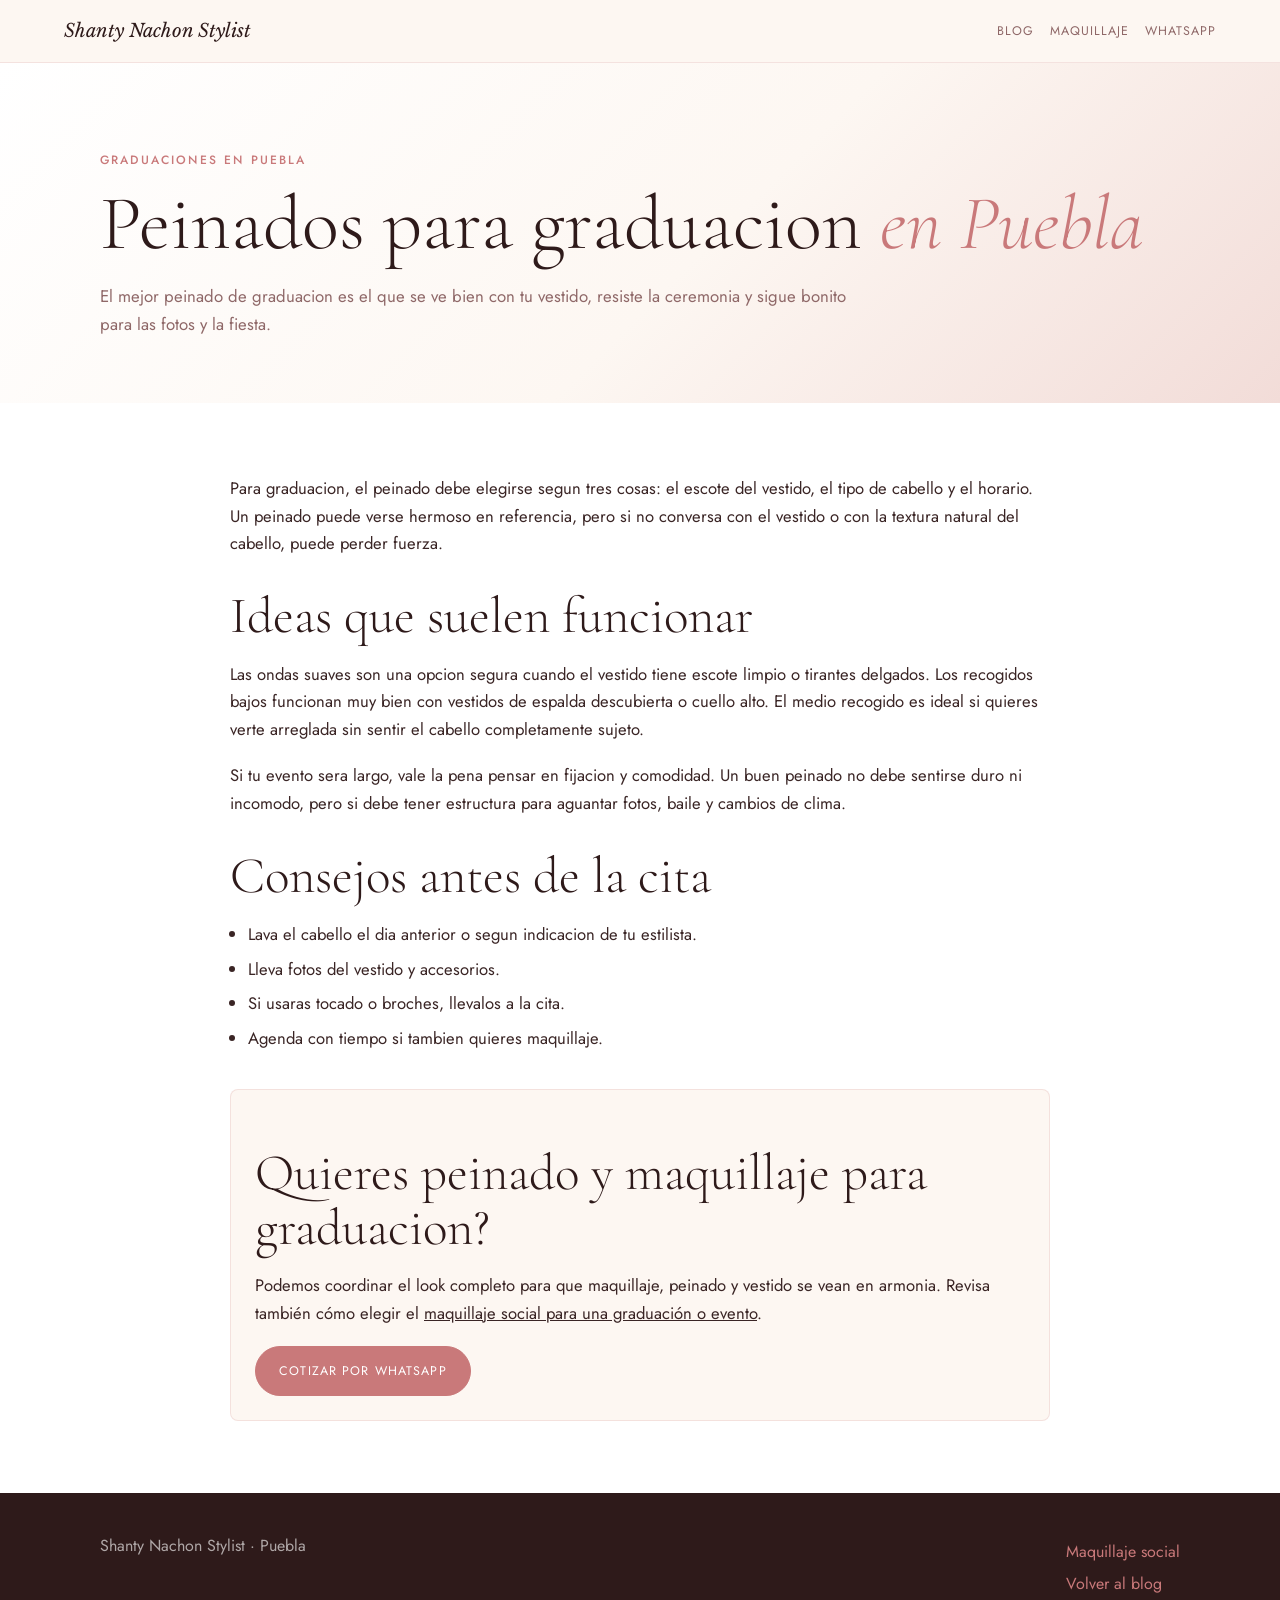
<file: blog/peinados-para-graduacion-puebla.html>
<!DOCTYPE html>
<html lang="es-MX">
<head>
  <meta charset="utf-8">
  <meta name="viewport" content="width=device-width, initial-scale=1">
  <title>Peinados para graduacion en Puebla | Shanty Nachon</title>
  <meta name="description" content="Ideas de peinados para graduacion en Puebla: ondas, recogidos, medio recogido y consejos para elegir segun vestido y tipo de cabello.">
  <link rel="canonical" href="https://shantynachon.com/blog/peinados-para-graduacion-puebla">
  <meta property="og:title" content="Peinados para graduacion en Puebla">
  <meta property="og:description" content="Como elegir peinado para graduacion segun vestido, clima y tipo de cabello.">
  <meta property="og:image" content="https://shantynachon.com/og-image.png">
  <link rel="preconnect" href="https://fonts.googleapis.com">
  <link rel="preconnect" href="https://fonts.gstatic.com" crossorigin>
  <link href="https://fonts.googleapis.com/css2?family=Cormorant+Garamond:ital,wght@0,300;0,600;1,400&family=Jost:wght@300;400;500&family=Libre+Baskerville:ital@1&display=swap" rel="stylesheet">
  <link rel="stylesheet" href="/seo.css">
  <script type="application/ld+json">{"@context":"https://schema.org","@type":"BlogPosting","headline":"Peinados para graduacion en Puebla","datePublished":"2026-07-08","dateModified":"2026-07-08","author":{"@type":"Person","name":"Shanty Nachon"},"publisher":{"@type":"BeautySalon","name":"Shanty Nachon Stylist","url":"https://shantynachon.com"},"mainEntityOfPage":"https://shantynachon.com/blog/peinados-para-graduacion-puebla"}</script>

  <!-- Technical SEO metadata -->
  <meta name="robots" content="index, follow">
  <meta property="og:type" content="article">
  <meta property="og:url" content="https://shantynachon.com/blog/peinados-para-graduacion-puebla">
  <meta property="og:locale" content="es_MX">
  <meta property="og:image:secure_url" content="https://shantynachon.com/og-image.png">
  <meta property="og:image:type" content="image/png">
  <meta property="og:image:width" content="1200">
  <meta property="og:image:height" content="630">
  <meta property="og:image:alt" content="Shanty Nachon Stylist - maquillaje y peinado profesional en Puebla">
  <meta name="twitter:card" content="summary_large_image">
  <meta name="twitter:title" content="Peinados para graduacion en Puebla | Shanty Nachon">
  <meta name="twitter:description" content="Ideas de peinados para graduacion en Puebla: ondas, recogidos, medio recogido y consejos para elegir segun vestido y tipo de cabello.">
  <meta name="twitter:image" content="https://shantynachon.com/og-image.png">
  <meta name="twitter:image:alt" content="Shanty Nachon Stylist - maquillaje y peinado profesional en Puebla">
  <script type="application/ld+json">{"@context":"https://schema.org","@type":"BreadcrumbList","itemListElement":[{"@type":"ListItem","position":1,"name":"Inicio","item":"https://shantynachon.com/"},{"@type":"ListItem","position":2,"name":"Blog","item":"https://shantynachon.com/blog"},{"@type":"ListItem","position":3,"name":"Peinados para graduacion puebla","item":"https://shantynachon.com/blog/peinados-para-graduacion-puebla"}]}</script>
  <script type="application/ld+json">{"@context":"https://schema.org","@type":"ImageObject","url":"https://shantynachon.com/og-image.png","contentUrl":"https://shantynachon.com/og-image.png","name":"Peinados para graduacion en Puebla | Shanty Nachon","caption":"Peinados para graduacion en Puebla | Shanty Nachon","representativeOfPage":true}</script>
  <script src="/analytics-config.js" defer></script>
  <script src="/analytics.js" defer></script>
</head>
<body>
  <header class="topbar"><a class="brand" href="/">Shanty Nachon Stylist</a><nav class="nav"><a href="/blog">Blog</a><a href="/maquillaje-social-puebla">Maquillaje</a><a href="https://wa.me/522221644758">WhatsApp</a></nav></header>
  <main>
    <article class="hero article-hero"><div class="wrap"><div class="eyebrow">Graduaciones en Puebla</div><h1>Peinados para graduacion <em>en Puebla</em></h1><p class="lead">El mejor peinado de graduacion es el que se ve bien con tu vestido, resiste la ceremonia y sigue bonito para las fotos y la fiesta.</p></div></article>
    <section class="section band"><div class="wrap article">
      <p>Para graduacion, el peinado debe elegirse segun tres cosas: el escote del vestido, el tipo de cabello y el horario. Un peinado puede verse hermoso en referencia, pero si no conversa con el vestido o con la textura natural del cabello, puede perder fuerza.</p>
      <h2>Ideas que suelen funcionar</h2>
      <p>Las ondas suaves son una opcion segura cuando el vestido tiene escote limpio o tirantes delgados. Los recogidos bajos funcionan muy bien con vestidos de espalda descubierta o cuello alto. El medio recogido es ideal si quieres verte arreglada sin sentir el cabello completamente sujeto.</p>
      <p>Si tu evento sera largo, vale la pena pensar en fijacion y comodidad. Un buen peinado no debe sentirse duro ni incomodo, pero si debe tener estructura para aguantar fotos, baile y cambios de clima.</p>
      <h2>Consejos antes de la cita</h2>
      <ul><li>Lava el cabello el dia anterior o segun indicacion de tu estilista.</li><li>Lleva fotos del vestido y accesorios.</li><li>Si usaras tocado o broches, llevalos a la cita.</li><li>Agenda con tiempo si tambien quieres maquillaje.</li></ul>
      <div class="cta-box"><h2>Quieres peinado y maquillaje para graduacion?</h2><p>Podemos coordinar el look completo para que maquillaje, peinado y vestido se vean en armonia. Revisa también cómo elegir el <a href="/maquillaje-social-puebla">maquillaje social para una graduación o evento</a>.</p><a class="btn primary" href="https://wa.me/522221644758?text=Hola%20Shanty%2C%20quiero%20cotizar%20peinado%20para%20graduacion%20en%20Puebla">Cotizar por WhatsApp</a></div>
    </div></section>
  </main>
  <footer><div class="wrap"><div>Shanty Nachon Stylist · Puebla</div><div class="links"><a href="/maquillaje-social-puebla">Maquillaje social</a><a href="/blog">Volver al blog</a></div></div></footer>
</body>
</html>
</file>
<file: seo.css>
:root {
  --rose: #c9797a;
  --blush: #f2dcd8;
  --cream: #fdf7f2;
  --warm: #e8c9b8;
  --gold: #c4975a;
  --deep: #2e1a1a;
  --text: #3a2525;
  --muted: #8f6868;
}

* { box-sizing: border-box; }
body {
  margin: 0;
  font-family: Jost, Arial, sans-serif;
  color: var(--text);
  background: var(--cream);
  line-height: 1.65;
}
a { color: inherit; }
.topbar {
  position: sticky;
  top: 0;
  z-index: 10;
  display: flex;
  align-items: center;
  justify-content: space-between;
  gap: 1rem;
  padding: 1rem 5vw;
  background: rgba(253,247,242,.94);
  backdrop-filter: blur(12px);
  border-bottom: 1px solid rgba(201,121,122,.16);
}
.brand {
  font-family: "Libre Baskerville", Georgia, serif;
  font-style: italic;
  font-size: 1.15rem;
  color: var(--deep);
  text-decoration: none;
}
.nav {
  display: flex;
  gap: 1rem;
  flex-wrap: wrap;
  justify-content: flex-end;
  font-size: .78rem;
  letter-spacing: .08em;
  text-transform: uppercase;
  color: var(--muted);
}
.nav a { text-decoration: none; }
.hero {
  padding: 5.5rem 5vw 4rem;
  background: linear-gradient(135deg, #fff 0%, var(--cream) 55%, var(--blush) 100%);
}
.wrap { max-width: 1080px; margin: 0 auto; }
.eyebrow {
  color: var(--rose);
  font-size: .75rem;
  text-transform: uppercase;
  letter-spacing: .18em;
  font-weight: 500;
}
h1, h2, h3 {
  font-family: "Cormorant Garamond", Georgia, serif;
  color: var(--deep);
  line-height: 1.08;
}
h1 {
  margin: .75rem 0 1rem;
  font-size: clamp(2.4rem, 6vw, 5rem);
  font-weight: 300;
}
h1 em, h2 em { color: var(--rose); font-style: italic; }
h2 { margin: 0 0 1rem; font-size: clamp(2rem, 4vw, 3.2rem); font-weight: 300; }
h3 { font-size: 1.45rem; margin-bottom: .45rem; }
.lead { max-width: 760px; color: var(--muted); font-size: 1.05rem; }
.article-hero { padding-bottom: 3rem; }
.article { max-width: 820px; font-size: 1.04rem; }
.article p { color: var(--text); margin: 0 0 1.2rem; }
.article h2 { margin-top: 2rem; }
.text-link {
  display: inline-block;
  margin-top: 1rem;
  color: var(--rose);
  text-decoration: none;
  font-weight: 500;
}
.cta-box {
  margin-top: 2.25rem;
  padding: 1.5rem;
  border-radius: 8px;
  background: var(--cream);
  border: 1px solid rgba(201,121,122,.18);
}
.actions { display: flex; flex-wrap: wrap; gap: .9rem; margin-top: 2rem; }
.btn {
  display: inline-flex;
  align-items: center;
  justify-content: center;
  border-radius: 999px;
  padding: .85rem 1.45rem;
  text-decoration: none;
  text-transform: uppercase;
  letter-spacing: .09em;
  font-size: .78rem;
  border: 1px solid var(--warm);
}
.btn.primary { background: var(--rose); color: #fff; border-color: var(--rose); }
.btn.secondary { color: var(--deep); background: #fff; }
.section { padding: 4.5rem 5vw; }
.band { background: #fff; }
.grid {
  display: grid;
  grid-template-columns: repeat(auto-fit, minmax(240px, 1fr));
  gap: 1rem;
}
.card {
  background: var(--cream);
  border: 1px solid rgba(201,121,122,.14);
  border-radius: 8px;
  padding: 1.4rem;
}
.card p { margin: .25rem 0 0; color: var(--muted); }
.content {
  display: grid;
  grid-template-columns: minmax(0, 1.4fr) minmax(260px, .7fr);
  gap: 2.5rem;
  align-items: start;
}
.panel {
  background: var(--deep);
  color: #fff;
  border-radius: 8px;
  padding: 1.6rem;
}
.panel h3 { color: #fff; margin-top: 0; }
.panel p, .panel li { color: rgba(255,255,255,.72); }
ul { padding-left: 1.1rem; }
li { margin: .45rem 0; }
.faq details {
  background: #fff;
  border: 1px solid rgba(201,121,122,.14);
  border-radius: 8px;
  padding: 1rem 1.2rem;
  margin-bottom: .75rem;
}
.faq summary { cursor: pointer; color: var(--deep); font-weight: 500; }
.links a { display: block; margin: .35rem 0; color: var(--rose); text-decoration: none; }
footer {
  padding: 2.5rem 5vw;
  background: var(--deep);
  color: rgba(255,255,255,.62);
}
footer .wrap {
  display: flex;
  justify-content: space-between;
  gap: 1.5rem;
  flex-wrap: wrap;
}
footer a { color: #fff; text-decoration: none; }

@media (max-width: 760px) {
  .topbar { align-items: flex-start; flex-direction: column; }
  .nav { justify-content: flex-start; }
  .content { grid-template-columns: 1fr; }
  .hero { padding-top: 3.8rem; }
}
</file>
<file: maquillaje-novia.css>
:root{--mk-ink:#28211f;--mk-cream:#f7f2ec;--mk-blush:#ead8d0;--mk-wine:#70453f;--mk-gold:#ad8a67;--mk-white:#fffdf9}
.makeup-page{background:var(--mk-white);color:var(--mk-ink);overflow-x:hidden}
.makeup-page .topbar{position:relative;z-index:20;background:rgba(255,253,249,.96);backdrop-filter:blur(12px)}
.makeup-wrap{width:min(1180px,calc(100% - 40px));margin-inline:auto}
.makeup-hero{padding:58px 0 76px;background:linear-gradient(135deg,#f9f4ef 0%,#f1e3dc 100%);overflow:hidden}.makeup-hero-grid{display:grid;grid-template-columns:1.03fr .77fr;gap:clamp(32px,7vw,96px);align-items:center}
.makeup-kicker,.makeup-section-label{margin:0 0 16px;font:500 12px/1.2 Jost,sans-serif;letter-spacing:.2em;text-transform:uppercase;color:var(--mk-wine)}
.makeup-hero h1{font-size:clamp(50px,7vw,90px);line-height:.92;margin:0 0 28px;max-width:700px}.makeup-hero h1 em{display:block;font-weight:300}.makeup-lead{font-size:clamp(17px,2vw,20px);line-height:1.75;max-width:650px;color:#534945}
.makeup-actions{display:flex;align-items:center;gap:24px;flex-wrap:wrap;margin-top:34px}.makeup-text-link{color:var(--mk-ink);font-weight:500;border-bottom:1px solid var(--mk-gold);padding-bottom:4px}.makeup-proof{display:flex;gap:0;flex-wrap:wrap;margin-top:38px;color:#625651;font-size:13px}.makeup-proof span{padding:0 18px;border-left:1px solid #ccb9af}.makeup-proof span:first-child{padding-left:0;border-left:0}.makeup-proof strong{color:var(--mk-ink)}
.makeup-hero-media{margin:0;position:relative;max-width:500px;justify-self:end}.makeup-hero-media:before{content:"";position:absolute;inset:20px -20px -20px 20px;border:1px solid var(--mk-gold);z-index:0}.makeup-hero-media img{display:block;width:100%;height:auto;aspect-ratio:853/1080;object-fit:cover;object-position:center 18%;position:relative;z-index:1}.makeup-hero-media figcaption,.makeup-complete-look figcaption{font-size:12px;letter-spacing:.04em;color:#6f625c;margin-top:12px}
.makeup-intro{padding:110px 0}.makeup-intro-grid{display:grid;grid-template-columns:.45fr 1fr;gap:60px}.makeup-intro h2,.makeup-heading h2,.makeup-complete-look h2,.makeup-final h2{font-size:clamp(38px,5vw,64px);line-height:1.02;margin:0 0 28px}.makeup-intro p:not(.makeup-section-label),.makeup-heading>p:last-child,.makeup-complete-look p,.makeup-final p{font-size:17px;line-height:1.8;color:#5e514c}
.makeup-showcase{padding:110px 0;background:var(--mk-cream)}.makeup-heading{max-width:780px;margin-bottom:48px}.makeup-heading.narrow{max-width:720px}.makeup-editorial{display:grid;grid-template-columns:1.1fr .9fr;gap:24px}.makeup-editorial figure{margin:0;position:relative;overflow:hidden;background:#e9ded7}.makeup-editorial img{display:block;width:100%;height:100%;object-fit:cover}.makeup-editorial-main{min-height:780px}.makeup-editorial-main img{object-position:center 14%}.makeup-details{display:grid;grid-template-rows:1fr 1fr;gap:24px}.makeup-detail{min-height:378px}.makeup-detail img{transform:scale(1.65)}.makeup-detail-eyes img{object-position:50% 14%}.makeup-detail-skin img{object-position:50% 38%}.makeup-editorial figcaption{position:absolute;inset:auto 18px 18px;background:rgba(255,253,249,.92);padding:16px 18px;display:flex;flex-direction:column;gap:3px;font-size:13px}.makeup-editorial figcaption strong{font:600 21px/1.1 'Cormorant Garamond',serif}.makeup-note{margin-top:24px;padding:18px 22px;border-left:2px solid var(--mk-gold);background:rgba(255,255,255,.52);font-size:13px;line-height:1.6}.makeup-note p{margin:0}
.makeup-style-guide{padding:110px 0}.makeup-style-grid{display:grid;grid-template-columns:repeat(3,1fr);border-top:1px solid #d9ccc4;border-bottom:1px solid #d9ccc4}.makeup-style-grid article{padding:38px 32px;border-left:1px solid #d9ccc4}.makeup-style-grid article:first-child{border-left:0}.makeup-style-grid span,.makeup-timeline>li>span{font:500 12px Jost,sans-serif;color:var(--mk-wine);letter-spacing:.12em}.makeup-style-grid h3{font-size:28px;margin:20px 0 12px}.makeup-style-grid p{color:#655852;line-height:1.7}.makeup-inline-cta{margin-top:60px;padding:38px 44px;background:var(--mk-ink);color:white;display:flex;align-items:center;justify-content:space-between;gap:24px}.makeup-inline-cta h3{font-size:32px;margin:0;color:var(--mk-white)}.makeup-inline-cta .makeup-section-label{color:#d9bda8}.makeup-inline-cta .btn.primary{background:var(--mk-white);color:var(--mk-ink)}
.makeup-process{padding:110px 0;background:#302724;color:white}.makeup-process .makeup-section-label{color:#d7b59c}.makeup-process .makeup-heading h2,.makeup-timeline h3{color:var(--mk-white)}.makeup-timeline{margin:0;padding:0;list-style:none;display:grid;grid-template-columns:repeat(4,1fr)}.makeup-timeline li{padding:28px 26px 22px;border-top:1px solid #816c61;border-left:1px solid #5f5049}.makeup-timeline li:first-child{border-left:0}.makeup-timeline h3{font-size:28px;margin:18px 0 10px}.makeup-timeline p{color:#d8cec9;line-height:1.65;margin:0}
.makeup-complete-look{padding:110px 0}.makeup-complete-grid{display:grid;grid-template-columns:1fr .9fr;gap:70px;align-items:center}.makeup-complete-look figure{margin:0}.makeup-complete-look img{width:100%;height:auto;display:block;aspect-ratio:4/3;object-fit:cover}.makeup-complete-look .btn{margin-top:14px}.makeup-faq{padding:110px 0;background:var(--mk-cream)}.makeup-faq-grid{display:grid;grid-template-columns:1fr 1fr;gap:12px 24px}.makeup-faq details{background:var(--mk-white);padding:22px 24px;border:1px solid #e0d4cc}.makeup-faq summary{font-weight:500;cursor:pointer}.makeup-faq details p{color:#625650;line-height:1.65;margin:14px 0 0}
.makeup-final{padding:100px 0}.makeup-final-box{padding:clamp(42px,7vw,82px);background:linear-gradient(135deg,#ead8d0,#f7eee8);text-align:center}.makeup-final-box h2{max-width:820px;margin-inline:auto}.makeup-final-box>p:not(.makeup-section-label){max-width:680px;margin-inline:auto}.makeup-final .makeup-actions{justify-content:center}.makeup-mobile-whatsapp{display:none}
@media(max-width:800px){.makeup-wrap{width:min(100% - 28px,680px)}.makeup-hero{padding:38px 0 52px}.makeup-hero-grid,.makeup-intro-grid,.makeup-editorial,.makeup-complete-grid{grid-template-columns:1fr}.makeup-hero-copy{order:1}.makeup-hero-media{order:2;justify-self:stretch;max-width:none;margin:10px 18px 0 0}.makeup-hero h1{font-size:clamp(46px,15vw,68px)}.makeup-proof{gap:10px 0}.makeup-intro,.makeup-showcase,.makeup-style-guide,.makeup-process,.makeup-complete-look,.makeup-faq{padding:72px 0}.makeup-intro-grid{gap:16px}.makeup-editorial-main{min-height:600px}.makeup-details{grid-template-columns:1fr 1fr;grid-template-rows:auto}.makeup-detail{min-height:300px}.makeup-style-grid{grid-template-columns:1fr}.makeup-style-grid article{border-left:0;border-top:1px solid #d9ccc4;padding:28px 4px}.makeup-style-grid article:first-child{border-top:0}.makeup-inline-cta{padding:30px;align-items:flex-start;flex-direction:column}.makeup-timeline{grid-template-columns:1fr 1fr}.makeup-timeline li:nth-child(3){border-left:0}.makeup-faq-grid{grid-template-columns:1fr}.makeup-mobile-whatsapp{display:block;position:fixed;z-index:50;bottom:12px;left:14px;right:14px;text-align:center;padding:14px 20px;border-radius:999px;background:#245c43;color:white;font:500 14px Jost,sans-serif;box-shadow:0 10px 30px rgba(0,0,0,.24)}body{padding-bottom:70px}}
@media(max-width:520px){.makeup-hero-copy{min-width:0}.makeup-hero h1{font-size:42px;max-width:100%;overflow-wrap:break-word}.makeup-actions{align-items:stretch;flex-direction:column}.makeup-actions .btn{text-align:center}.makeup-proof span{width:50%;padding:0 10px}.makeup-proof span:nth-child(3){width:100%;border-left:0;padding:10px 0 0}.makeup-details{grid-template-columns:1fr}.makeup-editorial-main{min-height:500px}.makeup-detail{min-height:320px}.makeup-timeline{grid-template-columns:1fr}.makeup-timeline li{border-left:0}.makeup-inline-cta h3{font-size:27px}.makeup-final-box{padding:42px 22px}.makeup-page footer{padding-bottom:80px}}
@media(prefers-reduced-motion:reduce){*{scroll-behavior:auto!important}}
</file>
<file: maquillaje-social.css>
:root{--rose:#c9797a;--rose-dark:#a8595e;--blush:#f2dcd8;--cream:#fdf7f2;--warm:#e8c9b8;--gold:#c4975a;--deep:#2e1a1a;--text:#3a2525;--muted:#806363;--white:#fff}
*{box-sizing:border-box}html{scroll-behavior:smooth}body.social-page{margin:0;overflow-x:hidden;background:var(--cream);color:var(--text);font-family:Jost,Arial,sans-serif;line-height:1.65}body.social-page a{color:inherit}body.social-page img{display:block;max-width:100%}.skip-link{position:fixed;left:1rem;top:-5rem;z-index:1000;padding:.75rem 1rem;background:var(--deep);color:#fff!important}.skip-link:focus{top:1rem}.social-wrap{width:min(1160px,calc(100% - 10vw));margin:0 auto}.social-topbar{position:sticky;top:0;z-index:20;display:flex;align-items:center;justify-content:space-between;gap:1.5rem;min-height:74px;padding:.85rem 5vw;border-bottom:1px solid rgba(201,121,122,.16);background:rgba(253,247,242,.94);backdrop-filter:blur(14px)}.social-brand{font:italic 1.12rem "Libre Baskerville",Georgia,serif;text-decoration:none;color:var(--deep)!important}.social-nav{display:flex;align-items:center;justify-content:flex-end;gap:1.2rem;font-size:.72rem;letter-spacing:.09em;text-transform:uppercase}.social-nav a{text-decoration:none}.social-nav-cta{padding:.62rem 1rem;border-radius:999px;background:var(--deep);color:#fff!important}
.social-hero{padding:4.8rem 0 5.2rem;background:radial-gradient(circle at 15% 15%,#fff 0,transparent 34%),linear-gradient(135deg,#fff 0%,var(--cream) 56%,var(--blush) 100%)}.social-hero-grid{display:grid;grid-template-columns:minmax(0,1.08fr) minmax(320px,.72fr);gap:clamp(2rem,6vw,5.5rem);align-items:center}.social-kicker{margin:0 0 .85rem;color:var(--rose-dark);font-size:.72rem;font-weight:500;letter-spacing:.18em;text-transform:uppercase}.social-hero h1,.social-section h2,.social-final h2{margin:0;color:var(--deep);font-family:"Cormorant Garamond",Georgia,serif;font-weight:300;line-height:1.03}.social-hero h1{max-width:760px;font-size:clamp(2.65rem,6vw,5.5rem)}.social-hero h1 em,.social-section h2 em,.social-final h2 em{color:var(--rose-dark);font-style:italic}.social-lead{max-width:660px;margin:1.4rem 0 0;color:var(--muted);font-size:1.03rem}.social-actions{display:flex;align-items:center;flex-wrap:wrap;gap:1.2rem;margin-top:2rem}.social-btn{display:inline-flex;align-items:center;justify-content:center;min-height:48px;padding:.85rem 1.45rem;border:1px solid transparent;border-radius:999px;font-size:.76rem;font-weight:500;letter-spacing:.09em;text-decoration:none;text-transform:uppercase;transition:transform .2s,background .2s,box-shadow .2s}.social-btn:hover{transform:translateY(-2px)}.social-btn-primary{background:var(--rose-dark);color:#fff!important;box-shadow:0 12px 30px rgba(168,89,94,.2)}.social-btn-primary:hover{background:var(--deep)}.social-text-link{color:var(--deep)!important;font-size:.82rem;text-decoration-thickness:1px;text-underline-offset:5px}.social-proof{display:flex;flex-wrap:wrap;gap:.55rem 1rem;margin-top:1.7rem;color:var(--muted);font-size:.76rem}.social-proof span{padding-right:1rem;border-right:1px solid var(--warm)}.social-proof span:last-child{border:0;padding-right:0}.social-proof strong{color:var(--deep)}.social-hero-media{position:relative;margin:0;min-height:560px;overflow:hidden;border-radius:220px 220px 24px 24px;background:#eadfd9;box-shadow:0 30px 70px rgba(46,26,26,.14)}.social-hero-media picture,.social-hero-media img{width:100%;height:100%}.social-hero-media img{position:absolute;inset:0;object-fit:cover;object-position:center 30%}.social-hero-media figcaption{position:absolute;left:1rem;right:1rem;bottom:1rem;padding:.7rem 1rem;border-radius:999px;background:rgba(46,26,26,.8);color:#fff;font-size:.72rem;text-align:center;backdrop-filter:blur(8px)}
.social-trust{border-top:1px solid rgba(201,121,122,.14);border-bottom:1px solid rgba(201,121,122,.14);background:#fff}.social-trust-grid{display:grid;grid-template-columns:repeat(3,1fr)}.social-trust p{margin:0;padding:1.35rem 1rem;border-right:1px solid rgba(201,121,122,.14);text-align:center}.social-trust p:last-child{border-right:0}.social-trust span{display:block;color:var(--muted);font-size:.66rem;letter-spacing:.15em;text-transform:uppercase}.social-trust strong{color:var(--deep);font-family:"Cormorant Garamond",Georgia,serif;font-size:1.35rem;font-weight:600}.social-section{padding:clamp(4.5rem,8vw,7rem) 0}.social-band{background:#fff}.social-heading{max-width:760px;margin-bottom:2.5rem}.social-heading-center{margin-left:auto;margin-right:auto;text-align:center}.social-section h2,.social-final h2{font-size:clamp(2.25rem,4.7vw,4rem)}.social-heading>p:last-child{color:var(--muted)}
.social-choice-grid{display:grid;grid-template-columns:repeat(2,minmax(0,1fr));gap:1.2rem}.social-choice-card{position:relative;min-height:340px;padding:clamp(2rem,4vw,3rem);overflow:hidden;border-radius:20px}.social-choice-light{border:1px solid var(--warm);background:linear-gradient(145deg,var(--cream),#f6e8df)}.social-choice-dark{background:var(--deep);color:rgba(255,255,255,.76)}.social-choice-number{display:block;margin-bottom:3rem;color:var(--rose-dark);font-size:.72rem;letter-spacing:.14em}.social-choice-dark .social-choice-number{color:var(--warm)}.social-choice-card h3{margin:0 0 .8rem;color:var(--deep);font:300 2.2rem "Cormorant Garamond",Georgia,serif}.social-choice-dark h3{color:#fff}.social-choice-card p{max-width:48ch}.social-choice-card ul{margin:1.3rem 0 0;padding-left:1.1rem}.social-choice-card li{margin:.45rem 0}.social-occasion-grid{display:grid;grid-template-columns:repeat(3,minmax(0,1fr));gap:1rem}.social-occasion-grid article{padding:1.5rem;border:1px solid rgba(201,121,122,.18);border-radius:16px;background:rgba(255,255,255,.56)}.social-occasion-grid span{color:var(--rose-dark);font-size:.68rem;letter-spacing:.12em}.social-occasion-grid h3{margin:1.2rem 0 .45rem;color:var(--deep);font:600 1.55rem "Cormorant Garamond",Georgia,serif}.social-occasion-grid p{margin:0;color:var(--muted);font-size:.9rem}
.social-work{background:var(--deep);color:rgba(255,255,255,.72)}.social-work-grid{display:grid;grid-template-columns:minmax(260px,.65fr) minmax(0,1.35fr);gap:clamp(2.4rem,6vw,5rem);align-items:center}.social-work h2{color:#fff}.social-work .social-kicker{color:var(--warm)}.social-work-copy>p:not(.social-kicker){max-width:48ch}.social-work-note{display:grid;gap:.25rem;margin-top:1.7rem;padding:1rem;border-left:2px solid var(--rose);background:rgba(255,255,255,.05)}.social-work-note strong{color:#fff}.social-work-gallery{display:grid;grid-template-columns:1.05fr .95fr;grid-template-rows:1fr 1fr;gap:.8rem;min-height:620px}.social-work-gallery figure{position:relative;margin:0;overflow:hidden;border-radius:14px;background:#211}.social-work-gallery picture,.social-work-gallery img{width:100%;height:100%}.social-work-gallery img{position:absolute;inset:0;object-fit:cover}.social-work-full{grid-row:1/3}.social-work-full img{object-position:center}.social-work-eyes img{transform:scale(1.85);object-position:54% 29%}.social-work-skin img{transform:scale(1.75);object-position:51% 52%}.social-work-gallery figcaption{position:absolute;z-index:1;left:.7rem;bottom:.7rem;padding:.45rem .7rem;border-radius:999px;background:rgba(46,26,26,.8);color:#fff;font-size:.66rem}
.social-process{display:grid;grid-template-columns:repeat(5,minmax(0,1fr));gap:.8rem;padding:0;list-style:none}.social-process li{position:relative;margin:0;padding:1.4rem 1.1rem;border-top:2px solid var(--warm)}.social-process li:after{content:"";position:absolute;top:-5px;right:-4px;width:8px;height:8px;border-radius:50%;background:var(--rose-dark)}.social-process span{color:var(--rose-dark);font-size:.7rem;letter-spacing:.12em}.social-process h3{margin:1.3rem 0 .5rem;color:var(--deep);font:600 1.35rem "Cormorant Garamond",Georgia,serif}.social-process p{margin:0;color:var(--muted);font-size:.85rem}.social-service-grid{display:grid;grid-template-columns:minmax(0,1.15fr) minmax(280px,.62fr);gap:clamp(2rem,6vw,5rem);align-items:start}.social-service-grid>div>p:not(.social-kicker){max-width:70ch}.social-service-grid a{color:var(--rose-dark)!important;text-underline-offset:3px}.social-inline-cta{margin-top:1.5rem;padding:1rem 1.2rem;border-radius:12px;background:#fff;border:1px solid rgba(201,121,122,.16)}.social-price-panel{padding:2rem;border-radius:18px;background:var(--deep);color:rgba(255,255,255,.72)}.social-price-panel>span{color:var(--warm);font-size:.7rem;letter-spacing:.14em;text-transform:uppercase}.social-price-panel h3{margin:.8rem 0 0;color:#fff;font:600 2rem "Cormorant Garamond",Georgia,serif}.social-price-panel p{margin-top:.2rem}.social-price-panel hr{margin:1.3rem 0;border:0;border-top:1px solid rgba(255,255,255,.15)}.social-price-panel small{display:block;margin:1.25rem 0}.social-btn-light{width:100%;background:#fff;color:var(--deep)!important}
.social-reputation{padding-top:1rem}.social-reputation-card{display:grid;grid-template-columns:180px 1fr;gap:2.5rem;align-items:center;padding:2rem;border:1px solid rgba(201,121,122,.18);border-radius:20px;background:#fff}.social-reputation-card>div:first-child{display:grid;text-align:center}.social-rating{color:var(--deep);font:600 4rem "Cormorant Garamond",Georgia,serif;line-height:1}.social-stars{color:var(--gold);letter-spacing:.12em}.social-reputation h2{font-size:clamp(2rem,4vw,3.2rem)}.social-reputation p:last-child{margin-bottom:0;color:var(--muted)}.social-faq{max-width:850px}.social-faq details{margin-bottom:.8rem;padding:1.1rem 1.25rem;border:1px solid rgba(201,121,122,.17);border-radius:12px;background:var(--cream)}.social-faq summary{cursor:pointer;color:var(--deep);font-weight:500}.social-faq p{margin-bottom:0;color:var(--muted)}
.social-final{padding:clamp(5rem,9vw,8rem) 0;background:linear-gradient(125deg,var(--blush),#fff);text-align:center}.social-final-inner{max-width:800px}.social-final p:not(.social-kicker){max-width:620px;margin:1.2rem auto 2rem;color:var(--muted)}.social-home-link{display:block;width:max-content;margin:1rem auto 0;color:var(--muted)!important;font-size:.8rem;text-underline-offset:4px}.social-fab{position:fixed;right:1.1rem;bottom:1.1rem;z-index:18;display:none;align-items:center;justify-content:center;width:54px;height:54px;border-radius:50%;background:#177c51;color:#fff!important;box-shadow:0 8px 28px rgba(0,0,0,.24);font-size:.72rem;font-weight:600;text-decoration:none}.social-footer{padding:2.5rem 0;background:var(--deep);color:rgba(255,255,255,.62)}.social-footer>div{display:flex;justify-content:space-between;gap:2rem;flex-wrap:wrap}.social-footer-links{display:flex;flex-wrap:wrap;justify-content:flex-end;gap:.5rem 1.2rem}.social-footer a{color:#fff!important;font-size:.78rem;text-decoration:none}
@media(max-width:900px){.social-hero-grid,.social-work-grid,.social-service-grid{grid-template-columns:1fr}.social-hero-copy{order:1}.social-hero-media{order:2;min-height:620px;max-width:520px;width:100%;justify-self:center}.social-occasion-grid{grid-template-columns:repeat(2,minmax(0,1fr))}.social-process{grid-template-columns:repeat(2,minmax(0,1fr))}.social-process li:last-child{grid-column:1/3}}
@media(max-width:660px){.social-wrap{width:min(100% - 2rem,1160px)}.social-topbar{align-items:flex-start;padding:.8rem 1rem}.social-nav>a:not(.social-nav-cta){display:none}.social-nav-cta{padding:.55rem .8rem}.social-hero{padding:3.2rem 0 3.5rem}.social-hero-grid{gap:2.2rem}.social-hero-media{min-height:470px;border-radius:160px 160px 18px 18px}.social-actions{align-items:stretch;flex-direction:column}.social-btn{width:100%}.social-text-link{text-align:center}.social-proof{display:grid;grid-template-columns:repeat(2,1fr)}.social-proof span{border:0;padding:0}.social-proof span:last-child{grid-column:1/3}.social-trust-grid{grid-template-columns:1fr}.social-trust p{border-right:0;border-bottom:1px solid rgba(201,121,122,.14)}.social-trust p:last-child{border-bottom:0}.social-choice-grid,.social-occasion-grid{grid-template-columns:1fr}.social-choice-card{min-height:auto}.social-work-gallery{grid-template-columns:1fr 1fr;grid-template-rows:390px 220px;min-height:auto}.social-work-full{grid-column:1/3;grid-row:1}.social-work-detail{grid-row:2}.social-process{grid-template-columns:1fr}.social-process li:last-child{grid-column:auto}.social-reputation-card{grid-template-columns:1fr;gap:1.3rem;text-align:center}.social-fab{display:flex}.social-footer>div,.social-footer-links{justify-content:flex-start}}
@media(prefers-reduced-motion:reduce){html{scroll-behavior:auto}.social-btn{transition:none}}
</file>
<file: peinado-novia.css>
.peinado-page {
  --peinado-ink: #241818;
  --peinado-paper: #fbf6f2;
  --peinado-rose: #b7686d;
  --peinado-rose-dark: #945055;
  --peinado-line: rgba(67, 37, 37, .13);
  overflow-x: hidden;
}

.peinado-page .peinado-wrap {
  width: min(1180px, calc(100% - 10vw));
  margin-inline: auto;
}

.peinado-page .peinado-topbar {
  background: rgba(253, 247, 242, .88);
  border-bottom-color: rgba(89, 53, 53, .1);
}

.peinado-hero {
  position: relative;
  overflow: hidden;
  background:
    radial-gradient(circle at 18% 25%, rgba(232, 201, 184, .4), transparent 32%),
    linear-gradient(135deg, #fff 0%, #fdf7f2 54%, #f0dcd5 100%);
}

.peinado-hero::after {
  position: absolute;
  right: -8rem;
  bottom: -12rem;
  width: 34rem;
  height: 34rem;
  border: 1px solid rgba(183, 104, 109, .18);
  border-radius: 50%;
  content: "";
  pointer-events: none;
}

.peinado-hero-grid {
  display: grid;
  grid-template-columns: minmax(0, 1.02fr) minmax(360px, .78fr);
  gap: clamp(2.5rem, 6vw, 6.5rem);
  align-items: center;
  min-height: calc(100svh - 82px);
  padding-block: clamp(3rem, 8vw, 6.5rem);
}

.peinado-hero-copy {
  position: relative;
  z-index: 1;
}

.peinado-hero-copy h1 {
  max-width: 760px;
  margin-block: .7rem 1rem;
  font-size: clamp(3.3rem, 7.2vw, 6.5rem);
  letter-spacing: -.035em;
}

.peinado-hero-copy .lead {
  max-width: 650px;
  color: #765d5d;
  font-size: clamp(1rem, 1.6vw, 1.14rem);
}

.peinado-hero-visual {
  position: relative;
  z-index: 1;
  width: min(100%, 470px);
  margin: 0 0 0 auto;
}

.peinado-hero-visual::before {
  position: absolute;
  inset: -1rem 1.2rem 1.2rem -1rem;
  border: 1px solid rgba(183, 104, 109, .35);
  border-radius: 13rem 13rem 1.5rem 1.5rem;
  content: "";
}

.peinado-hero-visual picture {
  display: block;
  overflow: hidden;
  aspect-ratio: 4 / 5;
  border-radius: 13rem 13rem 1.5rem 1.5rem;
  box-shadow: 0 36px 80px rgba(71, 41, 41, .2);
}

.peinado-hero-visual img {
  display: block;
  width: 100%;
  height: 100%;
  object-fit: cover;
  object-position: center 23%;
}

.peinado-hero-visual figcaption {
  position: absolute;
  right: -1.2rem;
  bottom: 2rem;
  padding: .55rem .85rem;
  border-radius: 999px;
  background: rgba(255, 255, 255, .92);
  box-shadow: 0 10px 30px rgba(71, 41, 41, .15);
  color: #715252;
  font-size: .7rem;
  letter-spacing: .08em;
  text-transform: uppercase;
}

.peinado-hero-proof {
  display: flex;
  flex-wrap: wrap;
  gap: .65rem 1.35rem;
  margin-top: 2rem;
  color: #755b5b;
  font-size: .78rem;
  letter-spacing: .04em;
}

.peinado-hero-proof span {
  display: inline-flex;
  align-items: center;
  gap: .45rem;
}

.peinado-hero-proof span::before {
  width: .35rem;
  height: .35rem;
  border-radius: 50%;
  background: var(--peinado-rose);
  content: "";
}

.peinado-hero-proof strong {
  color: var(--peinado-ink);
  font-weight: 500;
}

.peinado-kicker {
  display: inline-block;
  margin-bottom: .75rem;
  color: var(--peinado-rose-dark);
  font-size: .7rem;
  font-weight: 500;
  letter-spacing: .2em;
  text-transform: uppercase;
}

.peinado-portfolio {
  padding-block: clamp(4.5rem, 8vw, 8rem);
  background: #fff;
}

.peinado-section-heading {
  display: grid;
  grid-template-columns: minmax(0, 1.15fr) minmax(280px, .65fr);
  gap: 3rem;
  align-items: end;
  margin-bottom: 2.3rem;
}

.peinado-section-heading h2 {
  max-width: 720px;
  margin-bottom: 0;
}

.peinado-section-heading > p {
  margin: 0 0 .4rem;
  color: #846969;
}

.peinado-gallery {
  display: grid;
  grid-template-columns: 1.35fr .82fr .82fr;
  gap: 1.1rem;
}

.peinado-gallery-item {
  position: relative;
  overflow: hidden;
  min-height: 500px;
  margin: 0;
  border-radius: 1.15rem;
  background: #eadbd3;
}

.peinado-gallery-item picture,
.peinado-gallery-item img {
  display: block;
  width: 100%;
  height: 100%;
}

.peinado-gallery-item picture {
  position: absolute;
  inset: 0;
}

.peinado-gallery-item img {
  object-fit: cover;
  transition: transform .65s ease;
}

.peinado-gallery-featured img {
  object-position: center 30%;
}

.peinado-gallery-item:nth-child(2) img {
  object-position: center 24%;
}

.peinado-gallery-item:nth-child(3) img {
  object-position: center 22%;
}

@media (hover: hover) {
  .peinado-gallery-item:hover img {
    transform: scale(1.025);
  }
}

.peinado-gallery-item::after {
  position: absolute;
  inset: 40% 0 0;
  z-index: 1;
  background: linear-gradient(transparent, rgba(30, 18, 18, .78));
  content: "";
}

.peinado-gallery-item figcaption {
  position: absolute;
  right: 1.25rem;
  bottom: 1.25rem;
  left: 1.25rem;
  z-index: 2;
  color: rgba(255, 255, 255, .84);
  font-size: .84rem;
}

.peinado-gallery-item figcaption strong,
.peinado-gallery-item figcaption span {
  display: block;
}

.peinado-gallery-item figcaption strong {
  margin-bottom: .15rem;
  color: #fff;
  font-family: "Cormorant Garamond", Georgia, serif;
  font-size: 1.8rem;
  font-weight: 400;
}

.peinado-style-guide {
  padding-block: clamp(4.5rem, 8vw, 7.5rem);
}

.peinado-style-guide .content {
  grid-template-columns: minmax(0, 1.35fr) minmax(300px, .62fr);
  gap: clamp(2.5rem, 6vw, 6rem);
}

.peinado-style-guide p {
  max-width: 760px;
}

.peinado-choice-grid {
  display: grid;
  grid-template-columns: repeat(3, 1fr);
  gap: 1rem;
  margin-top: 2.2rem;
}

.peinado-choice {
  min-height: 215px;
  padding: 1.45rem;
  border: 1px solid var(--peinado-line);
  border-radius: 1rem;
  background: rgba(255, 255, 255, .64);
}

.peinado-choice-number {
  color: var(--peinado-rose);
  font-family: "Cormorant Garamond", Georgia, serif;
  font-size: 1.1rem;
}

.peinado-choice h3 {
  margin: 1.5rem 0 .45rem;
}

.peinado-choice p {
  margin: 0;
  color: #866c6c;
  font-size: .93rem;
}

.peinado-consult-card {
  position: sticky;
  top: 7rem;
  padding: clamp(1.8rem, 4vw, 2.7rem);
  border-radius: 1.25rem;
  background:
    radial-gradient(circle at 100% 0, rgba(201, 121, 122, .27), transparent 36%),
    var(--peinado-ink);
  box-shadow: 0 26px 70px rgba(49, 28, 28, .18);
  color: #fff;
}

.peinado-card-label {
  color: #e4b8af;
  font-size: .67rem;
  letter-spacing: .18em;
  text-transform: uppercase;
}

.peinado-consult-card h3 {
  margin: .8rem 0 1.3rem;
  color: #fff;
  font-size: clamp(2rem, 3vw, 2.8rem);
  font-weight: 300;
}

.peinado-consult-card ul {
  margin: 0 0 1.7rem;
  padding: 0;
  list-style: none;
}

.peinado-consult-card li {
  display: grid;
  grid-template-columns: 1rem 1fr;
  gap: .65rem;
  padding-block: .55rem;
  border-bottom: 1px solid rgba(255, 255, 255, .1);
  color: rgba(255, 255, 255, .74);
  font-size: .92rem;
}

.peinado-consult-card li::before {
  color: #e4b8af;
  content: "✓";
}

.peinado-text-cta {
  color: #fff;
  font-size: .83rem;
  letter-spacing: .04em;
  text-decoration: none;
}

.peinado-text-cta span {
  display: inline-block;
  margin-left: .35rem;
  transition: transform .2s ease;
}

.peinado-text-cta:hover span {
  transform: translateX(.25rem);
}

.peinado-process {
  padding-block: clamp(4.5rem, 8vw, 7.5rem);
  background: #fff;
}

.peinado-process h2 {
  max-width: 760px;
}

.peinado-process-grid {
  display: grid;
  grid-template-columns: repeat(3, 1fr);
  gap: 0;
  margin-top: 2.5rem;
  border-top: 1px solid var(--peinado-line);
}

.peinado-process-grid article {
  position: relative;
  padding: 2rem 2.4rem 1rem 0;
}

.peinado-process-grid article:not(:last-child) {
  border-right: 1px solid var(--peinado-line);
  margin-right: 2.4rem;
}

.peinado-process-grid article > span {
  display: inline-grid;
  width: 2.4rem;
  height: 2.4rem;
  border: 1px solid rgba(183, 104, 109, .4);
  border-radius: 50%;
  place-items: center;
  color: var(--peinado-rose);
  font-size: .75rem;
}

.peinado-process-grid h3 {
  margin: 1.2rem 0 .45rem;
}

.peinado-process-grid p {
  margin: 0;
  color: #816767;
}

.peinado-about {
  padding-block: clamp(4.5rem, 8vw, 7.5rem);
  background:
    linear-gradient(135deg, rgba(253, 247, 242, .96), rgba(241, 222, 216, .92));
}

.peinado-about-grid {
  display: grid;
  grid-template-columns: minmax(220px, .45fr) minmax(0, 1.1fr);
  gap: clamp(2rem, 7vw, 7rem);
  align-items: center;
}

.peinado-about-mark {
  display: grid;
  aspect-ratio: 1;
  border: 1px solid rgba(183, 104, 109, .28);
  border-radius: 50%;
  place-items: center;
  color: rgba(183, 104, 109, .72);
  font-family: "Cormorant Garamond", Georgia, serif;
  font-size: clamp(4rem, 11vw, 8rem);
  font-style: italic;
}

.peinado-about p {
  max-width: 760px;
  color: #765d5d;
}

.peinado-about .btn {
  margin-top: .7rem;
}

.peinado-faq {
  background: var(--peinado-paper);
}

.peinado-faq .faq {
  max-width: 880px;
}

.peinado-faq details {
  border-radius: .85rem;
  padding: 1.15rem 1.35rem;
}

.peinado-final-cta {
  padding-block: clamp(5rem, 10vw, 8rem);
  background:
    radial-gradient(circle at 15% 10%, rgba(215, 150, 151, .22), transparent 28%),
    var(--peinado-ink);
  text-align: center;
}

.peinado-final-cta .peinado-kicker {
  color: #e4b8af;
}

.peinado-final-cta h2 {
  max-width: 840px;
  margin-inline: auto;
  color: #fff;
}

.peinado-final-cta h2 em {
  color: #e4b8af;
}

.peinado-final-cta p {
  max-width: 660px;
  margin: 0 auto;
  color: rgba(255, 255, 255, .68);
}

.peinado-final-actions {
  justify-content: center;
}

.peinado-final-cta .btn.secondary {
  border-color: rgba(255, 255, 255, .3);
  background: transparent;
  color: #fff;
}

.peinado-mobile-whatsapp {
  display: none;
}

.peinado-page .btn,
.peinado-page a {
  outline-offset: 4px;
}

.peinado-page .btn.primary {
  border-color: var(--peinado-rose-dark);
  background: var(--peinado-rose-dark);
}

.peinado-choice-number,
.peinado-process-grid article > span {
  color: #87464c;
}

.peinado-page a:focus-visible,
.peinado-page summary:focus-visible {
  outline: 3px solid #6f3037;
}

@media (max-width: 960px) {
  .peinado-hero-grid {
    grid-template-columns: minmax(0, 1fr) minmax(310px, .74fr);
    gap: 2.5rem;
  }

  .peinado-gallery {
    grid-template-columns: 1.2fr 1fr;
  }

  .peinado-gallery-item:last-child {
    grid-column: 1 / -1;
    min-height: 420px;
  }

  .peinado-gallery-item:last-child img {
    object-position: center 28%;
  }

  .peinado-choice-grid {
    grid-template-columns: 1fr;
  }

  .peinado-choice {
    min-height: auto;
  }

  .peinado-choice h3 {
    margin-top: .7rem;
  }
}

@media (max-width: 760px) {
  .peinado-page .peinado-wrap {
    width: min(100% - 2rem, 680px);
  }

  .peinado-page .peinado-topbar {
    position: relative;
  }

  .peinado-hero-grid {
    grid-template-columns: 1fr;
    min-height: auto;
    padding-block: 3.2rem 4rem;
  }

  .peinado-hero-copy h1 {
    max-width: 100%;
    font-size: clamp(2.9rem, 14vw, 4.6rem);
    overflow-wrap: anywhere;
  }

  .peinado-hero-copy h1 em {
    display: block;
  }

  .peinado-hero-copy .actions .btn {
    width: 100%;
  }

  .peinado-hero-proof {
    display: grid;
    gap: .65rem;
  }

  .peinado-hero-visual {
    width: min(100% - .75rem, 500px);
    margin: .8rem auto 0;
  }

  .peinado-hero-visual picture {
    aspect-ratio: 4 / 4.8;
  }

  .peinado-hero-visual figcaption {
    right: -.5rem;
    bottom: 1rem;
  }

  .peinado-section-heading,
  .peinado-style-guide .content,
  .peinado-about-grid {
    grid-template-columns: 1fr;
  }

  .peinado-section-heading {
    gap: 1rem;
  }

  .peinado-gallery {
    grid-template-columns: 1fr 1fr;
  }

  .peinado-gallery-featured {
    grid-column: 1 / -1;
    min-height: 540px;
  }

  .peinado-gallery-item {
    min-height: 390px;
  }

  .peinado-gallery-item:last-child {
    grid-column: auto;
    min-height: 390px;
  }

  .peinado-consult-card {
    position: static;
  }

  .peinado-process-grid {
    grid-template-columns: 1fr;
  }

  .peinado-process-grid article {
    padding: 1.5rem 0;
  }

  .peinado-process-grid article:not(:last-child) {
    border-right: 0;
    border-bottom: 1px solid var(--peinado-line);
    margin-right: 0;
  }

  .peinado-about-mark {
    width: min(68vw, 280px);
    margin-inline: auto;
  }

  .peinado-mobile-whatsapp {
    position: fixed;
    right: 1rem;
    bottom: max(1rem, env(safe-area-inset-bottom));
    left: 1rem;
    z-index: 20;
    display: flex;
    align-items: center;
    justify-content: center;
    gap: .55rem;
    min-height: 52px;
    border: 1px solid rgba(255, 255, 255, .28);
    border-radius: 999px;
    background: #6f3037;
    box-shadow: 0 14px 40px rgba(45, 24, 24, .3);
    color: #fff;
    font-size: .77rem;
    font-weight: 500;
    letter-spacing: .08em;
    text-decoration: none;
    text-transform: uppercase;
  }

  .peinado-page footer {
    padding-bottom: 6.5rem;
  }
}

@media (max-width: 520px) {
  .peinado-gallery {
    grid-template-columns: 1fr;
  }

  .peinado-gallery-featured,
  .peinado-gallery-item:last-child {
    grid-column: auto;
  }

  .peinado-gallery-item,
  .peinado-gallery-featured,
  .peinado-gallery-item:last-child {
    min-height: 480px;
  }

  .peinado-hero-visual figcaption {
    font-size: .62rem;
  }
}

@media (prefers-reduced-motion: reduce) {
  .peinado-page *,
  .peinado-page *::before,
  .peinado-page *::after {
    scroll-behavior: auto !important;
    transition-duration: .01ms !important;
  }
}
</file>
